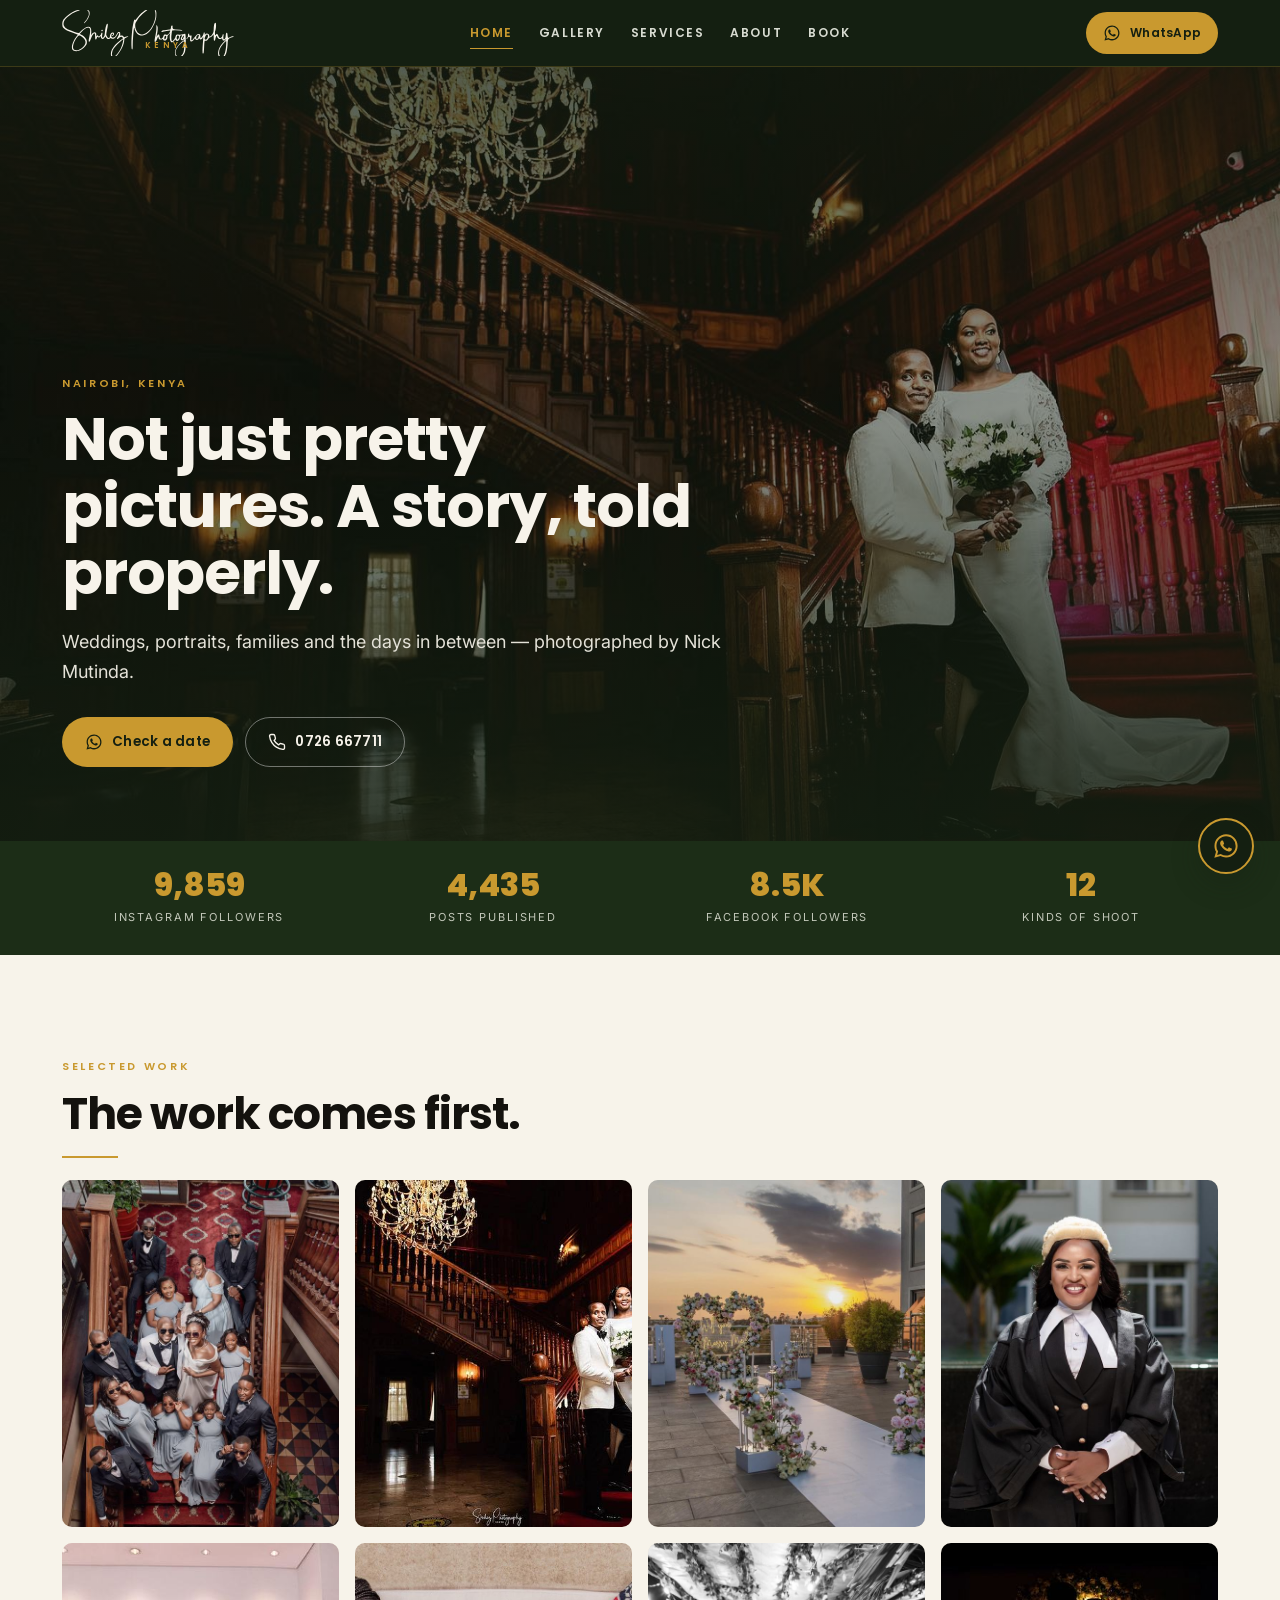
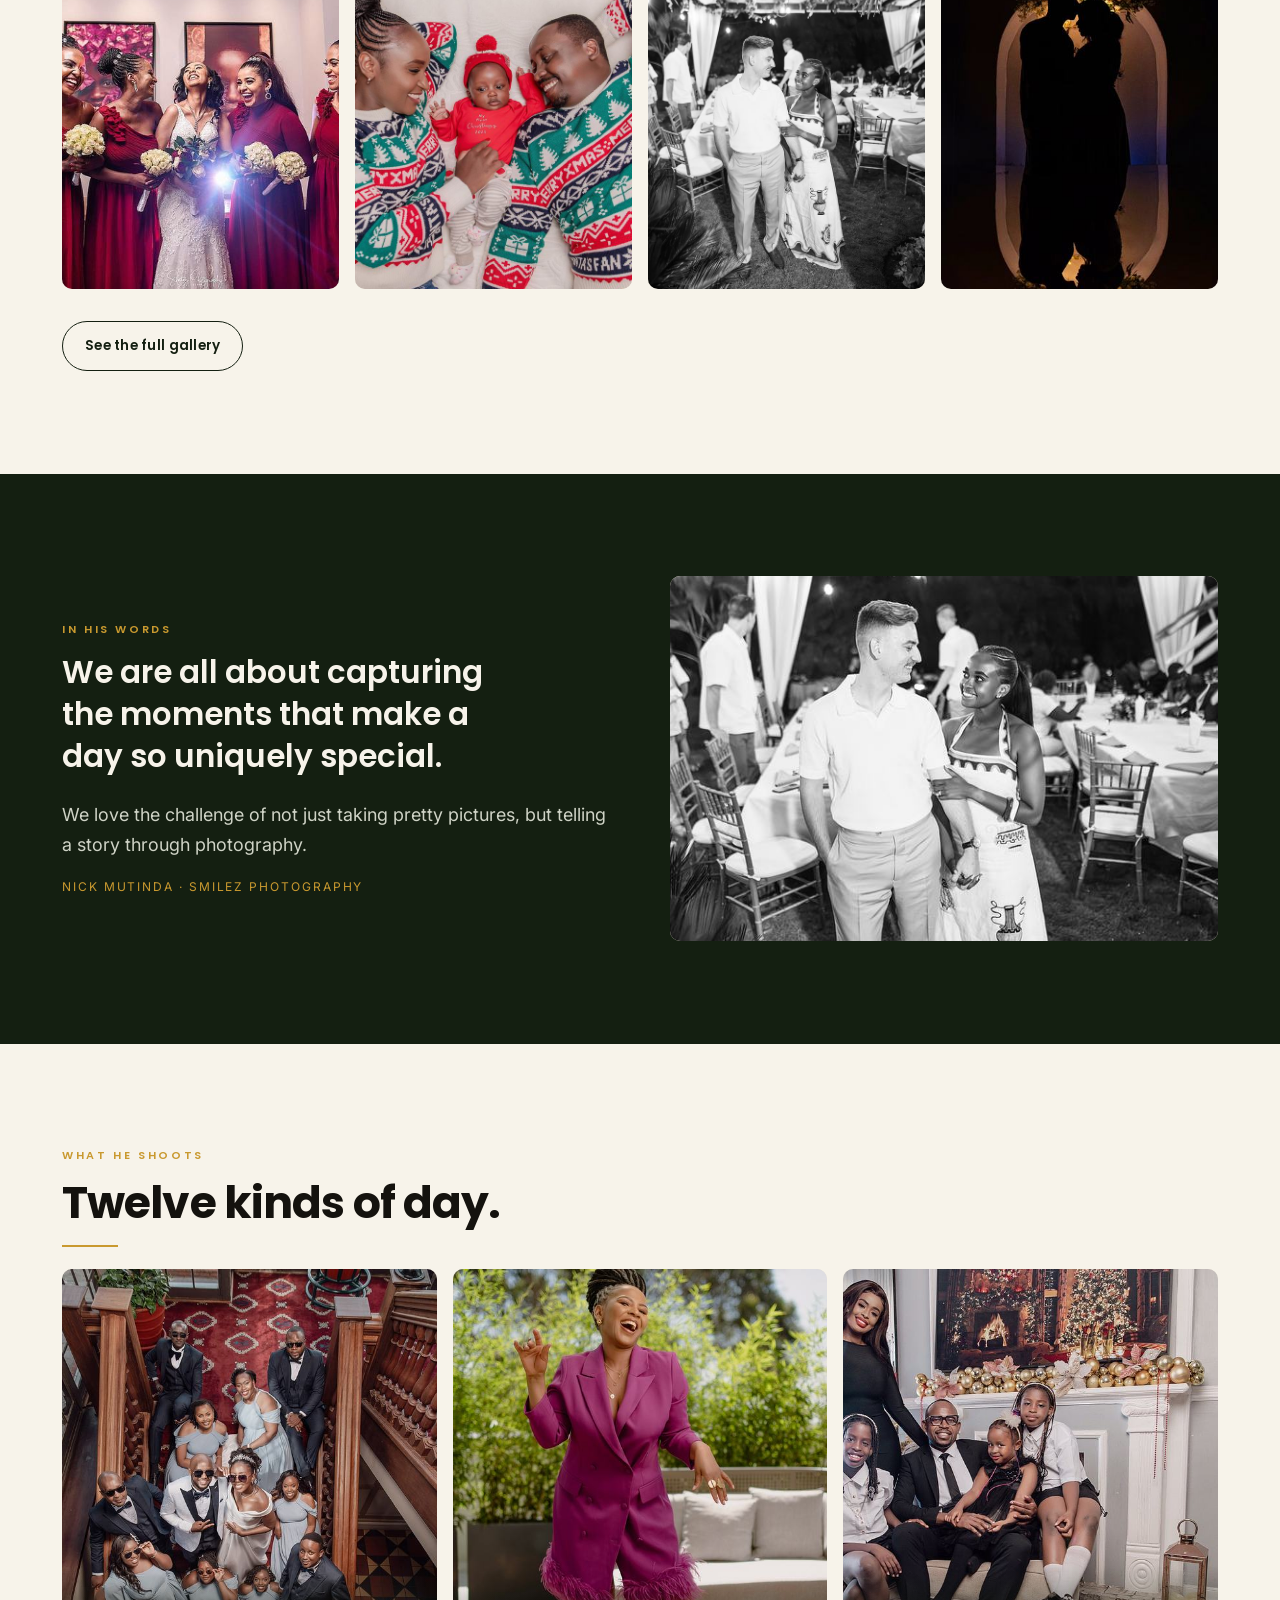
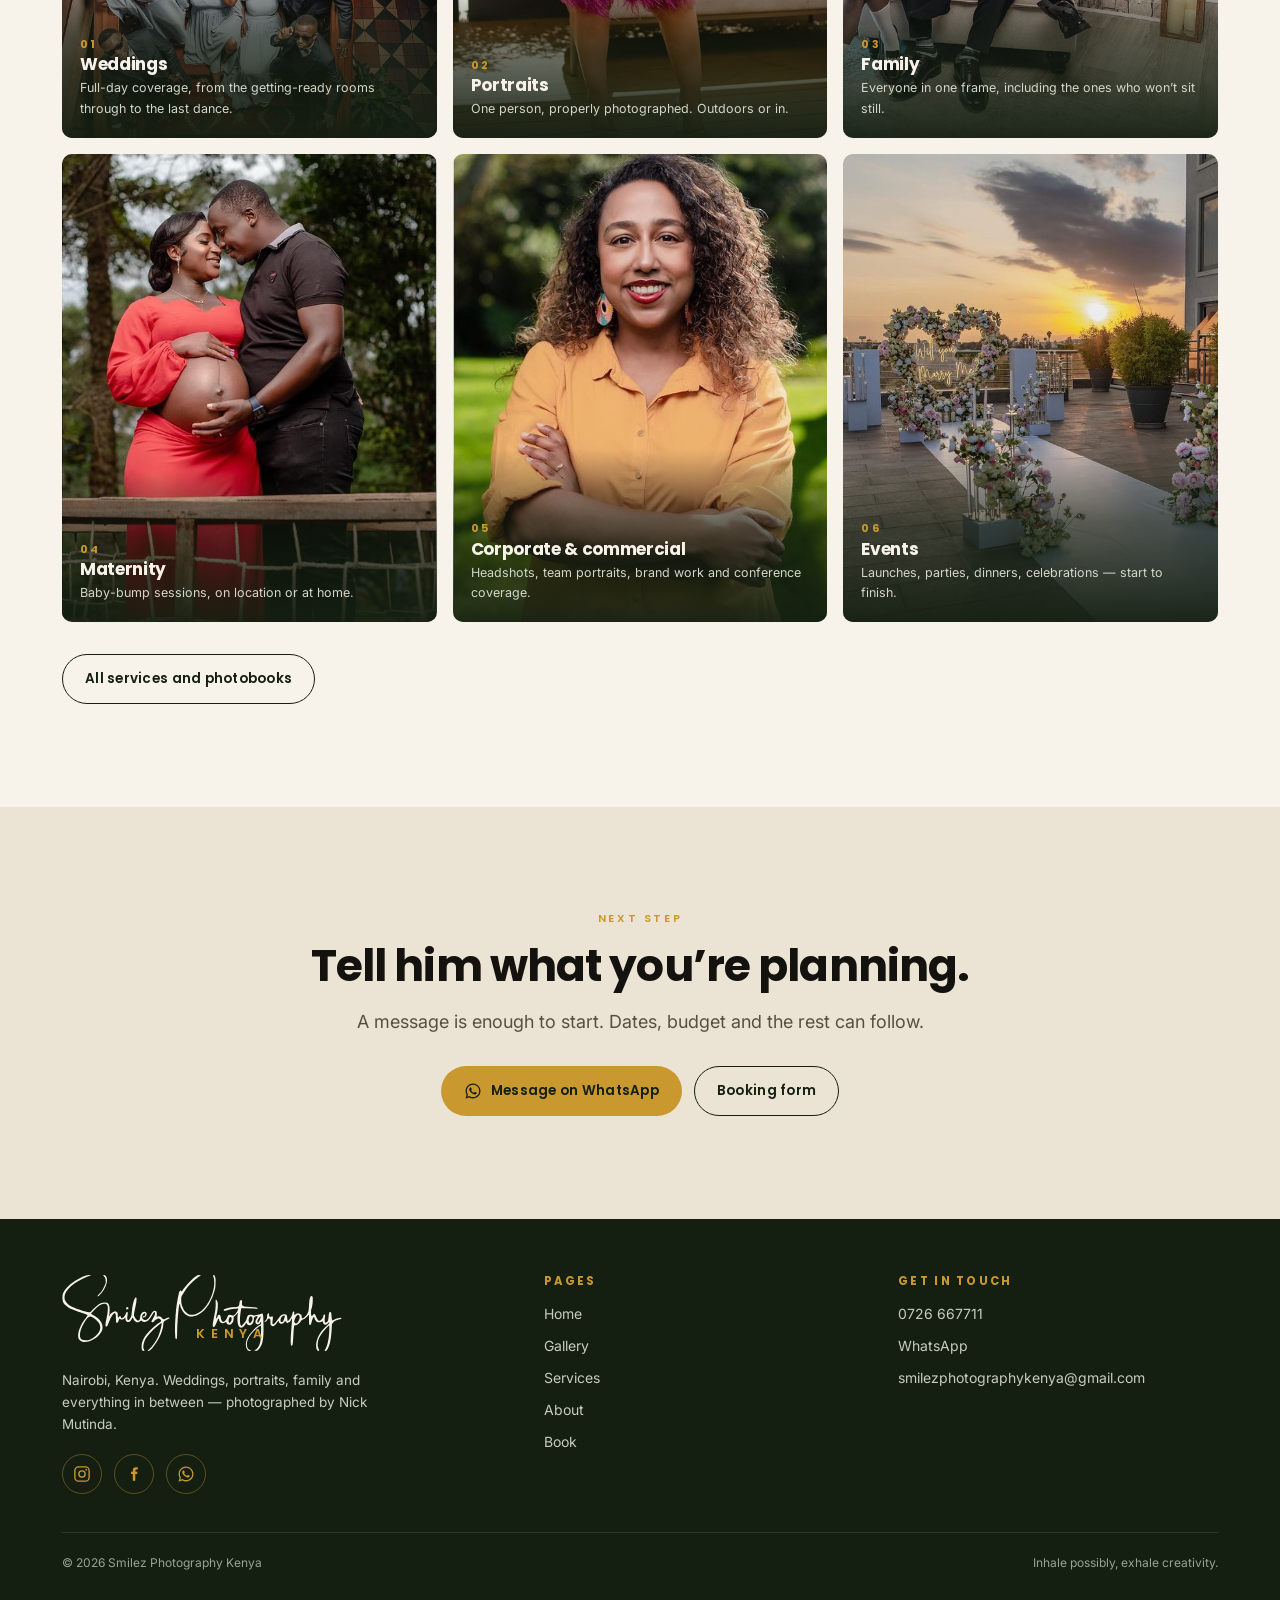
<file: index.html>
<!doctype html>
<html lang="en">
<head>
<meta charset="utf-8">
<meta name="viewport" content="width=device-width, initial-scale=1">
<title>Smilez Photography Kenya — Nairobi wedding &amp; portrait photographer</title>
<meta name="description" content="Nairobi photographer Nick Mutinda. Weddings, portraits, family, maternity, newborn, corporate and events. Telling a story through photography.">
<link rel="canonical" href="https://ignatius-kimeu.github.io/storyfront-smilez-photography/index.html">

<!-- Speculative demo. Nick hasn't signed off on this, and a pitch build must not
     start ranking for his business name or competing with whatever he ends up
     with. Delete this line (and robots.txt) the day it goes live for real. -->
<meta name="robots" content="noindex, nofollow">

<meta property="og:type" content="website">
<meta property="og:site_name" content="Smilez Photography Kenya">
<meta property="og:title" content="Smilez Photography Kenya — Nairobi wedding &amp; portrait photographer">
<meta property="og:description" content="Nairobi photographer Nick Mutinda. Weddings, portraits, family, maternity, newborn, corporate and events. Telling a story through photography.">
<meta property="og:url" content="https://ignatius-kimeu.github.io/storyfront-smilez-photography/index.html">
<meta property="og:image" content="https://ignatius-kimeu.github.io/storyfront-smilez-photography/og-image.jpg">
<meta property="og:image:width" content="1200">
<meta property="og:image:height" content="630">
<meta property="og:locale" content="en_KE">

<meta name="twitter:card" content="summary_large_image">
<meta name="twitter:title" content="Smilez Photography Kenya — Nairobi wedding &amp; portrait photographer">
<meta name="twitter:description" content="Nairobi photographer Nick Mutinda. Weddings, portraits, family, maternity, newborn, corporate and events. Telling a story through photography.">
<meta name="twitter:image" content="https://ignatius-kimeu.github.io/storyfront-smilez-photography/og-image.jpg">

<link rel="icon" href="favicon.ico" sizes="any">
<link rel="icon" href="images/mark.svg" type="image/svg+xml">
<link rel="apple-touch-icon" href="images/apple-touch-icon.png">
<meta name="theme-color" content="#141F11">

<link rel="preconnect" href="https://fonts.googleapis.com">
<link rel="preconnect" href="https://fonts.gstatic.com" crossorigin>
<link href="https://fonts.googleapis.com/css2?family=Inter:wght@400;500;600&family=Poppins:wght@600;700;800&display=swap" rel="stylesheet">
<link rel="stylesheet" href="assets/styles.css">
</head>
<body>
<a class="skip-link" href="#main">Skip to content</a>
<svg xmlns="http://www.w3.org/2000/svg" style="position:absolute;width:0;height:0;overflow:hidden" aria-hidden="true" focusable="false"><symbol id="wm-script" viewBox="0 0 535 145"><path fill="currentColor" fill-rule="evenodd" d="M39.33 3.17 Q46.33 0 51.16 0 Q56 0 55.66 0.5 Q55.33 1 51.66 2 Q48 3 39.5 7 Q31 11 24.16 16 Q17.33 21 12.83 26 Q8.33 31 6.67 34.5 Q5 38 4.83 41.5 Q4.67 45 5.33 47.34 Q6 49.67 8.5 52.67 Q11 55.67 13.84 57.67 Q16.67 59.67 21 61.67 Q25.33 63.67 39 68.34 Q52.67 73 55 70 Q57.33 67 63.5 61.5 Q69.67 56 73.67 54.16 Q77.67 52.33 81.34 52.33 Q85 52.33 86.5 53.16 Q88 54 89.5 56.66 Q91 59.33 91 66.33 Q91 73.33 90.34 76 Q89.67 78.67 90.17 78.67 Q90.67 78.67 91.34 77 Q92 75.33 94 73.16 Q96 71 99 70 Q102 69 103.66 70 Q105.33 71 106 72.16 Q106.67 73.33 106.67 77.5 Q106.67 81.67 107.17 81.84 Q107.67 82 108.5 80.5 Q109.33 79 110.5 78.5 Q111.67 78 112.34 80.16 Q113 82.33 114 82.66 Q115 83 116.5 81.84 Q118 80.67 119.34 78.84 Q120.67 77 121.34 75.66 Q122 74.33 122 73.16 Q122 72 123.34 71.16 Q124.67 70.33 125.34 71 Q126 71.67 125.34 75.34 Q124.67 79 124.67 81.66 Q124.67 84.33 125.34 85.5 Q126 86.67 126.66 86.67 Q127.33 86.67 129 84.67 Q130.67 82.67 131.83 79.84 Q133 77 133.5 69.34 Q134 61.67 135.5 55.34 Q137 49 138.33 46.16 Q139.67 43.33 140.67 43 Q141.67 42.67 142.17 43.34 Q142.67 44 142.33 48.5 Q142 53 139.5 64.34 Q137 75.67 137.67 78 Q138.33 80.33 140.83 83.66 Q143.33 87 144.83 87.16 Q146.33 87.33 147.67 86 Q149 84.67 149.17 81.5 Q149.33 78.33 150.17 76.33 Q151 74.33 152.17 73 Q153.33 71.67 155 70.84 Q156.67 70 158 70 Q159.33 70 160.5 71 Q161.67 72 161.83 74.34 Q162 76.67 160.17 78.84 Q158.33 81 156.83 81.16 Q155.33 81.33 154.83 81 Q154.33 80.67 154.33 80 Q154.33 79.33 154.83 79 Q155.33 78.67 156.17 78.84 Q157 79 157.67 78.34 Q158.33 77.67 158.83 76 Q159.33 74.33 158.83 73.66 Q158.33 73 157.67 73 Q157 73 155.5 74.5 Q154 76 153.5 77 Q153 78 153 80.16 Q153 82.33 154.5 84.16 Q156 86 158.17 86 Q160.33 86 162.33 84.84 Q164.33 83.67 165.67 82.17 Q167 80.67 169.67 76.17 Q172.33 71.67 173.5 70.34 Q174.67 69 175.5 68.66 Q176.33 68.33 177.5 68.33 Q178.67 68.33 179.83 69.33 Q181 70.33 181.17 73.5 Q181.33 76.67 180.83 78 Q180.33 79.33 181 79.66 Q181.67 80 182.33 79.5 Q183 79 184.33 79 Q185.67 79 187.17 79.5 Q188.67 80 190 81 Q191.33 82 192.33 83.84 Q193.33 85.67 197.67 83.5 Q202 81.33 204 81.33 Q206 81.33 205.83 82.16 Q205.67 83 202 84.66 Q198.33 86.33 196 88 Q193.67 89.67 193.67 92.34 Q193.67 95 192.83 99.84 Q192 104.67 189.5 111.34 Q187 118 182 126.33 Q177 134.67 172.33 139.83 Q167.67 145 165.67 145 Q163.67 145 163.67 144.67 Q163.67 144.33 167.17 141.33 Q170.67 138.33 175.67 131.33 Q180.67 124.33 183.83 117.33 Q187 110.33 188.83 102 Q190.67 93.67 190.5 92.84 Q190.33 92 189.5 92.16 Q188.67 92.33 183.67 96.33 Q178.67 100.33 175.83 103.16 Q173 106 168 111.34 Q163 116.67 160 121.5 Q157 126.33 156 132 Q155 137.67 155.5 139.67 Q156 141.67 157.17 143.33 Q158.33 145 156.17 145 Q154 145 153 143.33 Q152 141.67 152 135.83 Q152 130 155 123.84 Q158 117.67 161.5 113.34 Q165 109 169 105 Q173 101 178 96.84 Q183 92.67 186.17 90.67 Q189.33 88.67 189.33 87.67 Q189.33 86.67 188.33 85.5 Q187.33 84.33 186.33 83.83 Q185.33 83.33 184 83.33 Q182.67 83.33 180 84.83 Q177.33 86.33 176 88.16 Q174.67 90 173.33 90.16 Q172 90.33 171.5 90 Q171 89.67 170.83 89 Q170.67 88.33 173.83 83 Q177 77.67 177.5 75.67 Q178 73.67 177.83 72.67 Q177.67 71.67 177.33 71.34 Q177 71 176 71.34 Q175 71.67 171.5 77.84 Q168 84 165.17 86.5 Q162.33 89 159.5 89.5 Q156.67 90 155.17 89.5 Q153.67 89 152.83 88 Q152 87 151.17 87 Q150.33 87 149.17 88.34 Q148 89.67 145.83 90.17 Q143.67 90.67 141.83 89.84 Q140 89 138.5 87.34 Q137 85.67 136.33 83.67 Q135.67 81.67 135 81.67 Q134.33 81.67 133.5 83.67 Q132.67 85.67 131.17 87.34 Q129.67 89 128.67 89.5 Q127.67 90 126.17 90 Q124.67 90 123.34 89 Q122 88 121.5 86.16 Q121 84.33 121.16 82.66 Q121.33 81 121 81 Q120.67 81 119.34 82.5 Q118 84 116.66 84.66 Q115.33 85.33 113.66 85.16 Q112 85 111.34 84 Q110.67 83 110.17 83 Q109.67 83 108.5 86.5 Q107.33 90 106.33 90.84 Q105.33 91.67 104.66 91.5 Q104 91.33 103.5 90.5 Q103 89.67 103 82.5 Q103 75.33 102.16 74 Q101.33 72.67 100.5 72.67 Q99.67 72.67 96.5 76.5 Q93.33 80.33 90.16 88.83 Q87 97.33 85.66 98.16 Q84.33 99 83.66 98.5 Q83 98 83 94.84 Q83 91.67 85 83.34 Q87 75 87.34 68.34 Q87.67 61.67 87.34 60 Q87 58.33 85.66 56.83 Q84.33 55.33 83.16 55 Q82 54.67 80 54.84 Q78 55 76.16 55.66 Q74.33 56.33 70.66 58.83 Q67 61.33 61.16 67.33 Q55.33 73.33 55.33 74 Q55.33 74.67 57.5 75.5 Q59.67 76.33 63.34 78.66 Q67 81 69.16 83 Q71.33 85 73.66 88.34 Q76 91.67 76.84 94.84 Q77.67 98 77.34 101.66 Q77 105.33 76.5 105.83 Q76 106.33 76 107.16 Q76 108 72 113 Q68 118 62.84 121.5 Q57.67 125 52.5 126.5 Q47.33 128 43.83 128 Q40.33 128 37.66 127 Q35 126 33.5 124.34 Q32 122.67 31.5 121.34 Q31 120 30.84 116.5 Q30.67 113 31.34 109.66 Q32 106.33 34.5 100.5 Q37 94.67 39.5 90.5 Q42 86.33 45.5 82 Q49 77.67 49 77 Q49 76.33 36 71.83 Q23 67.33 19.16 65.66 Q15.33 64 11.5 61.5 Q7.67 59 5.67 57 Q3.67 55 2.33 52.66 Q1 50.33 0.83 44.33 Q0.67 38.33 2 35 Q3.33 31.67 5.17 29 Q7 26.33 11.84 21.5 Q16.67 16.67 24.5 11.5 Q32.33 6.33 39.33 3.17 Z M475 41 Q476 40 476.84 40 Q477.67 40 478.17 40.5 Q478.67 41 479 42.66 Q479.33 44.33 479.16 49.66 Q479 55 478 59.5 Q477 64 476.34 65.34 Q475.67 66.67 475.84 73.5 Q476 80.33 478.5 77.16 Q481 74 482.16 74 Q483.33 74 485.66 79.66 Q488 85.33 489.5 86.33 Q491 87.33 492.16 87.33 Q493.33 87.33 495.33 85.66 Q497.33 84 498.16 82.34 Q499 80.67 499.34 78.17 Q499.67 75.67 501 75.34 Q502.33 75 502.66 76.16 Q503 77.33 502.5 79.66 Q502 82 502 85.5 Q502 89 502.16 89.66 Q502.33 90.33 503.33 91 Q504.33 91.67 506.16 89.84 Q508 88 508.5 86.34 Q509 84.67 509.5 78.84 Q510 73 510.5 72 Q511 71 512 70.66 Q513 70.33 513.84 71.33 Q514.67 72.33 515.17 80.33 Q515.67 88.33 518 86.66 Q520.33 85 523.66 83.66 Q527 82.33 530.34 82 Q533.67 81.67 534 82.17 Q534.33 82.67 534 83.34 Q533.67 84 528.84 85.16 Q524 86.33 519.84 89 Q515.67 91.67 515.5 99.34 Q515.33 107 514.16 116.66 Q513 126.33 511.84 130.66 Q510.67 135 508.34 140 Q506 145 503.84 145 Q501.67 145 501.67 144.67 Q501.67 144.33 503.5 141.33 Q505.33 138.33 507.16 131.83 Q509 125.33 509.84 118 Q510.67 110.67 510.84 103.5 Q511 96.33 510.34 96.33 Q509.67 96.33 504.34 102.16 Q499 108 496.16 112.16 Q493.33 116.33 492 119.16 Q490.67 122 490 123.84 Q489.33 125.67 488.83 130 Q488.33 134.33 488.83 136.83 Q489.33 139.33 490.83 142.17 Q492.33 145 490.16 145 Q488 145 486.84 142.17 Q485.67 139.33 485.5 135.33 Q485.33 131.33 486.66 126 Q488 120.67 490.5 116 Q493 111.33 496.66 106.66 Q500.33 102 505.5 97.34 Q510.67 92.67 510.84 91.67 Q511 90.67 510.16 90.84 Q509.33 91 507.33 93 Q505.33 95 503.33 95 Q501.33 95 500.16 93.84 Q499 92.67 498.66 90.17 Q498.33 87.67 496.83 88.84 Q495.33 90 492.33 90.16 Q489.33 90.33 487.83 89.66 Q486.33 89 484.66 86.84 Q483 84.67 482.5 82.5 Q482 80.33 481.34 80.16 Q480.67 80 479.34 82.66 Q478 85.33 477 90 Q476 94.67 475 95.17 Q474 95.67 473 95.34 Q472 95 472 85.66 Q472 76.33 471.34 76.16 Q470.67 76 470 77.34 Q469.33 78.67 467.5 80.5 Q465.67 82.33 463.5 83.66 Q461.33 85 459.5 85.34 Q457.67 85.67 456.5 87.84 Q455.33 90 453.16 92.34 Q451 94.67 448.5 95.5 Q446 96.33 444.5 95.83 Q443 95.33 442.16 114.33 Q441.33 133.33 440.16 134.33 Q439 135.33 438 135 Q437 134.67 437 125.83 Q437 117 438.5 99.66 Q440 82.33 439.16 83 Q438.33 83.67 437.5 86 Q436.67 88.33 434.5 90 Q432.33 91.67 430.66 91.5 Q429 91.33 428.16 89.66 Q427.33 88 426.66 87.84 Q426 87.67 425.84 88.5 Q425.67 89.33 424.17 90.83 Q422.67 92.33 421.5 92.83 Q420.33 93.33 418.83 93.33 Q417.33 93.33 416 92.16 Q414.67 91 414.34 90.5 Q414 90 414.16 89 Q414.33 88 413.83 87.66 Q413.33 87.33 411 91 Q408.67 94.67 406.34 96.34 Q404 98 402.34 97.84 Q400.67 97.67 399.34 96.17 Q398 94.67 398.34 89 Q398.67 83.33 396.17 83.16 Q393.67 83 392.67 85 Q391.67 87 390.17 88.5 Q388.67 90 387.84 90 Q387 90 387 89.16 Q387 88.33 388.16 87.5 Q389.33 86.67 390.66 84.5 Q392 82.33 391.84 79.66 Q391.67 77 392.67 74.84 Q393.67 72.67 394.84 73 Q396 73.33 395.66 75.5 Q395.33 77.67 396 78.67 Q396.67 79.67 397.67 79.84 Q398.67 80 400.5 79.5 Q402.33 79 402.83 79.5 Q403.33 80 402.66 85.66 Q402 91.33 402 92 Q402 92.67 402.66 93.5 Q403.33 94.33 404 94.16 Q404.67 94 406.34 92.34 Q408 90.67 412.5 84.5 Q417 78.33 419.34 76.66 Q421.67 75 424.17 75 Q426.67 75 428.34 75.66 Q430 76.33 430.34 81.33 Q430.67 86.33 430.84 87 Q431 87.67 431.66 87.84 Q432.33 88 435 84.34 Q437.67 80.67 439 77.67 Q440.33 74.67 440.66 72.67 Q441 70.67 441.5 70.17 Q442 69.67 442.5 69.67 Q443 69.67 443.5 70.34 Q444 71 444 74 Q444 77 444.5 77 Q445 77 445.5 76 Q446 75 447.66 74 Q449.33 73 451.16 73 Q453 73 455 74.34 Q457 75.67 457.5 76.67 Q458 77.67 458 80.17 Q458 82.67 458.84 82.84 Q459.67 83 460.67 82.5 Q461.67 82 464.17 79.84 Q466.67 77.67 469.17 73.34 Q471.67 69 471.84 61.84 Q472 54.67 472.5 50.84 Q473 47 473.5 44.5 Q474 42 475 41 Z M293.66 55.34 Q293.33 47 294 47 Q294.67 47 295.84 48.66 Q297 50.33 297.5 53.16 Q298 56 297.5 62.84 Q297 69.67 295.16 77 Q293.33 84.33 294.5 83.33 Q295.67 82.33 296.84 79.66 Q298 77 298.66 76.5 Q299.33 76 300.5 76 Q301.67 76 302.34 77.34 Q303 78.67 303.66 82.84 Q304.33 87 306 88.34 Q307.67 89.67 309.17 89.17 Q310.67 88.67 312.34 87 Q314 85.33 315.34 81.83 Q316.67 78.33 317.67 77 Q318.67 75.67 319.84 76.17 Q321 76.67 322.5 76.5 Q324 76.33 325.16 77.16 Q326.33 78 327.83 77.34 Q329.33 76.67 331 75 Q332.67 73.33 335 69.16 Q337.33 65 337 64.34 Q336.67 63.67 330.67 64.34 Q324.67 65 320.67 65.84 Q316.67 66.67 314.17 67.67 Q311.67 68.67 310.5 68.5 Q309.33 68.33 309 67.16 Q308.67 66 310.5 65 Q312.33 64 315.33 63.34 Q318.33 62.67 324.16 61.84 Q330 61 333.66 61 Q337.33 61 338.16 58.16 Q339 55.33 339.16 52.83 Q339.33 50.33 340.33 49.16 Q341.33 48 342.33 48 Q343.33 48 343.83 48.66 Q344.33 49.33 343.83 55 Q343.33 60.67 352.5 60.84 Q361.67 61 366.84 61.66 Q372 62.33 373.16 63 Q374.33 63.67 374 64.34 Q373.67 65 366.84 64.16 Q360 63.33 351.5 63.33 Q343 63.33 342.66 63.66 Q342.33 64 341.16 72.16 Q340 80.33 340 85 Q340 89.67 340.5 92.67 Q341 95.67 341.66 96.5 Q342.33 97.33 343 97.33 Q343.67 97.33 347 93.33 Q350.33 89.33 351.16 88 Q352 86.67 353 82.84 Q354 79 355 77.66 Q356 76.33 359.66 76.16 Q363.33 76 364.16 76.66 Q365 77.33 365.84 77.33 Q366.67 77.33 372 76.5 Q377.33 75.67 379.5 74.5 Q381.67 73.33 383.17 73.66 Q384.67 74 385 93.66 Q385.33 113.33 384.16 121.16 Q383 129 381.84 132.33 Q380.67 135.67 377.84 139.5 Q375 143.33 374.16 143.67 Q373.33 144 373.16 144.5 Q373 145 369.5 144.83 Q366 144.67 368.84 143.33 Q371.67 142 373.17 140 Q374.67 138 376.17 135.5 Q377.67 133 378.84 127.84 Q380 122.67 380.34 109.84 Q380.67 97 379.84 97 Q379 97 376.66 98.5 Q374.33 100 368.83 105 Q363.33 110 360.83 113.5 Q358.33 117 356.5 120.66 Q354.67 124.33 354 126.83 Q353.33 129.33 353.33 132.33 Q353.33 135.33 353.83 137.17 Q354.33 139 355.66 140.83 Q357 142.67 359 143.5 Q361 144.33 361 144.67 Q361 145 358.5 145 Q356 145 354.84 143.67 Q353.67 142.33 352.84 140.67 Q352 139 351.5 135.17 Q351 131.33 352 126.83 Q353 122.33 356.34 117 Q359.67 111.67 364.67 106.34 Q369.67 101 372.34 99 Q375 97 377.66 95.66 Q380.33 94.33 380.33 92.16 Q380.33 90 379.83 90 Q379.33 90 378.5 91.5 Q377.67 93 376.17 93.84 Q374.67 94.67 373 94.34 Q371.33 94 370.5 92.84 Q369.67 91.67 369.67 89.84 Q369.67 88 370.17 86.5 Q370.67 85 372.84 81.5 Q375 78 370.84 78.66 Q366.67 79.33 366.67 83.5 Q366.67 87.67 365.5 90.17 Q364.33 92.67 363 94 Q361.67 95.33 360.5 95.83 Q359.33 96.33 357.66 96.16 Q356 96 354.5 94.66 Q353 93.33 353 92.5 Q353 91.67 352.16 91.5 Q351.33 91.33 351 92.5 Q350.67 93.67 349.34 95.5 Q348 97.33 346.5 98.66 Q345 100 343.34 100.5 Q341.67 101 339.84 100 Q338 99 336.84 96 Q335.67 93 335.34 88.5 Q335 84 335.34 79.5 Q335.67 75 336.17 74 Q336.67 73 336.34 72.5 Q336 72 333.5 75 Q331 78 329.34 79 Q327.67 80 327.84 82.84 Q328 85.67 327.5 87.5 Q327 89.33 326 91 Q325 92.67 323.66 93.84 Q322.33 95 319.5 95 Q316.67 95 315.34 93.34 Q314 91.67 314 90.5 Q314 89.33 311.5 90.83 Q309 92.33 306.16 92 Q303.33 91.67 302 90 Q300.67 88.33 300.34 86 Q300 83.67 299.34 83.34 Q298.67 83 295.84 89.84 Q293 96.67 292 97.84 Q291 99 290 99.16 Q289 99.33 288.5 99 Q288 98.67 288 95.34 Q288 92 291 77.84 Q294 63.67 293.66 55.34 Z M258.5 0.5 Q258.67 0 262.17 0 Q265.67 0 265.5 0.5 Q265.33 1 260.66 4 Q256 7 250.17 12.5 Q244.33 18 240.83 22.16 Q237.33 26.33 233.5 32.33 Q229.67 38.33 228.83 40.33 Q228 42.33 227.83 44.5 Q227.67 46.67 227.83 50.17 Q228 53.67 228.67 56.17 Q229.33 58.67 230.83 62.17 Q232.33 65.67 233.67 67.67 Q235 69.67 237.33 71.84 Q239.67 74 241.67 75 Q243.67 76 247 76.16 Q250.33 76.33 253.5 75.66 Q256.67 75 261.84 71.84 Q267 68.67 272 63 Q277 57.33 277.5 56 Q278 54.67 279.34 53 Q280.67 51.33 283.84 44.33 Q287 37.33 288.5 31.33 Q290 25.33 290.5 21.5 Q291 17.67 290.84 12.34 Q290.67 7 289.34 3.5 Q288 0 289.66 0 Q291.33 0 292.16 2.33 Q293 4.67 293.34 7.83 Q293.67 11 293.34 17.5 Q293 24 292.5 26.5 Q292 29 289.5 36.5 Q287 44 286.5 44.34 Q286 44.67 284 49.34 Q282 54 280 56.66 Q278 59.33 275.34 63 Q272.67 66.67 268 70.67 Q263.33 74.67 258.16 76.84 Q253 79 249 79.16 Q245 79.33 242.33 78.66 Q239.67 78 236.83 76 Q234 74 231 69.84 Q228 65.67 226.83 62.34 Q225.67 59 225.67 57.34 Q225.67 55.67 225 55.5 Q224.33 55.33 223.67 58.66 Q223 62 221.5 79.5 Q220 97 220 108.66 Q220 120.33 219.33 121.5 Q218.67 122.67 218.17 122.67 Q217.67 122.67 217 121.5 Q216.33 120.33 216 110.16 Q215.67 100 216.33 88 Q217 76 218 65.84 Q219 55.67 221.33 43.84 Q223.67 32 224.67 30.84 Q225.67 29.67 226.67 29.84 Q227.67 30 227.83 30.66 Q228 31.33 228.5 31.5 Q229 31.67 231 28.34 Q233 25 237.5 19.84 Q242 14.67 246.5 10.34 Q251 6 254.66 3.5 Q258.33 1 258.5 0.5 Z M55.84 79.66 Q52 78 48.16 82.84 Q44.33 87.67 41.16 93.34 Q38 99 36.34 103.84 Q34.67 108.67 34.34 113.17 Q34 117.67 35 119.84 Q36 122 37.84 123.34 Q39.67 124.67 44.34 124.84 Q49 125 51.34 124.16 Q53.67 123.33 57.5 121.16 Q61.33 119 64.66 116 Q68 113 70 110 Q72 107 72.66 103.5 Q73.33 100 72.66 96.84 Q72 93.67 69.84 90.67 Q67.67 87.67 63.67 84.5 Q59.67 81.33 55.84 79.66 Z M79.84 2.17 Q77.67 0 79.84 0 Q82 0 83.16 1.5 Q84.33 3 85.16 5 Q86 7 86 11 Q86 15 83.5 20.84 Q81 26.67 78 30.84 Q75 35 72.34 37.84 Q69.67 40.67 68.84 40.84 Q68 41 68 40.16 Q68 39.33 70.5 37 Q73 34.67 75 32 Q77 29.33 80 23.33 Q83 17.33 83.34 15.33 Q83.67 13.33 83.34 10 Q83 6.67 82.5 5.5 Q82 4.33 79.84 2.17 Z M451.33 76.16 Q450.33 76 448.83 77.16 Q447.33 78.33 445.33 83 Q443.33 87.67 443.83 89.5 Q444.33 91.33 445.66 92.16 Q447 93 447.66 92.84 Q448.33 92.67 449.83 91.17 Q451.33 89.67 452.83 86.34 Q454.33 83 454.16 80.66 Q454 78.33 453.16 77.33 Q452.33 76.33 451.33 76.16 Z M424.5 77.33 Q423.67 77.33 422.5 77.66 Q421.33 78 419.66 80.16 Q418 82.33 417.66 85.16 Q417.33 88 418 89 Q418.67 90 419.17 90 Q419.67 90 420.34 90 Q421 90 422 88.84 Q423 87.67 424.16 84.5 Q425.33 81.33 425.66 79.83 Q426 78.33 425.66 77.83 Q425.33 77.33 424.5 77.33 Z M360.67 79 Q359.67 79 359.17 79.16 Q358.67 79.33 357.84 81.16 Q357 83 356.66 85.34 Q356.33 87.67 357.16 89.84 Q358 92 358.84 92.16 Q359.67 92.33 359.84 92 Q360 91.67 361.5 89.84 Q363 88 363.5 86.5 Q364 85 364 83 Q364 81 362.84 80 Q361.67 79 360.67 79 Z M379.5 79.17 Q379 78.67 376.66 81.84 Q374.33 85 373.66 87.16 Q373 89.33 373.5 90.16 Q374 91 374.66 90.84 Q375.33 90.67 376.5 88.67 Q377.67 86.67 378.84 83.17 Q380 79.67 379.5 79.17 Z M321.66 80.16 Q320.33 80 319.33 82.66 Q318.33 85.33 318.33 87.66 Q318.33 90 319 90.84 Q319.67 91.67 320.5 91.17 Q321.33 90.67 322.66 88.67 Q324 86.67 324.16 84.34 Q324.33 82 323.66 81.16 Q323 80.33 321.66 80.16 Z M123.16 62.16 Q124 61 124.84 61.16 Q125.67 61.33 126.34 62.16 Q127 63 126.84 63.84 Q126.67 64.67 125.84 65.17 Q125 65.67 124.34 65.84 Q123.67 66 123 65.34 Q122.33 64.67 122.33 64 Q122.33 63.33 123.16 62.16 Z"/></symbol></svg>
<div id="splash" aria-hidden="true"><div class="wordmark wordmark--md"><svg viewBox="0 0 535 145" role="img" aria-label="Smilez Photography Kenya"><use href="#wm-script"/></svg><span class="kenya" aria-hidden="true">KENYA</span></div></div>
<header class="site-header">
  <div class="container header-inner">
    <a class="brand" href="index.html" aria-label="Smilez Photography Kenya — home"><span class="wordmark wordmark--sm"><svg viewBox="0 0 535 145" role="img" aria-label="Smilez Photography Kenya"><use href="#wm-script"/></svg><span class="kenya" aria-hidden="true">KENYA</span></span></a>
    <nav class="nav" id="nav" aria-label="Main"><a href="index.html" aria-current="page">Home</a><a href="gallery.html">Gallery</a><a href="services.html">Services</a><a href="about.html">About</a><a href="contact.html">Book</a></nav>
    <div class="header-cta">
      <a class="btn btn--wa btn--sm" href="https://wa.me/254726667711?text=Hi%20Smilez%20Photography%2C%20I%20saw%20your%20website%20and%20I%E2%80%99d%20like%20to%20ask%20about%20a%20shoot." target="_blank" rel="noopener"><svg viewBox="0 0 24 24" fill="currentColor" aria-hidden="true"><path d="M12.04 2C6.58 2 2.13 6.45 2.13 11.91c0 1.75.46 3.45 1.32 4.95L2 22l5.25-1.38a9.9 9.9 0 0 0 4.79 1.22h.01c5.46 0 9.91-4.45 9.91-9.91 0-2.65-1.03-5.14-2.9-7.01A9.82 9.82 0 0 0 12.04 2Zm0 18.15h-.01a8.2 8.2 0 0 1-4.19-1.15l-.3-.18-3.12.82.83-3.04-.2-.31a8.19 8.19 0 0 1-1.26-4.38c0-4.54 3.7-8.23 8.25-8.23 2.2 0 4.27.86 5.83 2.42a8.18 8.18 0 0 1 2.41 5.82c0 4.54-3.7 8.23-8.24 8.23Zm4.52-6.16c-.25-.12-1.47-.72-1.69-.81-.23-.08-.39-.12-.56.13-.16.24-.64.8-.79.97-.14.16-.29.18-.54.06-.25-.13-1.05-.39-2-1.23-.74-.66-1.24-1.47-1.38-1.72-.15-.25-.02-.38.11-.5.11-.11.25-.29.37-.44.13-.15.17-.25.25-.41.08-.17.04-.31-.02-.44-.06-.12-.56-1.35-.77-1.85-.2-.48-.4-.42-.56-.43h-.47c-.17 0-.44.06-.67.31-.23.25-.87.85-.87 2.07 0 1.22.89 2.4 1.02 2.56.12.17 1.75 2.67 4.23 3.74.59.26 1.05.41 1.41.52.59.19 1.13.16 1.56.1.47-.07 1.47-.6 1.68-1.18.21-.58.21-1.08.14-1.18-.06-.11-.22-.17-.47-.29Z"/></svg><span>WhatsApp</span></a>
      <button class="nav-toggle" id="nav-toggle" type="button" aria-expanded="false" aria-controls="nav" aria-label="Menu"><span></span></button>
    </div>
  </div>
</header>
<main id="main">
<section class="hero">
  <div class="hero-media">
    <img src="images/full/smilez-17.jpg" alt="Bride and groom on the red-carpeted staircase" width="1440" height="1014" fetchpriority="high">
  </div>
  <div class="container hero-inner">
    <p class="eyebrow">Nairobi, Kenya</p>
    <h1 class="h-xl">Not just pretty pictures. A story, told properly.</h1>
    <p class="lede">Weddings, portraits, families and the days in between — photographed by Nick Mutinda.</p>
    <div class="hero-actions">
      <a class="btn btn--wa" href="https://wa.me/254726667711?text=Hi%20Smilez%20Photography%2C%20I%E2%80%99d%20like%20to%20check%20your%20availability%20for%20a%20shoot." target="_blank" rel="noopener"><svg viewBox="0 0 24 24" fill="currentColor" aria-hidden="true"><path d="M12.04 2C6.58 2 2.13 6.45 2.13 11.91c0 1.75.46 3.45 1.32 4.95L2 22l5.25-1.38a9.9 9.9 0 0 0 4.79 1.22h.01c5.46 0 9.91-4.45 9.91-9.91 0-2.65-1.03-5.14-2.9-7.01A9.82 9.82 0 0 0 12.04 2Zm0 18.15h-.01a8.2 8.2 0 0 1-4.19-1.15l-.3-.18-3.12.82.83-3.04-.2-.31a8.19 8.19 0 0 1-1.26-4.38c0-4.54 3.7-8.23 8.25-8.23 2.2 0 4.27.86 5.83 2.42a8.18 8.18 0 0 1 2.41 5.82c0 4.54-3.7 8.23-8.24 8.23Zm4.52-6.16c-.25-.12-1.47-.72-1.69-.81-.23-.08-.39-.12-.56.13-.16.24-.64.8-.79.97-.14.16-.29.18-.54.06-.25-.13-1.05-.39-2-1.23-.74-.66-1.24-1.47-1.38-1.72-.15-.25-.02-.38.11-.5.11-.11.25-.29.37-.44.13-.15.17-.25.25-.41.08-.17.04-.31-.02-.44-.06-.12-.56-1.35-.77-1.85-.2-.48-.4-.42-.56-.43h-.47c-.17 0-.44.06-.67.31-.23.25-.87.85-.87 2.07 0 1.22.89 2.4 1.02 2.56.12.17 1.75 2.67 4.23 3.74.59.26 1.05.41 1.41.52.59.19 1.13.16 1.56.1.47-.07 1.47-.6 1.68-1.18.21-.58.21-1.08.14-1.18-.06-.11-.22-.17-.47-.29Z"/></svg><span>Check a date</span></a>
      <a class="btn btn--call" href="tel:+254726667711"><svg viewBox="0 0 24 24" fill="none" stroke="currentColor" stroke-width="1.8" stroke-linecap="round" stroke-linejoin="round" aria-hidden="true"><path d="M22 16.9v3a2 2 0 0 1-2.2 2 19.8 19.8 0 0 1-8.6-3.1 19.5 19.5 0 0 1-6-6A19.8 19.8 0 0 1 2.1 4.2 2 2 0 0 1 4.1 2h3a2 2 0 0 1 2 1.7c.1 1 .4 1.9.7 2.8a2 2 0 0 1-.5 2.1L8.1 9.9a16 16 0 0 0 6 6l1.3-1.2a2 2 0 0 1 2.1-.5c.9.3 1.8.6 2.8.7a2 2 0 0 1 1.7 2Z"/></svg><span>0726 667711</span></a>
    </div>
  </div>
</section>

<!-- Social proof is follower counts and the work itself. There is no Google
     Business listing for this business -- verified across several query
     variants -- so there is deliberately no rating, no review count and no
     testimonials block anywhere on this site. Don't add one. -->
<section class="stats">
  <div class="container">
    <div class="stats-grid">
      <div class="stat"><b>9,859</b><span>Instagram followers</span></div>
      <div class="stat"><b>4,435</b><span>Posts published</span></div>
      <div class="stat"><b>8.5K</b><span>Facebook followers</span></div>
      <div class="stat"><b>12</b><span>Kinds of shoot</span></div>
    </div>
  </div>
</section>

<section class="section">
  <div class="container">
    <p class="eyebrow reveal">Selected work</p>
    <h2 class="h-lg reveal">The work comes first.</h2>
    <div class="rule reveal"></div>
    <div class="grid grid--4" style="margin-top:8px"><a class="tile reveal d0" href="gallery.html"><span class="ph ph--45"><img src="images/thumb/smilez-07.jpg" alt="The wedding party gathered on the staircase, shot from above" loading="lazy" width="720" height="900"></span></a><a class="tile reveal d1" href="gallery.html"><span class="ph ph--45"><img src="images/thumb/smilez-17.jpg" alt="Bride and groom on the red-carpeted staircase beneath the chandelier" loading="lazy" width="720" height="900"></span></a><a class="tile reveal d2" href="gallery.html"><span class="ph ph--45"><img src="images/thumb/smilez-25.jpg" alt="A rooftop proposal set up for sunset" loading="lazy" width="720" height="900"></span></a><a class="tile reveal d3" href="gallery.html"><span class="ph ph--45"><img src="images/thumb/smilez-20.jpg" alt="Newly admitted advocate, in wig and gown" loading="lazy" width="720" height="900"></span></a><a class="tile reveal d0" href="gallery.html"><span class="ph ph--45"><img src="images/thumb/smilez-18.jpg" alt="The bride laughing with her bridesmaids in deep red" loading="lazy" width="720" height="900"></span></a><a class="tile reveal d1" href="gallery.html"><span class="ph ph--45"><img src="images/thumb/smilez-36.jpg" alt="A first Christmas, all three of them on the blanket" loading="lazy" width="720" height="900"></span></a><a class="tile reveal d2" href="gallery.html"><span class="ph ph--45"><img src="images/thumb/smilez-08.jpg" alt="Reception, in black and white" loading="lazy" width="720" height="900"></span></a><a class="tile reveal d3" href="gallery.html"><span class="ph ph--45"><img src="images/thumb/smilez-37.jpg" alt="A couple backlit in the archway" loading="lazy" width="720" height="900"></span></a></div>
    <p style="margin-top:32px"><a class="btn btn--ghost reveal" href="gallery.html">See the full gallery</a></p>
  </div>
</section>

<section class="section panel-green">
  <div class="container">
    <div class="split">
      <div>
        <p class="eyebrow reveal">In his words</p>
        <p class="quote reveal">We are all about capturing the moments that make a day so uniquely special.</p>
        <p class="lede reveal d1" style="margin-top:22px">We love the challenge of not just taking pretty pictures, but telling a story through photography.</p>
        <p class="quote-attrib reveal d2">Nick Mutinda · Smilez Photography</p>
      </div>
      <div class="reveal d1">
        <span class="ph ph--32"><img src="images/thumb/smilez-08.jpg" alt="Reception, in black and white" loading="lazy" width="720" height="480"></span>
      </div>
    </div>
  </div>
</section>

<section class="section">
  <div class="container">
    <p class="eyebrow reveal">What he shoots</p>
    <h2 class="h-lg reveal">Twelve kinds of day.</h2>
    <div class="rule reveal"></div>
    <div class="grid grid--3" style="margin-top:8px"><a class="svc reveal" href="gallery.html"><span class="ph ph--45"><img src="images/thumb/smilez-07.jpg" alt="Weddings" loading="lazy" width="720" height="900"></span><span class="svc-body"><span class="svc-num">01</span><h3>Weddings</h3><p>Full-day coverage, from the getting-ready rooms through to the last dance.</p></span></a><a class="svc reveal" href="gallery.html"><span class="ph ph--45"><img src="images/thumb/smilez-03.jpg" alt="Portraits" loading="lazy" width="720" height="900"></span><span class="svc-body"><span class="svc-num">02</span><h3>Portraits</h3><p>One person, properly photographed. Outdoors or in.</p></span></a><a class="svc reveal" href="gallery.html"><span class="ph ph--45"><img src="images/thumb/smilez-33.jpg" alt="Family" loading="lazy" width="720" height="900"></span><span class="svc-body"><span class="svc-num">03</span><h3>Family</h3><p>Everyone in one frame, including the ones who won’t sit still.</p></span></a><a class="svc reveal" href="gallery.html"><span class="ph ph--45"><img src="images/thumb/smilez-24.jpg" alt="Maternity" loading="lazy" width="720" height="900"></span><span class="svc-body"><span class="svc-num">04</span><h3>Maternity</h3><p>Baby-bump sessions, on location or at home.</p></span></a><a class="svc reveal" href="gallery.html"><span class="ph ph--45"><img src="images/thumb/smilez-28.jpg" alt="Corporate and commercial" loading="lazy" width="720" height="900"></span><span class="svc-body"><span class="svc-num">05</span><h3>Corporate &amp; commercial</h3><p>Headshots, team portraits, brand work and conference coverage.</p></span></a><a class="svc reveal" href="gallery.html"><span class="ph ph--45"><img src="images/thumb/smilez-25.jpg" alt="Events" loading="lazy" width="720" height="900"></span><span class="svc-body"><span class="svc-num">06</span><h3>Events</h3><p>Launches, parties, dinners, celebrations — start to finish.</p></span></a></div>
    <p style="margin-top:32px"><a class="btn btn--ghost reveal" href="services.html">All services and photobooks</a></p>
  </div>
</section>

<section class="section panel-warm">
  <div class="container" style="text-align:center">
    <p class="eyebrow reveal">Next step</p>
    <h2 class="h-lg reveal">Tell him what you’re planning.</h2>
    <p class="lede reveal d1" style="margin-left:auto;margin-right:auto;margin-top:16px">A message is enough to start. Dates, budget and the rest can follow.</p>
    <div class="hero-actions reveal d2" style="justify-content:center">
      <a class="btn btn--wa" href="https://wa.me/254726667711?text=Hi%20Smilez%20Photography%2C%20I%E2%80%99d%20like%20to%20book%20a%20shoot.%20Here%E2%80%99s%20what%20I%20have%20in%20mind%3A" target="_blank" rel="noopener"><svg viewBox="0 0 24 24" fill="currentColor" aria-hidden="true"><path d="M12.04 2C6.58 2 2.13 6.45 2.13 11.91c0 1.75.46 3.45 1.32 4.95L2 22l5.25-1.38a9.9 9.9 0 0 0 4.79 1.22h.01c5.46 0 9.91-4.45 9.91-9.91 0-2.65-1.03-5.14-2.9-7.01A9.82 9.82 0 0 0 12.04 2Zm0 18.15h-.01a8.2 8.2 0 0 1-4.19-1.15l-.3-.18-3.12.82.83-3.04-.2-.31a8.19 8.19 0 0 1-1.26-4.38c0-4.54 3.7-8.23 8.25-8.23 2.2 0 4.27.86 5.83 2.42a8.18 8.18 0 0 1 2.41 5.82c0 4.54-3.7 8.23-8.24 8.23Zm4.52-6.16c-.25-.12-1.47-.72-1.69-.81-.23-.08-.39-.12-.56.13-.16.24-.64.8-.79.97-.14.16-.29.18-.54.06-.25-.13-1.05-.39-2-1.23-.74-.66-1.24-1.47-1.38-1.72-.15-.25-.02-.38.11-.5.11-.11.25-.29.37-.44.13-.15.17-.25.25-.41.08-.17.04-.31-.02-.44-.06-.12-.56-1.35-.77-1.85-.2-.48-.4-.42-.56-.43h-.47c-.17 0-.44.06-.67.31-.23.25-.87.85-.87 2.07 0 1.22.89 2.4 1.02 2.56.12.17 1.75 2.67 4.23 3.74.59.26 1.05.41 1.41.52.59.19 1.13.16 1.56.1.47-.07 1.47-.6 1.68-1.18.21-.58.21-1.08.14-1.18-.06-.11-.22-.17-.47-.29Z"/></svg><span>Message on WhatsApp</span></a>
      <a class="btn btn--ghost" href="contact.html">Booking form</a>
    </div>
  </div>
</section>
</main>
<a class="wa-float" href="https://wa.me/254726667711?text=Hi%20Smilez%20Photography%2C%20I%20saw%20your%20website%20and%20I%E2%80%99d%20like%20to%20ask%20about%20a%20shoot." target="_blank" rel="noopener" aria-label="Chat with Smilez Photography on WhatsApp"><svg viewBox="0 0 24 24" fill="currentColor" aria-hidden="true"><path d="M12.04 2C6.58 2 2.13 6.45 2.13 11.91c0 1.75.46 3.45 1.32 4.95L2 22l5.25-1.38a9.9 9.9 0 0 0 4.79 1.22h.01c5.46 0 9.91-4.45 9.91-9.91 0-2.65-1.03-5.14-2.9-7.01A9.82 9.82 0 0 0 12.04 2Zm0 18.15h-.01a8.2 8.2 0 0 1-4.19-1.15l-.3-.18-3.12.82.83-3.04-.2-.31a8.19 8.19 0 0 1-1.26-4.38c0-4.54 3.7-8.23 8.25-8.23 2.2 0 4.27.86 5.83 2.42a8.18 8.18 0 0 1 2.41 5.82c0 4.54-3.7 8.23-8.24 8.23Zm4.52-6.16c-.25-.12-1.47-.72-1.69-.81-.23-.08-.39-.12-.56.13-.16.24-.64.8-.79.97-.14.16-.29.18-.54.06-.25-.13-1.05-.39-2-1.23-.74-.66-1.24-1.47-1.38-1.72-.15-.25-.02-.38.11-.5.11-.11.25-.29.37-.44.13-.15.17-.25.25-.41.08-.17.04-.31-.02-.44-.06-.12-.56-1.35-.77-1.85-.2-.48-.4-.42-.56-.43h-.47c-.17 0-.44.06-.67.31-.23.25-.87.85-.87 2.07 0 1.22.89 2.4 1.02 2.56.12.17 1.75 2.67 4.23 3.74.59.26 1.05.41 1.41.52.59.19 1.13.16 1.56.1.47-.07 1.47-.6 1.68-1.18.21-.58.21-1.08.14-1.18-.06-.11-.22-.17-.47-.29Z"/></svg></a>
<footer class="site-footer">
  <div class="container">
    <div class="footer-grid">
      <div class="footer-brand">
        <div class="wordmark wordmark--md"><svg viewBox="0 0 535 145" role="img" aria-label="Smilez Photography Kenya"><use href="#wm-script"/></svg><span class="kenya" aria-hidden="true">KENYA</span></div>
        <p>Nairobi, Kenya. Weddings, portraits, family and everything in between — photographed by Nick Mutinda.</p>
        <div class="socials">
          <a href="https://instagram.com/smilez_photography_kenya" target="_blank" rel="noopener" aria-label="Instagram"><svg viewBox="0 0 24 24" fill="none" stroke="currentColor" stroke-width="1.8" aria-hidden="true"><rect x="2.5" y="2.5" width="19" height="19" rx="5"/><circle cx="12" cy="12" r="4.2"/><circle cx="17.6" cy="6.4" r="1.2" fill="currentColor" stroke="none"/></svg></a>
          <a href="https://facebook.com/Smilezphotographykenya" target="_blank" rel="noopener" aria-label="Facebook"><svg viewBox="0 0 24 24" fill="currentColor" aria-hidden="true"><path d="M14 9V7.2c0-.8.2-1.2 1.4-1.2H17V3.1C16.6 3 15.6 3 14.5 3 12 3 10.4 4.5 10.4 7v2H8v3h2.4v9h3.3v-9h2.5l.4-3H14Z"/></svg></a>
          <a href="https://wa.me/254726667711?text=Hi%20Smilez%20Photography%2C%20I%20saw%20your%20website%20and%20I%E2%80%99d%20like%20to%20ask%20about%20a%20shoot." target="_blank" rel="noopener" aria-label="WhatsApp"><svg viewBox="0 0 24 24" fill="currentColor" aria-hidden="true"><path d="M12.04 2C6.58 2 2.13 6.45 2.13 11.91c0 1.75.46 3.45 1.32 4.95L2 22l5.25-1.38a9.9 9.9 0 0 0 4.79 1.22h.01c5.46 0 9.91-4.45 9.91-9.91 0-2.65-1.03-5.14-2.9-7.01A9.82 9.82 0 0 0 12.04 2Zm0 18.15h-.01a8.2 8.2 0 0 1-4.19-1.15l-.3-.18-3.12.82.83-3.04-.2-.31a8.19 8.19 0 0 1-1.26-4.38c0-4.54 3.7-8.23 8.25-8.23 2.2 0 4.27.86 5.83 2.42a8.18 8.18 0 0 1 2.41 5.82c0 4.54-3.7 8.23-8.24 8.23Zm4.52-6.16c-.25-.12-1.47-.72-1.69-.81-.23-.08-.39-.12-.56.13-.16.24-.64.8-.79.97-.14.16-.29.18-.54.06-.25-.13-1.05-.39-2-1.23-.74-.66-1.24-1.47-1.38-1.72-.15-.25-.02-.38.11-.5.11-.11.25-.29.37-.44.13-.15.17-.25.25-.41.08-.17.04-.31-.02-.44-.06-.12-.56-1.35-.77-1.85-.2-.48-.4-.42-.56-.43h-.47c-.17 0-.44.06-.67.31-.23.25-.87.85-.87 2.07 0 1.22.89 2.4 1.02 2.56.12.17 1.75 2.67 4.23 3.74.59.26 1.05.41 1.41.52.59.19 1.13.16 1.56.1.47-.07 1.47-.6 1.68-1.18.21-.58.21-1.08.14-1.18-.06-.11-.22-.17-.47-.29Z"/></svg></a>
        </div>
      </div>
      <div>
        <h4>Pages</h4>
        <div class="footer-links"><a href="index.html">Home</a><a href="gallery.html">Gallery</a><a href="services.html">Services</a><a href="about.html">About</a><a href="contact.html">Book</a></div>
      </div>
      <div>
        <h4>Get in touch</h4>
        <div class="footer-links">
          <a href="tel:+254726667711">0726 667711</a>
          <a href="https://wa.me/254726667711?text=Hi%20Smilez%20Photography%2C%20I%20saw%20your%20website%20and%20I%E2%80%99d%20like%20to%20ask%20about%20a%20shoot." target="_blank" rel="noopener">WhatsApp</a>
          <a href="mailto:smilezphotographykenya@gmail.com">smilezphotographykenya@gmail.com</a>
        </div>
      </div>
    </div>
    <div class="colophon">
      <span>&copy; <span data-year>2026</span> Smilez Photography Kenya</span>
      <span>Inhale possibly, exhale creativity.</span>
    </div>
  </div>
</footer>
<script src="assets/site.js" defer></script>
</body>
</html>
</file>
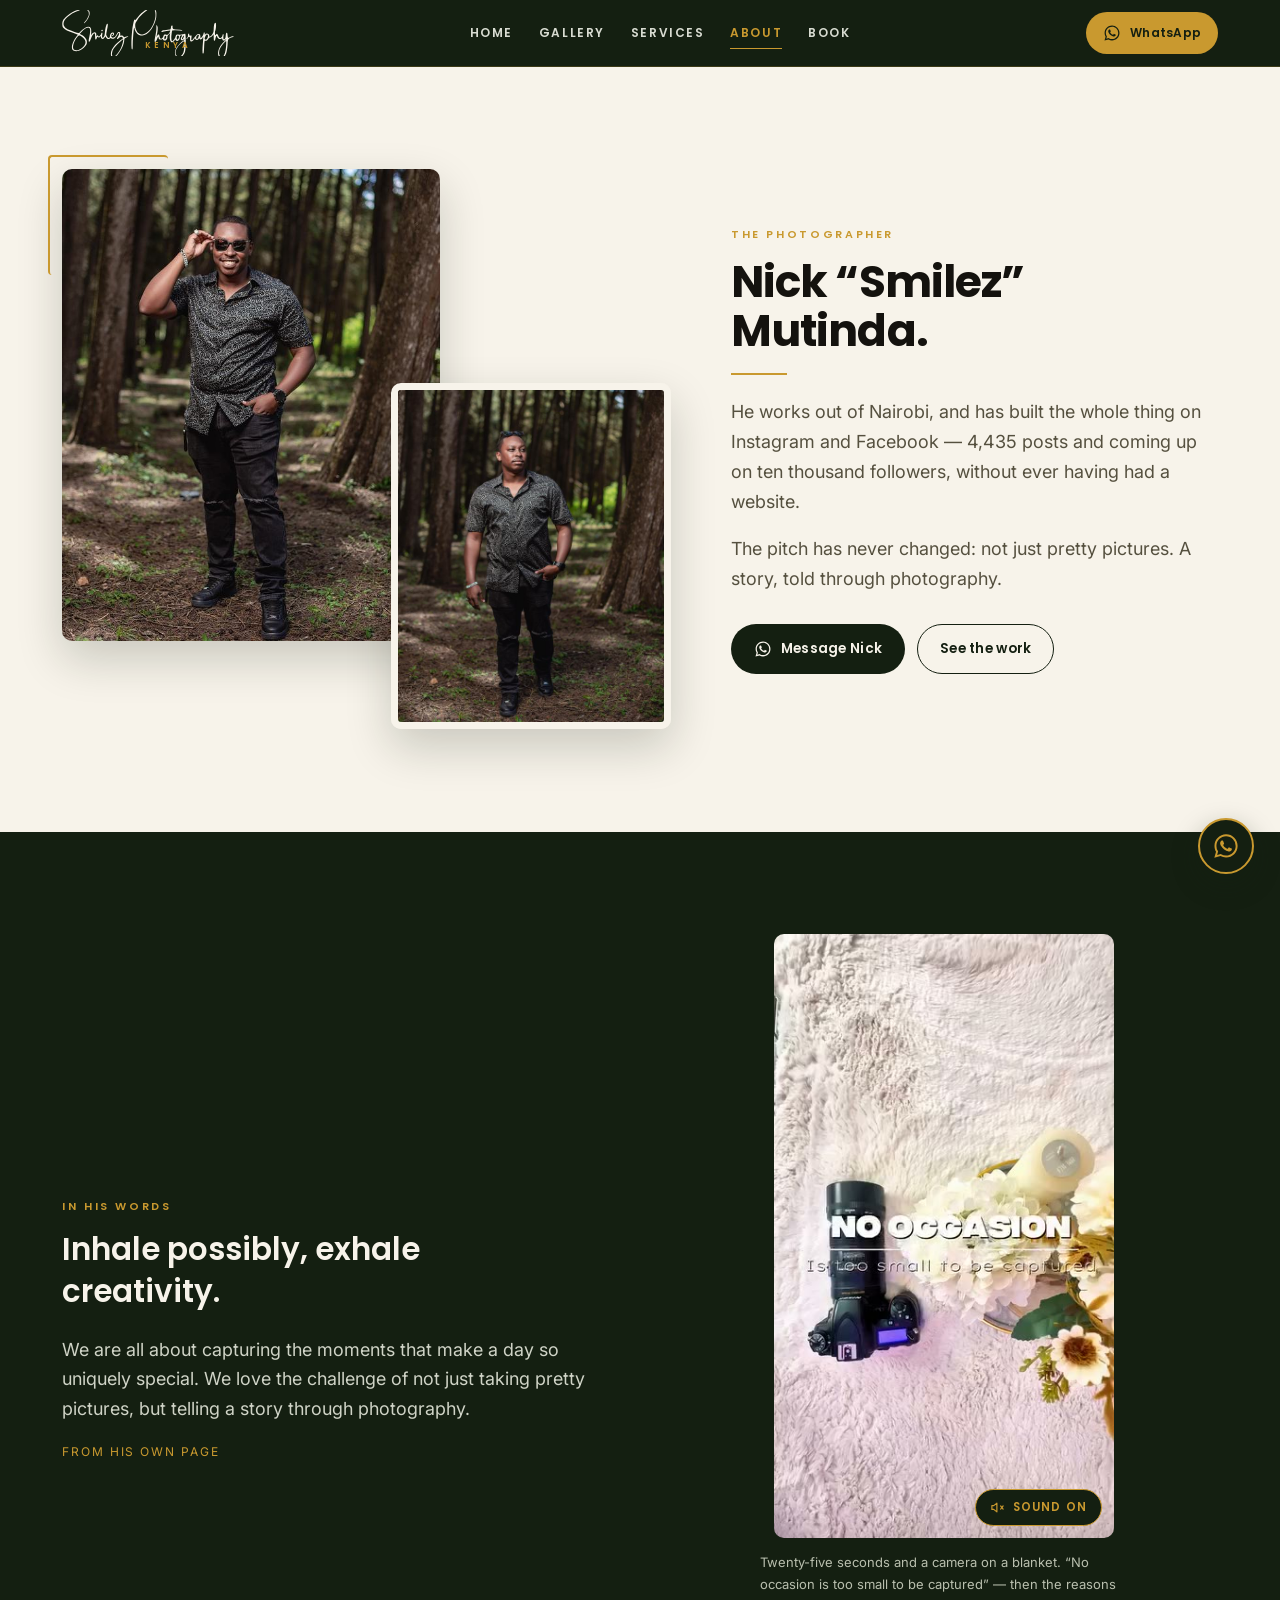
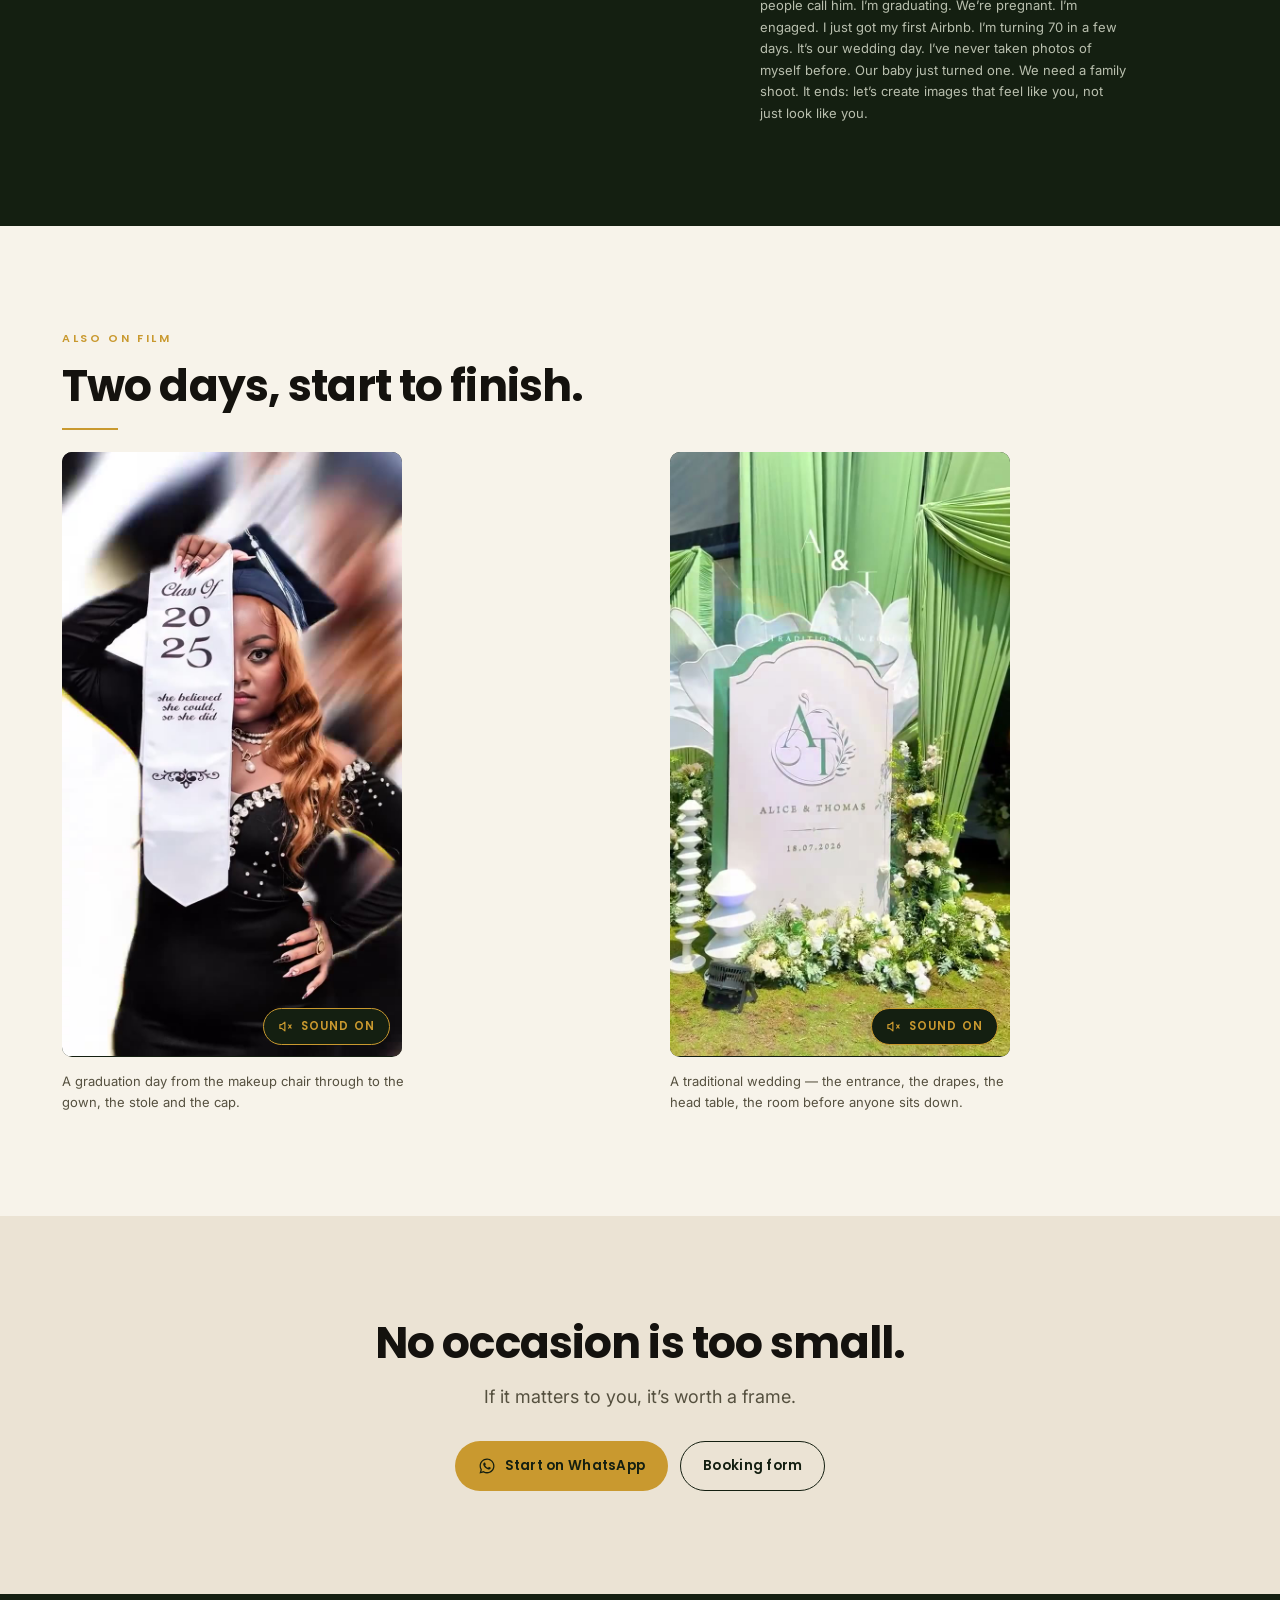
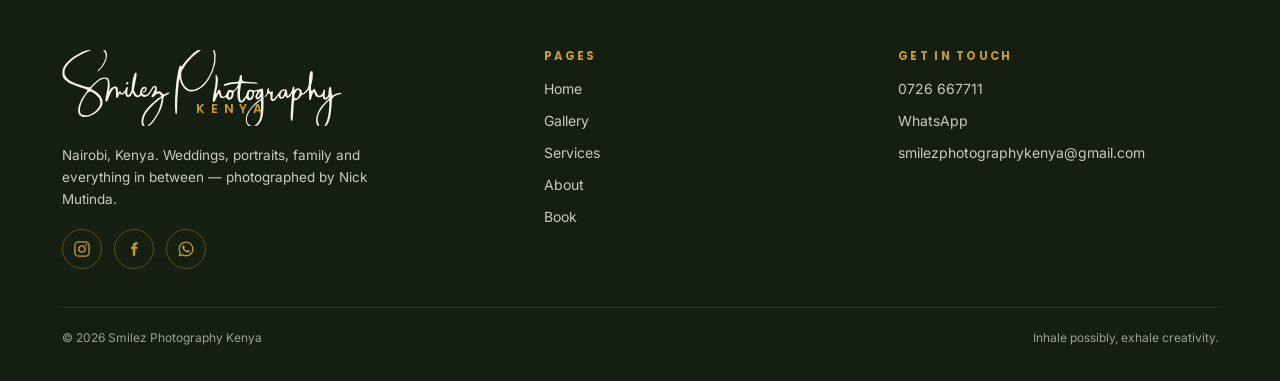
<file: about.html>
<!doctype html>
<html lang="en">
<head>
<meta charset="utf-8">
<meta name="viewport" content="width=device-width, initial-scale=1">
<title>About Nick Mutinda — Smilez Photography Kenya</title>
<meta name="description" content="Nick “Smilez” Mutinda photographs weddings, portraits and family life in Nairobi. No occasion is too small to capture.">
<link rel="canonical" href="https://ignatius-kimeu.github.io/storyfront-smilez-photography/about.html">

<!-- Speculative demo. Nick hasn't signed off on this, and a pitch build must not
     start ranking for his business name or competing with whatever he ends up
     with. Delete this line (and robots.txt) the day it goes live for real. -->
<meta name="robots" content="noindex, nofollow">

<meta property="og:type" content="website">
<meta property="og:site_name" content="Smilez Photography Kenya">
<meta property="og:title" content="About Nick Mutinda — Smilez Photography Kenya">
<meta property="og:description" content="Nick “Smilez” Mutinda photographs weddings, portraits and family life in Nairobi. No occasion is too small to capture.">
<meta property="og:url" content="https://ignatius-kimeu.github.io/storyfront-smilez-photography/about.html">
<meta property="og:image" content="https://ignatius-kimeu.github.io/storyfront-smilez-photography/og-image.jpg">
<meta property="og:image:width" content="1200">
<meta property="og:image:height" content="630">
<meta property="og:locale" content="en_KE">

<meta name="twitter:card" content="summary_large_image">
<meta name="twitter:title" content="About Nick Mutinda — Smilez Photography Kenya">
<meta name="twitter:description" content="Nick “Smilez” Mutinda photographs weddings, portraits and family life in Nairobi. No occasion is too small to capture.">
<meta name="twitter:image" content="https://ignatius-kimeu.github.io/storyfront-smilez-photography/og-image.jpg">

<link rel="icon" href="favicon.ico" sizes="any">
<link rel="icon" href="images/mark.svg" type="image/svg+xml">
<link rel="apple-touch-icon" href="images/apple-touch-icon.png">
<meta name="theme-color" content="#141F11">

<link rel="preconnect" href="https://fonts.googleapis.com">
<link rel="preconnect" href="https://fonts.gstatic.com" crossorigin>
<link href="https://fonts.googleapis.com/css2?family=Inter:wght@400;500;600&family=Poppins:wght@600;700;800&display=swap" rel="stylesheet">
<link rel="stylesheet" href="assets/styles.css">
</head>
<body>
<a class="skip-link" href="#main">Skip to content</a>
<svg xmlns="http://www.w3.org/2000/svg" style="position:absolute;width:0;height:0;overflow:hidden" aria-hidden="true" focusable="false"><symbol id="wm-script" viewBox="0 0 535 145"><path fill="currentColor" fill-rule="evenodd" d="M39.33 3.17 Q46.33 0 51.16 0 Q56 0 55.66 0.5 Q55.33 1 51.66 2 Q48 3 39.5 7 Q31 11 24.16 16 Q17.33 21 12.83 26 Q8.33 31 6.67 34.5 Q5 38 4.83 41.5 Q4.67 45 5.33 47.34 Q6 49.67 8.5 52.67 Q11 55.67 13.84 57.67 Q16.67 59.67 21 61.67 Q25.33 63.67 39 68.34 Q52.67 73 55 70 Q57.33 67 63.5 61.5 Q69.67 56 73.67 54.16 Q77.67 52.33 81.34 52.33 Q85 52.33 86.5 53.16 Q88 54 89.5 56.66 Q91 59.33 91 66.33 Q91 73.33 90.34 76 Q89.67 78.67 90.17 78.67 Q90.67 78.67 91.34 77 Q92 75.33 94 73.16 Q96 71 99 70 Q102 69 103.66 70 Q105.33 71 106 72.16 Q106.67 73.33 106.67 77.5 Q106.67 81.67 107.17 81.84 Q107.67 82 108.5 80.5 Q109.33 79 110.5 78.5 Q111.67 78 112.34 80.16 Q113 82.33 114 82.66 Q115 83 116.5 81.84 Q118 80.67 119.34 78.84 Q120.67 77 121.34 75.66 Q122 74.33 122 73.16 Q122 72 123.34 71.16 Q124.67 70.33 125.34 71 Q126 71.67 125.34 75.34 Q124.67 79 124.67 81.66 Q124.67 84.33 125.34 85.5 Q126 86.67 126.66 86.67 Q127.33 86.67 129 84.67 Q130.67 82.67 131.83 79.84 Q133 77 133.5 69.34 Q134 61.67 135.5 55.34 Q137 49 138.33 46.16 Q139.67 43.33 140.67 43 Q141.67 42.67 142.17 43.34 Q142.67 44 142.33 48.5 Q142 53 139.5 64.34 Q137 75.67 137.67 78 Q138.33 80.33 140.83 83.66 Q143.33 87 144.83 87.16 Q146.33 87.33 147.67 86 Q149 84.67 149.17 81.5 Q149.33 78.33 150.17 76.33 Q151 74.33 152.17 73 Q153.33 71.67 155 70.84 Q156.67 70 158 70 Q159.33 70 160.5 71 Q161.67 72 161.83 74.34 Q162 76.67 160.17 78.84 Q158.33 81 156.83 81.16 Q155.33 81.33 154.83 81 Q154.33 80.67 154.33 80 Q154.33 79.33 154.83 79 Q155.33 78.67 156.17 78.84 Q157 79 157.67 78.34 Q158.33 77.67 158.83 76 Q159.33 74.33 158.83 73.66 Q158.33 73 157.67 73 Q157 73 155.5 74.5 Q154 76 153.5 77 Q153 78 153 80.16 Q153 82.33 154.5 84.16 Q156 86 158.17 86 Q160.33 86 162.33 84.84 Q164.33 83.67 165.67 82.17 Q167 80.67 169.67 76.17 Q172.33 71.67 173.5 70.34 Q174.67 69 175.5 68.66 Q176.33 68.33 177.5 68.33 Q178.67 68.33 179.83 69.33 Q181 70.33 181.17 73.5 Q181.33 76.67 180.83 78 Q180.33 79.33 181 79.66 Q181.67 80 182.33 79.5 Q183 79 184.33 79 Q185.67 79 187.17 79.5 Q188.67 80 190 81 Q191.33 82 192.33 83.84 Q193.33 85.67 197.67 83.5 Q202 81.33 204 81.33 Q206 81.33 205.83 82.16 Q205.67 83 202 84.66 Q198.33 86.33 196 88 Q193.67 89.67 193.67 92.34 Q193.67 95 192.83 99.84 Q192 104.67 189.5 111.34 Q187 118 182 126.33 Q177 134.67 172.33 139.83 Q167.67 145 165.67 145 Q163.67 145 163.67 144.67 Q163.67 144.33 167.17 141.33 Q170.67 138.33 175.67 131.33 Q180.67 124.33 183.83 117.33 Q187 110.33 188.83 102 Q190.67 93.67 190.5 92.84 Q190.33 92 189.5 92.16 Q188.67 92.33 183.67 96.33 Q178.67 100.33 175.83 103.16 Q173 106 168 111.34 Q163 116.67 160 121.5 Q157 126.33 156 132 Q155 137.67 155.5 139.67 Q156 141.67 157.17 143.33 Q158.33 145 156.17 145 Q154 145 153 143.33 Q152 141.67 152 135.83 Q152 130 155 123.84 Q158 117.67 161.5 113.34 Q165 109 169 105 Q173 101 178 96.84 Q183 92.67 186.17 90.67 Q189.33 88.67 189.33 87.67 Q189.33 86.67 188.33 85.5 Q187.33 84.33 186.33 83.83 Q185.33 83.33 184 83.33 Q182.67 83.33 180 84.83 Q177.33 86.33 176 88.16 Q174.67 90 173.33 90.16 Q172 90.33 171.5 90 Q171 89.67 170.83 89 Q170.67 88.33 173.83 83 Q177 77.67 177.5 75.67 Q178 73.67 177.83 72.67 Q177.67 71.67 177.33 71.34 Q177 71 176 71.34 Q175 71.67 171.5 77.84 Q168 84 165.17 86.5 Q162.33 89 159.5 89.5 Q156.67 90 155.17 89.5 Q153.67 89 152.83 88 Q152 87 151.17 87 Q150.33 87 149.17 88.34 Q148 89.67 145.83 90.17 Q143.67 90.67 141.83 89.84 Q140 89 138.5 87.34 Q137 85.67 136.33 83.67 Q135.67 81.67 135 81.67 Q134.33 81.67 133.5 83.67 Q132.67 85.67 131.17 87.34 Q129.67 89 128.67 89.5 Q127.67 90 126.17 90 Q124.67 90 123.34 89 Q122 88 121.5 86.16 Q121 84.33 121.16 82.66 Q121.33 81 121 81 Q120.67 81 119.34 82.5 Q118 84 116.66 84.66 Q115.33 85.33 113.66 85.16 Q112 85 111.34 84 Q110.67 83 110.17 83 Q109.67 83 108.5 86.5 Q107.33 90 106.33 90.84 Q105.33 91.67 104.66 91.5 Q104 91.33 103.5 90.5 Q103 89.67 103 82.5 Q103 75.33 102.16 74 Q101.33 72.67 100.5 72.67 Q99.67 72.67 96.5 76.5 Q93.33 80.33 90.16 88.83 Q87 97.33 85.66 98.16 Q84.33 99 83.66 98.5 Q83 98 83 94.84 Q83 91.67 85 83.34 Q87 75 87.34 68.34 Q87.67 61.67 87.34 60 Q87 58.33 85.66 56.83 Q84.33 55.33 83.16 55 Q82 54.67 80 54.84 Q78 55 76.16 55.66 Q74.33 56.33 70.66 58.83 Q67 61.33 61.16 67.33 Q55.33 73.33 55.33 74 Q55.33 74.67 57.5 75.5 Q59.67 76.33 63.34 78.66 Q67 81 69.16 83 Q71.33 85 73.66 88.34 Q76 91.67 76.84 94.84 Q77.67 98 77.34 101.66 Q77 105.33 76.5 105.83 Q76 106.33 76 107.16 Q76 108 72 113 Q68 118 62.84 121.5 Q57.67 125 52.5 126.5 Q47.33 128 43.83 128 Q40.33 128 37.66 127 Q35 126 33.5 124.34 Q32 122.67 31.5 121.34 Q31 120 30.84 116.5 Q30.67 113 31.34 109.66 Q32 106.33 34.5 100.5 Q37 94.67 39.5 90.5 Q42 86.33 45.5 82 Q49 77.67 49 77 Q49 76.33 36 71.83 Q23 67.33 19.16 65.66 Q15.33 64 11.5 61.5 Q7.67 59 5.67 57 Q3.67 55 2.33 52.66 Q1 50.33 0.83 44.33 Q0.67 38.33 2 35 Q3.33 31.67 5.17 29 Q7 26.33 11.84 21.5 Q16.67 16.67 24.5 11.5 Q32.33 6.33 39.33 3.17 Z M475 41 Q476 40 476.84 40 Q477.67 40 478.17 40.5 Q478.67 41 479 42.66 Q479.33 44.33 479.16 49.66 Q479 55 478 59.5 Q477 64 476.34 65.34 Q475.67 66.67 475.84 73.5 Q476 80.33 478.5 77.16 Q481 74 482.16 74 Q483.33 74 485.66 79.66 Q488 85.33 489.5 86.33 Q491 87.33 492.16 87.33 Q493.33 87.33 495.33 85.66 Q497.33 84 498.16 82.34 Q499 80.67 499.34 78.17 Q499.67 75.67 501 75.34 Q502.33 75 502.66 76.16 Q503 77.33 502.5 79.66 Q502 82 502 85.5 Q502 89 502.16 89.66 Q502.33 90.33 503.33 91 Q504.33 91.67 506.16 89.84 Q508 88 508.5 86.34 Q509 84.67 509.5 78.84 Q510 73 510.5 72 Q511 71 512 70.66 Q513 70.33 513.84 71.33 Q514.67 72.33 515.17 80.33 Q515.67 88.33 518 86.66 Q520.33 85 523.66 83.66 Q527 82.33 530.34 82 Q533.67 81.67 534 82.17 Q534.33 82.67 534 83.34 Q533.67 84 528.84 85.16 Q524 86.33 519.84 89 Q515.67 91.67 515.5 99.34 Q515.33 107 514.16 116.66 Q513 126.33 511.84 130.66 Q510.67 135 508.34 140 Q506 145 503.84 145 Q501.67 145 501.67 144.67 Q501.67 144.33 503.5 141.33 Q505.33 138.33 507.16 131.83 Q509 125.33 509.84 118 Q510.67 110.67 510.84 103.5 Q511 96.33 510.34 96.33 Q509.67 96.33 504.34 102.16 Q499 108 496.16 112.16 Q493.33 116.33 492 119.16 Q490.67 122 490 123.84 Q489.33 125.67 488.83 130 Q488.33 134.33 488.83 136.83 Q489.33 139.33 490.83 142.17 Q492.33 145 490.16 145 Q488 145 486.84 142.17 Q485.67 139.33 485.5 135.33 Q485.33 131.33 486.66 126 Q488 120.67 490.5 116 Q493 111.33 496.66 106.66 Q500.33 102 505.5 97.34 Q510.67 92.67 510.84 91.67 Q511 90.67 510.16 90.84 Q509.33 91 507.33 93 Q505.33 95 503.33 95 Q501.33 95 500.16 93.84 Q499 92.67 498.66 90.17 Q498.33 87.67 496.83 88.84 Q495.33 90 492.33 90.16 Q489.33 90.33 487.83 89.66 Q486.33 89 484.66 86.84 Q483 84.67 482.5 82.5 Q482 80.33 481.34 80.16 Q480.67 80 479.34 82.66 Q478 85.33 477 90 Q476 94.67 475 95.17 Q474 95.67 473 95.34 Q472 95 472 85.66 Q472 76.33 471.34 76.16 Q470.67 76 470 77.34 Q469.33 78.67 467.5 80.5 Q465.67 82.33 463.5 83.66 Q461.33 85 459.5 85.34 Q457.67 85.67 456.5 87.84 Q455.33 90 453.16 92.34 Q451 94.67 448.5 95.5 Q446 96.33 444.5 95.83 Q443 95.33 442.16 114.33 Q441.33 133.33 440.16 134.33 Q439 135.33 438 135 Q437 134.67 437 125.83 Q437 117 438.5 99.66 Q440 82.33 439.16 83 Q438.33 83.67 437.5 86 Q436.67 88.33 434.5 90 Q432.33 91.67 430.66 91.5 Q429 91.33 428.16 89.66 Q427.33 88 426.66 87.84 Q426 87.67 425.84 88.5 Q425.67 89.33 424.17 90.83 Q422.67 92.33 421.5 92.83 Q420.33 93.33 418.83 93.33 Q417.33 93.33 416 92.16 Q414.67 91 414.34 90.5 Q414 90 414.16 89 Q414.33 88 413.83 87.66 Q413.33 87.33 411 91 Q408.67 94.67 406.34 96.34 Q404 98 402.34 97.84 Q400.67 97.67 399.34 96.17 Q398 94.67 398.34 89 Q398.67 83.33 396.17 83.16 Q393.67 83 392.67 85 Q391.67 87 390.17 88.5 Q388.67 90 387.84 90 Q387 90 387 89.16 Q387 88.33 388.16 87.5 Q389.33 86.67 390.66 84.5 Q392 82.33 391.84 79.66 Q391.67 77 392.67 74.84 Q393.67 72.67 394.84 73 Q396 73.33 395.66 75.5 Q395.33 77.67 396 78.67 Q396.67 79.67 397.67 79.84 Q398.67 80 400.5 79.5 Q402.33 79 402.83 79.5 Q403.33 80 402.66 85.66 Q402 91.33 402 92 Q402 92.67 402.66 93.5 Q403.33 94.33 404 94.16 Q404.67 94 406.34 92.34 Q408 90.67 412.5 84.5 Q417 78.33 419.34 76.66 Q421.67 75 424.17 75 Q426.67 75 428.34 75.66 Q430 76.33 430.34 81.33 Q430.67 86.33 430.84 87 Q431 87.67 431.66 87.84 Q432.33 88 435 84.34 Q437.67 80.67 439 77.67 Q440.33 74.67 440.66 72.67 Q441 70.67 441.5 70.17 Q442 69.67 442.5 69.67 Q443 69.67 443.5 70.34 Q444 71 444 74 Q444 77 444.5 77 Q445 77 445.5 76 Q446 75 447.66 74 Q449.33 73 451.16 73 Q453 73 455 74.34 Q457 75.67 457.5 76.67 Q458 77.67 458 80.17 Q458 82.67 458.84 82.84 Q459.67 83 460.67 82.5 Q461.67 82 464.17 79.84 Q466.67 77.67 469.17 73.34 Q471.67 69 471.84 61.84 Q472 54.67 472.5 50.84 Q473 47 473.5 44.5 Q474 42 475 41 Z M293.66 55.34 Q293.33 47 294 47 Q294.67 47 295.84 48.66 Q297 50.33 297.5 53.16 Q298 56 297.5 62.84 Q297 69.67 295.16 77 Q293.33 84.33 294.5 83.33 Q295.67 82.33 296.84 79.66 Q298 77 298.66 76.5 Q299.33 76 300.5 76 Q301.67 76 302.34 77.34 Q303 78.67 303.66 82.84 Q304.33 87 306 88.34 Q307.67 89.67 309.17 89.17 Q310.67 88.67 312.34 87 Q314 85.33 315.34 81.83 Q316.67 78.33 317.67 77 Q318.67 75.67 319.84 76.17 Q321 76.67 322.5 76.5 Q324 76.33 325.16 77.16 Q326.33 78 327.83 77.34 Q329.33 76.67 331 75 Q332.67 73.33 335 69.16 Q337.33 65 337 64.34 Q336.67 63.67 330.67 64.34 Q324.67 65 320.67 65.84 Q316.67 66.67 314.17 67.67 Q311.67 68.67 310.5 68.5 Q309.33 68.33 309 67.16 Q308.67 66 310.5 65 Q312.33 64 315.33 63.34 Q318.33 62.67 324.16 61.84 Q330 61 333.66 61 Q337.33 61 338.16 58.16 Q339 55.33 339.16 52.83 Q339.33 50.33 340.33 49.16 Q341.33 48 342.33 48 Q343.33 48 343.83 48.66 Q344.33 49.33 343.83 55 Q343.33 60.67 352.5 60.84 Q361.67 61 366.84 61.66 Q372 62.33 373.16 63 Q374.33 63.67 374 64.34 Q373.67 65 366.84 64.16 Q360 63.33 351.5 63.33 Q343 63.33 342.66 63.66 Q342.33 64 341.16 72.16 Q340 80.33 340 85 Q340 89.67 340.5 92.67 Q341 95.67 341.66 96.5 Q342.33 97.33 343 97.33 Q343.67 97.33 347 93.33 Q350.33 89.33 351.16 88 Q352 86.67 353 82.84 Q354 79 355 77.66 Q356 76.33 359.66 76.16 Q363.33 76 364.16 76.66 Q365 77.33 365.84 77.33 Q366.67 77.33 372 76.5 Q377.33 75.67 379.5 74.5 Q381.67 73.33 383.17 73.66 Q384.67 74 385 93.66 Q385.33 113.33 384.16 121.16 Q383 129 381.84 132.33 Q380.67 135.67 377.84 139.5 Q375 143.33 374.16 143.67 Q373.33 144 373.16 144.5 Q373 145 369.5 144.83 Q366 144.67 368.84 143.33 Q371.67 142 373.17 140 Q374.67 138 376.17 135.5 Q377.67 133 378.84 127.84 Q380 122.67 380.34 109.84 Q380.67 97 379.84 97 Q379 97 376.66 98.5 Q374.33 100 368.83 105 Q363.33 110 360.83 113.5 Q358.33 117 356.5 120.66 Q354.67 124.33 354 126.83 Q353.33 129.33 353.33 132.33 Q353.33 135.33 353.83 137.17 Q354.33 139 355.66 140.83 Q357 142.67 359 143.5 Q361 144.33 361 144.67 Q361 145 358.5 145 Q356 145 354.84 143.67 Q353.67 142.33 352.84 140.67 Q352 139 351.5 135.17 Q351 131.33 352 126.83 Q353 122.33 356.34 117 Q359.67 111.67 364.67 106.34 Q369.67 101 372.34 99 Q375 97 377.66 95.66 Q380.33 94.33 380.33 92.16 Q380.33 90 379.83 90 Q379.33 90 378.5 91.5 Q377.67 93 376.17 93.84 Q374.67 94.67 373 94.34 Q371.33 94 370.5 92.84 Q369.67 91.67 369.67 89.84 Q369.67 88 370.17 86.5 Q370.67 85 372.84 81.5 Q375 78 370.84 78.66 Q366.67 79.33 366.67 83.5 Q366.67 87.67 365.5 90.17 Q364.33 92.67 363 94 Q361.67 95.33 360.5 95.83 Q359.33 96.33 357.66 96.16 Q356 96 354.5 94.66 Q353 93.33 353 92.5 Q353 91.67 352.16 91.5 Q351.33 91.33 351 92.5 Q350.67 93.67 349.34 95.5 Q348 97.33 346.5 98.66 Q345 100 343.34 100.5 Q341.67 101 339.84 100 Q338 99 336.84 96 Q335.67 93 335.34 88.5 Q335 84 335.34 79.5 Q335.67 75 336.17 74 Q336.67 73 336.34 72.5 Q336 72 333.5 75 Q331 78 329.34 79 Q327.67 80 327.84 82.84 Q328 85.67 327.5 87.5 Q327 89.33 326 91 Q325 92.67 323.66 93.84 Q322.33 95 319.5 95 Q316.67 95 315.34 93.34 Q314 91.67 314 90.5 Q314 89.33 311.5 90.83 Q309 92.33 306.16 92 Q303.33 91.67 302 90 Q300.67 88.33 300.34 86 Q300 83.67 299.34 83.34 Q298.67 83 295.84 89.84 Q293 96.67 292 97.84 Q291 99 290 99.16 Q289 99.33 288.5 99 Q288 98.67 288 95.34 Q288 92 291 77.84 Q294 63.67 293.66 55.34 Z M258.5 0.5 Q258.67 0 262.17 0 Q265.67 0 265.5 0.5 Q265.33 1 260.66 4 Q256 7 250.17 12.5 Q244.33 18 240.83 22.16 Q237.33 26.33 233.5 32.33 Q229.67 38.33 228.83 40.33 Q228 42.33 227.83 44.5 Q227.67 46.67 227.83 50.17 Q228 53.67 228.67 56.17 Q229.33 58.67 230.83 62.17 Q232.33 65.67 233.67 67.67 Q235 69.67 237.33 71.84 Q239.67 74 241.67 75 Q243.67 76 247 76.16 Q250.33 76.33 253.5 75.66 Q256.67 75 261.84 71.84 Q267 68.67 272 63 Q277 57.33 277.5 56 Q278 54.67 279.34 53 Q280.67 51.33 283.84 44.33 Q287 37.33 288.5 31.33 Q290 25.33 290.5 21.5 Q291 17.67 290.84 12.34 Q290.67 7 289.34 3.5 Q288 0 289.66 0 Q291.33 0 292.16 2.33 Q293 4.67 293.34 7.83 Q293.67 11 293.34 17.5 Q293 24 292.5 26.5 Q292 29 289.5 36.5 Q287 44 286.5 44.34 Q286 44.67 284 49.34 Q282 54 280 56.66 Q278 59.33 275.34 63 Q272.67 66.67 268 70.67 Q263.33 74.67 258.16 76.84 Q253 79 249 79.16 Q245 79.33 242.33 78.66 Q239.67 78 236.83 76 Q234 74 231 69.84 Q228 65.67 226.83 62.34 Q225.67 59 225.67 57.34 Q225.67 55.67 225 55.5 Q224.33 55.33 223.67 58.66 Q223 62 221.5 79.5 Q220 97 220 108.66 Q220 120.33 219.33 121.5 Q218.67 122.67 218.17 122.67 Q217.67 122.67 217 121.5 Q216.33 120.33 216 110.16 Q215.67 100 216.33 88 Q217 76 218 65.84 Q219 55.67 221.33 43.84 Q223.67 32 224.67 30.84 Q225.67 29.67 226.67 29.84 Q227.67 30 227.83 30.66 Q228 31.33 228.5 31.5 Q229 31.67 231 28.34 Q233 25 237.5 19.84 Q242 14.67 246.5 10.34 Q251 6 254.66 3.5 Q258.33 1 258.5 0.5 Z M55.84 79.66 Q52 78 48.16 82.84 Q44.33 87.67 41.16 93.34 Q38 99 36.34 103.84 Q34.67 108.67 34.34 113.17 Q34 117.67 35 119.84 Q36 122 37.84 123.34 Q39.67 124.67 44.34 124.84 Q49 125 51.34 124.16 Q53.67 123.33 57.5 121.16 Q61.33 119 64.66 116 Q68 113 70 110 Q72 107 72.66 103.5 Q73.33 100 72.66 96.84 Q72 93.67 69.84 90.67 Q67.67 87.67 63.67 84.5 Q59.67 81.33 55.84 79.66 Z M79.84 2.17 Q77.67 0 79.84 0 Q82 0 83.16 1.5 Q84.33 3 85.16 5 Q86 7 86 11 Q86 15 83.5 20.84 Q81 26.67 78 30.84 Q75 35 72.34 37.84 Q69.67 40.67 68.84 40.84 Q68 41 68 40.16 Q68 39.33 70.5 37 Q73 34.67 75 32 Q77 29.33 80 23.33 Q83 17.33 83.34 15.33 Q83.67 13.33 83.34 10 Q83 6.67 82.5 5.5 Q82 4.33 79.84 2.17 Z M451.33 76.16 Q450.33 76 448.83 77.16 Q447.33 78.33 445.33 83 Q443.33 87.67 443.83 89.5 Q444.33 91.33 445.66 92.16 Q447 93 447.66 92.84 Q448.33 92.67 449.83 91.17 Q451.33 89.67 452.83 86.34 Q454.33 83 454.16 80.66 Q454 78.33 453.16 77.33 Q452.33 76.33 451.33 76.16 Z M424.5 77.33 Q423.67 77.33 422.5 77.66 Q421.33 78 419.66 80.16 Q418 82.33 417.66 85.16 Q417.33 88 418 89 Q418.67 90 419.17 90 Q419.67 90 420.34 90 Q421 90 422 88.84 Q423 87.67 424.16 84.5 Q425.33 81.33 425.66 79.83 Q426 78.33 425.66 77.83 Q425.33 77.33 424.5 77.33 Z M360.67 79 Q359.67 79 359.17 79.16 Q358.67 79.33 357.84 81.16 Q357 83 356.66 85.34 Q356.33 87.67 357.16 89.84 Q358 92 358.84 92.16 Q359.67 92.33 359.84 92 Q360 91.67 361.5 89.84 Q363 88 363.5 86.5 Q364 85 364 83 Q364 81 362.84 80 Q361.67 79 360.67 79 Z M379.5 79.17 Q379 78.67 376.66 81.84 Q374.33 85 373.66 87.16 Q373 89.33 373.5 90.16 Q374 91 374.66 90.84 Q375.33 90.67 376.5 88.67 Q377.67 86.67 378.84 83.17 Q380 79.67 379.5 79.17 Z M321.66 80.16 Q320.33 80 319.33 82.66 Q318.33 85.33 318.33 87.66 Q318.33 90 319 90.84 Q319.67 91.67 320.5 91.17 Q321.33 90.67 322.66 88.67 Q324 86.67 324.16 84.34 Q324.33 82 323.66 81.16 Q323 80.33 321.66 80.16 Z M123.16 62.16 Q124 61 124.84 61.16 Q125.67 61.33 126.34 62.16 Q127 63 126.84 63.84 Q126.67 64.67 125.84 65.17 Q125 65.67 124.34 65.84 Q123.67 66 123 65.34 Q122.33 64.67 122.33 64 Q122.33 63.33 123.16 62.16 Z"/></symbol></svg>
<div id="splash" aria-hidden="true"><div class="wordmark wordmark--md"><svg viewBox="0 0 535 145" role="img" aria-label="Smilez Photography Kenya"><use href="#wm-script"/></svg><span class="kenya" aria-hidden="true">KENYA</span></div></div>
<header class="site-header">
  <div class="container header-inner">
    <a class="brand" href="index.html" aria-label="Smilez Photography Kenya — home"><span class="wordmark wordmark--sm"><svg viewBox="0 0 535 145" role="img" aria-label="Smilez Photography Kenya"><use href="#wm-script"/></svg><span class="kenya" aria-hidden="true">KENYA</span></span></a>
    <nav class="nav" id="nav" aria-label="Main"><a href="index.html">Home</a><a href="gallery.html">Gallery</a><a href="services.html">Services</a><a href="about.html" aria-current="page">About</a><a href="contact.html">Book</a></nav>
    <div class="header-cta">
      <a class="btn btn--wa btn--sm" href="https://wa.me/254726667711?text=Hi%20Smilez%20Photography%2C%20I%20saw%20your%20website%20and%20I%E2%80%99d%20like%20to%20ask%20about%20a%20shoot." target="_blank" rel="noopener"><svg viewBox="0 0 24 24" fill="currentColor" aria-hidden="true"><path d="M12.04 2C6.58 2 2.13 6.45 2.13 11.91c0 1.75.46 3.45 1.32 4.95L2 22l5.25-1.38a9.9 9.9 0 0 0 4.79 1.22h.01c5.46 0 9.91-4.45 9.91-9.91 0-2.65-1.03-5.14-2.9-7.01A9.82 9.82 0 0 0 12.04 2Zm0 18.15h-.01a8.2 8.2 0 0 1-4.19-1.15l-.3-.18-3.12.82.83-3.04-.2-.31a8.19 8.19 0 0 1-1.26-4.38c0-4.54 3.7-8.23 8.25-8.23 2.2 0 4.27.86 5.83 2.42a8.18 8.18 0 0 1 2.41 5.82c0 4.54-3.7 8.23-8.24 8.23Zm4.52-6.16c-.25-.12-1.47-.72-1.69-.81-.23-.08-.39-.12-.56.13-.16.24-.64.8-.79.97-.14.16-.29.18-.54.06-.25-.13-1.05-.39-2-1.23-.74-.66-1.24-1.47-1.38-1.72-.15-.25-.02-.38.11-.5.11-.11.25-.29.37-.44.13-.15.17-.25.25-.41.08-.17.04-.31-.02-.44-.06-.12-.56-1.35-.77-1.85-.2-.48-.4-.42-.56-.43h-.47c-.17 0-.44.06-.67.31-.23.25-.87.85-.87 2.07 0 1.22.89 2.4 1.02 2.56.12.17 1.75 2.67 4.23 3.74.59.26 1.05.41 1.41.52.59.19 1.13.16 1.56.1.47-.07 1.47-.6 1.68-1.18.21-.58.21-1.08.14-1.18-.06-.11-.22-.17-.47-.29Z"/></svg><span>WhatsApp</span></a>
      <button class="nav-toggle" id="nav-toggle" type="button" aria-expanded="false" aria-controls="nav" aria-label="Menu"><span></span></button>
    </div>
  </div>
</header>
<main id="main">
<section class="section">
  <div class="container">
    <div class="split split--wide-left">
      <div class="owner-pair reveal">
        <div class="op op-1"><img src="images/full/owner-1.jpg"
             srcset="images/thumb/owner-1.jpg 720w, images/full/owner-1.jpg 1600w"
             sizes="(max-width:760px) 70vw, 38vw"
             alt="Nick Mutinda in the forest, adjusting his sunglasses" width="1440" height="1799" loading="eager"></div>
        <div class="op op-2 reveal d2"><img src="images/full/owner-2.jpg"
             srcset="images/thumb/owner-2.jpg 720w, images/full/owner-2.jpg 1600w"
             sizes="(max-width:760px) 52vw, 28vw"
             alt="Nick Mutinda standing among the pines" width="1440" height="1799" loading="lazy"></div>
      </div>
      <div>
        <p class="eyebrow reveal">The photographer</p>
        <h1 class="h-lg reveal">Nick “Smilez” Mutinda.</h1>
        <div class="rule reveal"></div>
        <p class="lede reveal d1">He works out of Nairobi, and has built the whole thing on Instagram and Facebook — 4,435 posts and coming up on ten thousand followers, without ever having had a website.</p>
        <p class="lede reveal d2" style="margin-top:18px">The pitch has never changed: not just pretty pictures. A story, told through photography.</p>
        <div class="hero-actions reveal d3">
          <a class="btn btn--solid" href="https://wa.me/254726667711?text=Hi%20Nick%2C%20I%20found%20your%20site%20and%20I%E2%80%99d%20like%20to%20talk%20about%20a%20shoot." target="_blank" rel="noopener"><svg viewBox="0 0 24 24" fill="currentColor" aria-hidden="true"><path d="M12.04 2C6.58 2 2.13 6.45 2.13 11.91c0 1.75.46 3.45 1.32 4.95L2 22l5.25-1.38a9.9 9.9 0 0 0 4.79 1.22h.01c5.46 0 9.91-4.45 9.91-9.91 0-2.65-1.03-5.14-2.9-7.01A9.82 9.82 0 0 0 12.04 2Zm0 18.15h-.01a8.2 8.2 0 0 1-4.19-1.15l-.3-.18-3.12.82.83-3.04-.2-.31a8.19 8.19 0 0 1-1.26-4.38c0-4.54 3.7-8.23 8.25-8.23 2.2 0 4.27.86 5.83 2.42a8.18 8.18 0 0 1 2.41 5.82c0 4.54-3.7 8.23-8.24 8.23Zm4.52-6.16c-.25-.12-1.47-.72-1.69-.81-.23-.08-.39-.12-.56.13-.16.24-.64.8-.79.97-.14.16-.29.18-.54.06-.25-.13-1.05-.39-2-1.23-.74-.66-1.24-1.47-1.38-1.72-.15-.25-.02-.38.11-.5.11-.11.25-.29.37-.44.13-.15.17-.25.25-.41.08-.17.04-.31-.02-.44-.06-.12-.56-1.35-.77-1.85-.2-.48-.4-.42-.56-.43h-.47c-.17 0-.44.06-.67.31-.23.25-.87.85-.87 2.07 0 1.22.89 2.4 1.02 2.56.12.17 1.75 2.67 4.23 3.74.59.26 1.05.41 1.41.52.59.19 1.13.16 1.56.1.47-.07 1.47-.6 1.68-1.18.21-.58.21-1.08.14-1.18-.06-.11-.22-.17-.47-.29Z"/></svg><span>Message Nick</span></a>
          <a class="btn btn--ghost" href="gallery.html">See the work</a>
        </div>
      </div>
    </div>
  </div>
</section>

<section class="section panel-green">
  <div class="container">
    <div class="split">
      <div>
        <p class="eyebrow reveal">In his words</p>
        <p class="quote reveal">Inhale possibly, exhale creativity.</p>
        <p class="lede reveal d1" style="margin-top:22px">We are all about capturing the moments that make a day so uniquely special. We love the challenge of not just taking pretty pictures, but telling a story through photography.</p>
        <p class="quote-attrib reveal d2">From his own page</p>
      </div>
      <div class="reveal d1">
        <div class="vid vid--portrait" style="margin-left:auto;margin-right:auto">
          <video src="videos/about.mp4" poster="images/poster-about.jpg" muted playsinline loop preload="metadata" width="360" height="640" aria-label="No occasion is too small to be captured"></video>
          <button class="sound-toggle" type="button" aria-pressed="false"><svg data-on viewBox="0 0 24 24" fill="none" stroke="currentColor" stroke-width="1.9" stroke-linecap="round" stroke-linejoin="round" aria-hidden="true"><path d="M11 5 6 9H3v6h3l5 4V5Z"/><path d="M16 9.5a3.5 3.5 0 0 1 0 5"/><path d="M18.5 7a7 7 0 0 1 0 10"/></svg><svg data-off viewBox="0 0 24 24" fill="none" stroke="currentColor" stroke-width="1.9" stroke-linecap="round" stroke-linejoin="round" aria-hidden="true"><path d="M11 5 6 9H3v6h3l5 4V5Z"/><path d="m17 9.5 4 5"/><path d="m21 9.5-4 5"/></svg><span data-label>Sound on</span></button>
        </div>
        <p class="vid-cap" style="color:#b9bfae;margin-left:auto;margin-right:auto">Twenty-five seconds and a camera on a blanket. “No occasion is too small to be captured” — then the reasons people call him. I’m graduating. We’re pregnant. I’m engaged. I just got my first Airbnb. I’m turning 70 in a few days. It’s our wedding day. I’ve never taken photos of myself before. Our baby just turned one. We need a family shoot. It ends: let’s create images that feel like you, not just look like you.</p>
      </div>
    </div>
  </div>
</section>

<section class="section">
  <div class="container">
    <p class="eyebrow reveal">Also on film</p>
    <h2 class="h-lg reveal">Two days, start to finish.</h2>
    <div class="rule reveal"></div>
    <div class="split" style="margin-top:10px">
      <div class="reveal">
        <div class="vid vid--portrait">
          <video src="videos/graduation.mp4" poster="images/poster-graduation.jpg" muted playsinline loop preload="none" width="720" height="1280" aria-label="A graduation day, from the makeup chair to the cap and gown"></video>
          <button class="sound-toggle" type="button" aria-pressed="false"><svg data-on viewBox="0 0 24 24" fill="none" stroke="currentColor" stroke-width="1.9" stroke-linecap="round" stroke-linejoin="round" aria-hidden="true"><path d="M11 5 6 9H3v6h3l5 4V5Z"/><path d="M16 9.5a3.5 3.5 0 0 1 0 5"/><path d="M18.5 7a7 7 0 0 1 0 10"/></svg><svg data-off viewBox="0 0 24 24" fill="none" stroke="currentColor" stroke-width="1.9" stroke-linecap="round" stroke-linejoin="round" aria-hidden="true"><path d="M11 5 6 9H3v6h3l5 4V5Z"/><path d="m17 9.5 4 5"/><path d="m21 9.5-4 5"/></svg><span data-label>Sound on</span></button>
        </div>
        <p class="vid-cap">A graduation day from the makeup chair through to the gown, the stole and the cap.</p>
      </div>
      <div class="reveal d1">
        <div class="vid vid--portrait">
          <video src="videos/wedding-setup.mp4" poster="images/poster-wedding-setup.jpg" muted playsinline loop preload="none" width="720" height="1280" aria-label="A traditional wedding, from the entrance signage to the set tables"></video>
          <button class="sound-toggle" type="button" aria-pressed="false"><svg data-on viewBox="0 0 24 24" fill="none" stroke="currentColor" stroke-width="1.9" stroke-linecap="round" stroke-linejoin="round" aria-hidden="true"><path d="M11 5 6 9H3v6h3l5 4V5Z"/><path d="M16 9.5a3.5 3.5 0 0 1 0 5"/><path d="M18.5 7a7 7 0 0 1 0 10"/></svg><svg data-off viewBox="0 0 24 24" fill="none" stroke="currentColor" stroke-width="1.9" stroke-linecap="round" stroke-linejoin="round" aria-hidden="true"><path d="M11 5 6 9H3v6h3l5 4V5Z"/><path d="m17 9.5 4 5"/><path d="m21 9.5-4 5"/></svg><span data-label>Sound on</span></button>
        </div>
        <p class="vid-cap">A traditional wedding — the entrance, the drapes, the head table, the room before anyone sits down.</p>
      </div>
    </div>
  </div>
</section>

<section class="section panel-warm">
  <div class="container" style="text-align:center">
    <h2 class="h-lg reveal">No occasion is too small.</h2>
    <p class="lede reveal d1" style="margin-left:auto;margin-right:auto;margin-top:14px">If it matters to you, it’s worth a frame.</p>
    <div class="hero-actions reveal d2" style="justify-content:center">
      <a class="btn btn--wa" href="https://wa.me/254726667711?text=Hi%20Smilez%20Photography%2C%20I%E2%80%99d%20like%20to%20book%20a%20shoot." target="_blank" rel="noopener"><svg viewBox="0 0 24 24" fill="currentColor" aria-hidden="true"><path d="M12.04 2C6.58 2 2.13 6.45 2.13 11.91c0 1.75.46 3.45 1.32 4.95L2 22l5.25-1.38a9.9 9.9 0 0 0 4.79 1.22h.01c5.46 0 9.91-4.45 9.91-9.91 0-2.65-1.03-5.14-2.9-7.01A9.82 9.82 0 0 0 12.04 2Zm0 18.15h-.01a8.2 8.2 0 0 1-4.19-1.15l-.3-.18-3.12.82.83-3.04-.2-.31a8.19 8.19 0 0 1-1.26-4.38c0-4.54 3.7-8.23 8.25-8.23 2.2 0 4.27.86 5.83 2.42a8.18 8.18 0 0 1 2.41 5.82c0 4.54-3.7 8.23-8.24 8.23Zm4.52-6.16c-.25-.12-1.47-.72-1.69-.81-.23-.08-.39-.12-.56.13-.16.24-.64.8-.79.97-.14.16-.29.18-.54.06-.25-.13-1.05-.39-2-1.23-.74-.66-1.24-1.47-1.38-1.72-.15-.25-.02-.38.11-.5.11-.11.25-.29.37-.44.13-.15.17-.25.25-.41.08-.17.04-.31-.02-.44-.06-.12-.56-1.35-.77-1.85-.2-.48-.4-.42-.56-.43h-.47c-.17 0-.44.06-.67.31-.23.25-.87.85-.87 2.07 0 1.22.89 2.4 1.02 2.56.12.17 1.75 2.67 4.23 3.74.59.26 1.05.41 1.41.52.59.19 1.13.16 1.56.1.47-.07 1.47-.6 1.68-1.18.21-.58.21-1.08.14-1.18-.06-.11-.22-.17-.47-.29Z"/></svg><span>Start on WhatsApp</span></a>
      <a class="btn btn--ghost" href="contact.html">Booking form</a>
    </div>
  </div>
</section>
</main>
<a class="wa-float" href="https://wa.me/254726667711?text=Hi%20Smilez%20Photography%2C%20I%20saw%20your%20website%20and%20I%E2%80%99d%20like%20to%20ask%20about%20a%20shoot." target="_blank" rel="noopener" aria-label="Chat with Smilez Photography on WhatsApp"><svg viewBox="0 0 24 24" fill="currentColor" aria-hidden="true"><path d="M12.04 2C6.58 2 2.13 6.45 2.13 11.91c0 1.75.46 3.45 1.32 4.95L2 22l5.25-1.38a9.9 9.9 0 0 0 4.79 1.22h.01c5.46 0 9.91-4.45 9.91-9.91 0-2.65-1.03-5.14-2.9-7.01A9.82 9.82 0 0 0 12.04 2Zm0 18.15h-.01a8.2 8.2 0 0 1-4.19-1.15l-.3-.18-3.12.82.83-3.04-.2-.31a8.19 8.19 0 0 1-1.26-4.38c0-4.54 3.7-8.23 8.25-8.23 2.2 0 4.27.86 5.83 2.42a8.18 8.18 0 0 1 2.41 5.82c0 4.54-3.7 8.23-8.24 8.23Zm4.52-6.16c-.25-.12-1.47-.72-1.69-.81-.23-.08-.39-.12-.56.13-.16.24-.64.8-.79.97-.14.16-.29.18-.54.06-.25-.13-1.05-.39-2-1.23-.74-.66-1.24-1.47-1.38-1.72-.15-.25-.02-.38.11-.5.11-.11.25-.29.37-.44.13-.15.17-.25.25-.41.08-.17.04-.31-.02-.44-.06-.12-.56-1.35-.77-1.85-.2-.48-.4-.42-.56-.43h-.47c-.17 0-.44.06-.67.31-.23.25-.87.85-.87 2.07 0 1.22.89 2.4 1.02 2.56.12.17 1.75 2.67 4.23 3.74.59.26 1.05.41 1.41.52.59.19 1.13.16 1.56.1.47-.07 1.47-.6 1.68-1.18.21-.58.21-1.08.14-1.18-.06-.11-.22-.17-.47-.29Z"/></svg></a>
<footer class="site-footer">
  <div class="container">
    <div class="footer-grid">
      <div class="footer-brand">
        <div class="wordmark wordmark--md"><svg viewBox="0 0 535 145" role="img" aria-label="Smilez Photography Kenya"><use href="#wm-script"/></svg><span class="kenya" aria-hidden="true">KENYA</span></div>
        <p>Nairobi, Kenya. Weddings, portraits, family and everything in between — photographed by Nick Mutinda.</p>
        <div class="socials">
          <a href="https://instagram.com/smilez_photography_kenya" target="_blank" rel="noopener" aria-label="Instagram"><svg viewBox="0 0 24 24" fill="none" stroke="currentColor" stroke-width="1.8" aria-hidden="true"><rect x="2.5" y="2.5" width="19" height="19" rx="5"/><circle cx="12" cy="12" r="4.2"/><circle cx="17.6" cy="6.4" r="1.2" fill="currentColor" stroke="none"/></svg></a>
          <a href="https://facebook.com/Smilezphotographykenya" target="_blank" rel="noopener" aria-label="Facebook"><svg viewBox="0 0 24 24" fill="currentColor" aria-hidden="true"><path d="M14 9V7.2c0-.8.2-1.2 1.4-1.2H17V3.1C16.6 3 15.6 3 14.5 3 12 3 10.4 4.5 10.4 7v2H8v3h2.4v9h3.3v-9h2.5l.4-3H14Z"/></svg></a>
          <a href="https://wa.me/254726667711?text=Hi%20Smilez%20Photography%2C%20I%20saw%20your%20website%20and%20I%E2%80%99d%20like%20to%20ask%20about%20a%20shoot." target="_blank" rel="noopener" aria-label="WhatsApp"><svg viewBox="0 0 24 24" fill="currentColor" aria-hidden="true"><path d="M12.04 2C6.58 2 2.13 6.45 2.13 11.91c0 1.75.46 3.45 1.32 4.95L2 22l5.25-1.38a9.9 9.9 0 0 0 4.79 1.22h.01c5.46 0 9.91-4.45 9.91-9.91 0-2.65-1.03-5.14-2.9-7.01A9.82 9.82 0 0 0 12.04 2Zm0 18.15h-.01a8.2 8.2 0 0 1-4.19-1.15l-.3-.18-3.12.82.83-3.04-.2-.31a8.19 8.19 0 0 1-1.26-4.38c0-4.54 3.7-8.23 8.25-8.23 2.2 0 4.27.86 5.83 2.42a8.18 8.18 0 0 1 2.41 5.82c0 4.54-3.7 8.23-8.24 8.23Zm4.52-6.16c-.25-.12-1.47-.72-1.69-.81-.23-.08-.39-.12-.56.13-.16.24-.64.8-.79.97-.14.16-.29.18-.54.06-.25-.13-1.05-.39-2-1.23-.74-.66-1.24-1.47-1.38-1.72-.15-.25-.02-.38.11-.5.11-.11.25-.29.37-.44.13-.15.17-.25.25-.41.08-.17.04-.31-.02-.44-.06-.12-.56-1.35-.77-1.85-.2-.48-.4-.42-.56-.43h-.47c-.17 0-.44.06-.67.31-.23.25-.87.85-.87 2.07 0 1.22.89 2.4 1.02 2.56.12.17 1.75 2.67 4.23 3.74.59.26 1.05.41 1.41.52.59.19 1.13.16 1.56.1.47-.07 1.47-.6 1.68-1.18.21-.58.21-1.08.14-1.18-.06-.11-.22-.17-.47-.29Z"/></svg></a>
        </div>
      </div>
      <div>
        <h4>Pages</h4>
        <div class="footer-links"><a href="index.html">Home</a><a href="gallery.html">Gallery</a><a href="services.html">Services</a><a href="about.html">About</a><a href="contact.html">Book</a></div>
      </div>
      <div>
        <h4>Get in touch</h4>
        <div class="footer-links">
          <a href="tel:+254726667711">0726 667711</a>
          <a href="https://wa.me/254726667711?text=Hi%20Smilez%20Photography%2C%20I%20saw%20your%20website%20and%20I%E2%80%99d%20like%20to%20ask%20about%20a%20shoot." target="_blank" rel="noopener">WhatsApp</a>
          <a href="mailto:smilezphotographykenya@gmail.com">smilezphotographykenya@gmail.com</a>
        </div>
      </div>
    </div>
    <div class="colophon">
      <span>&copy; <span data-year>2026</span> Smilez Photography Kenya</span>
      <span>Inhale possibly, exhale creativity.</span>
    </div>
  </div>
</footer>
<script src="assets/site.js" defer></script>
</body>
</html>
</file>
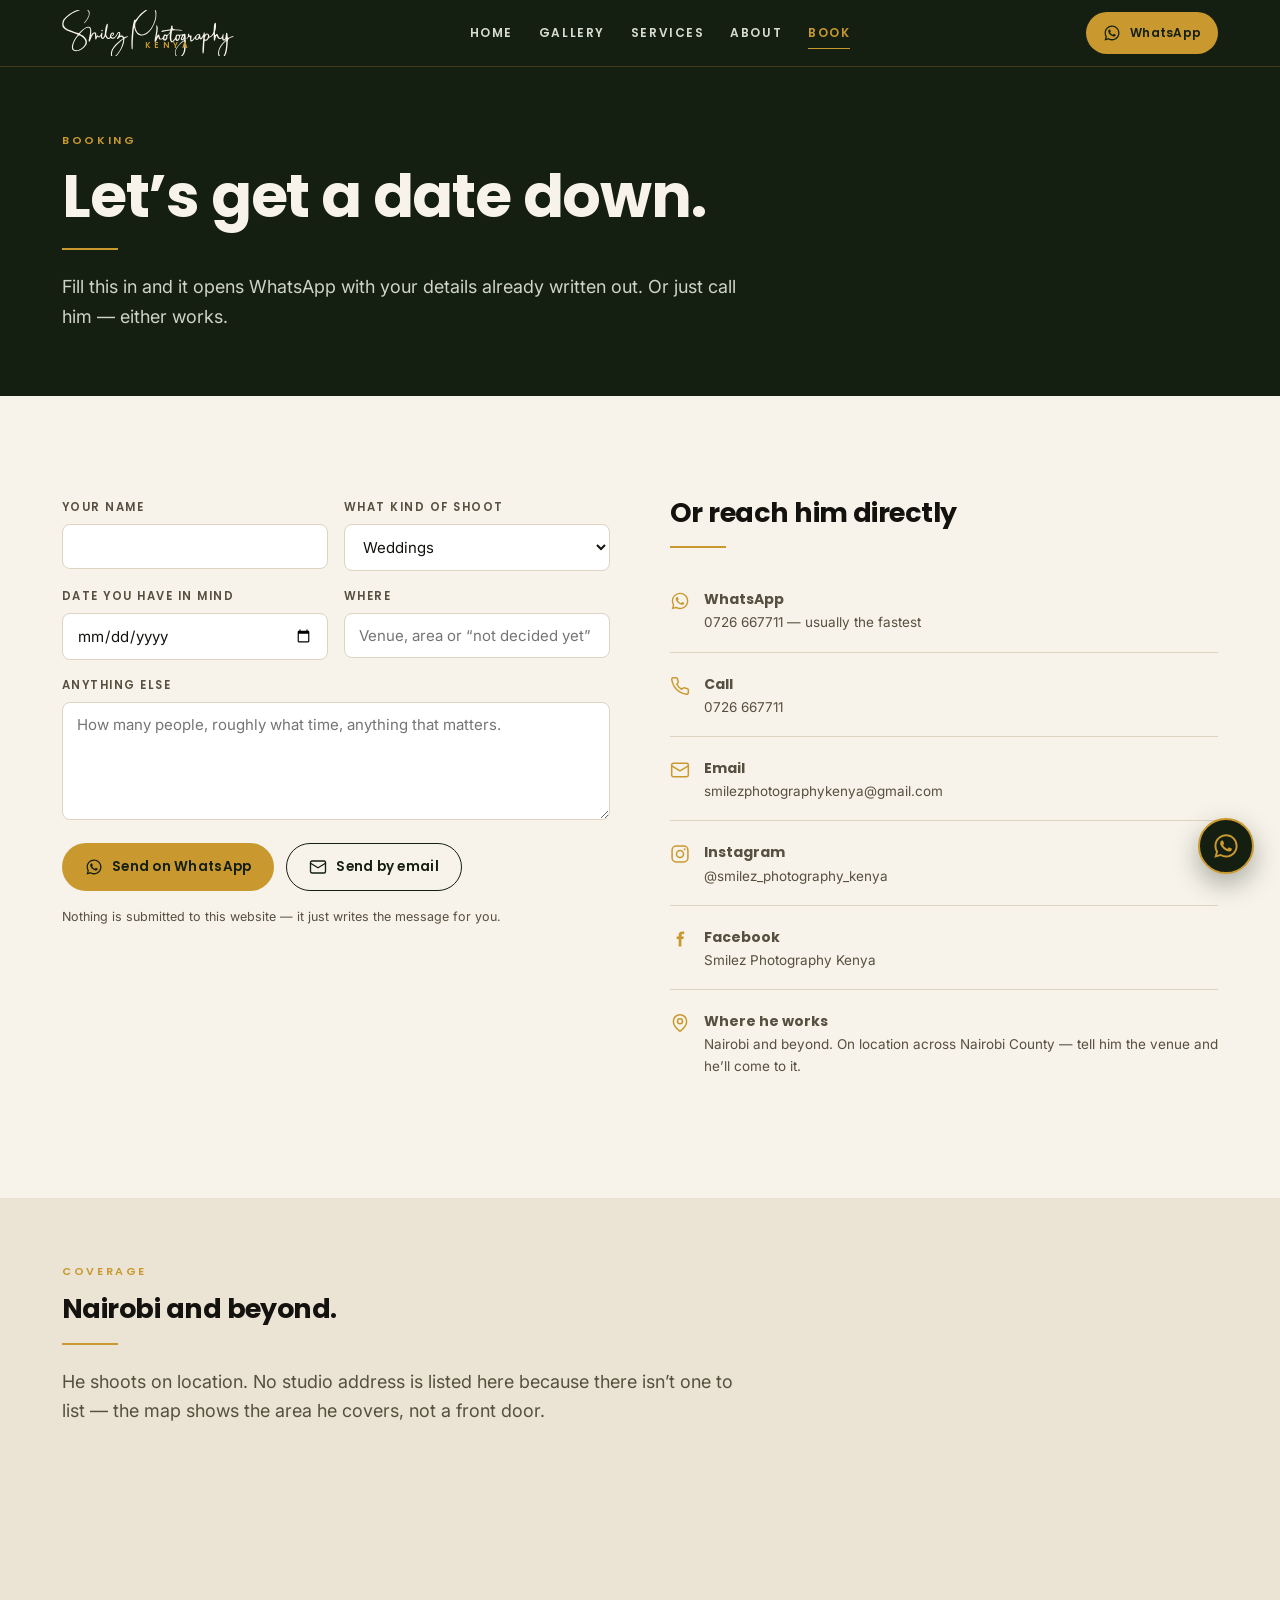
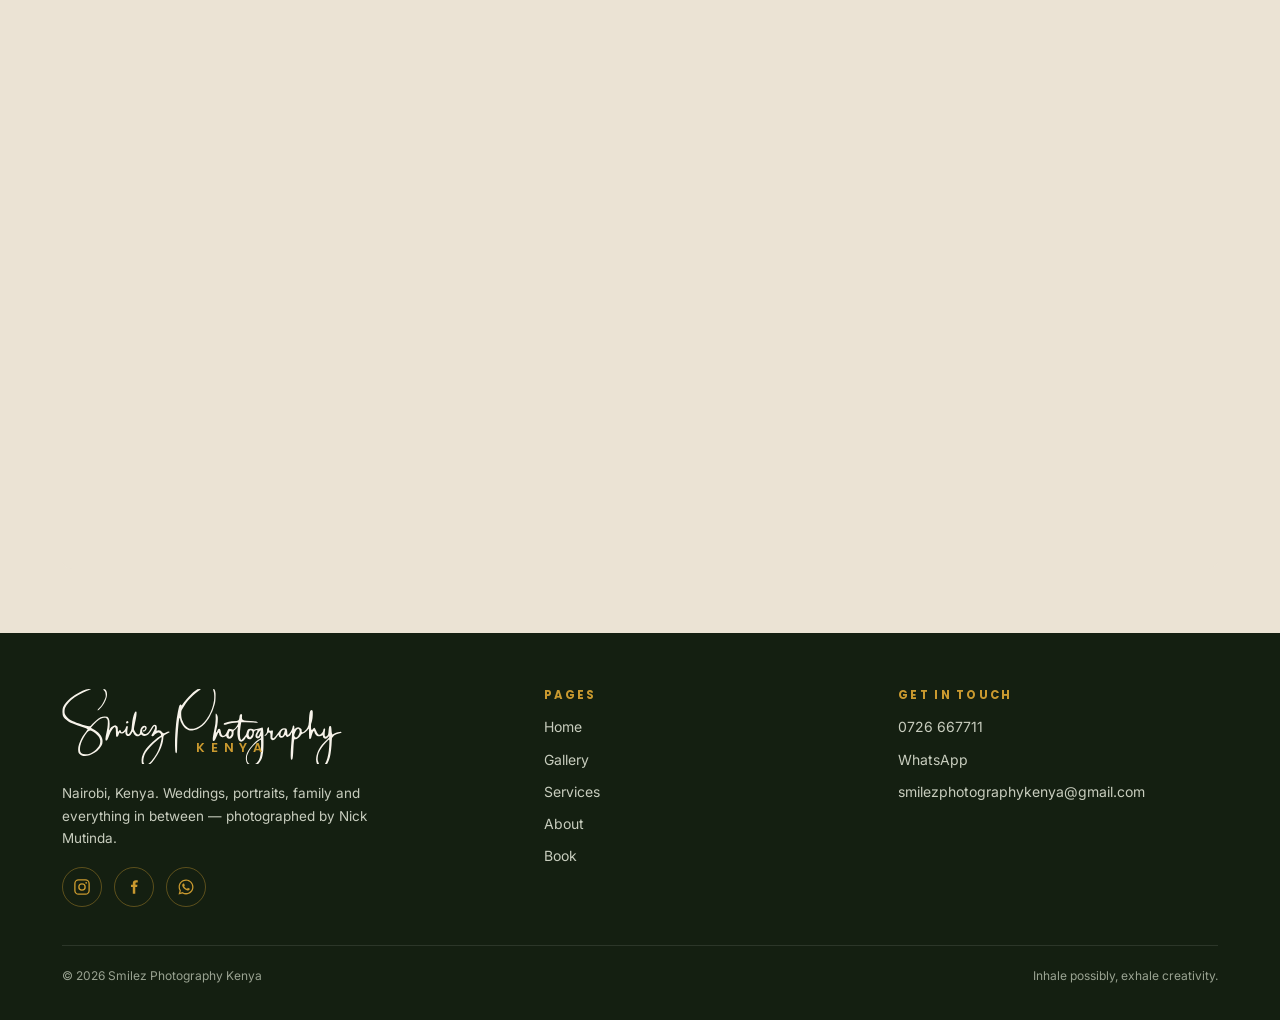
<file: contact.html>
<!doctype html>
<html lang="en">
<head>
<meta charset="utf-8">
<meta name="viewport" content="width=device-width, initial-scale=1">
<title>Book a shoot — Smilez Photography Kenya</title>
<meta name="description" content="Book Nick Mutinda for a wedding, portrait, family, maternity, corporate or event shoot in Nairobi. WhatsApp 0726 667711.">
<link rel="canonical" href="https://ignatius-kimeu.github.io/storyfront-smilez-photography/contact.html">

<!-- Speculative demo. Nick hasn't signed off on this, and a pitch build must not
     start ranking for his business name or competing with whatever he ends up
     with. Delete this line (and robots.txt) the day it goes live for real. -->
<meta name="robots" content="noindex, nofollow">

<meta property="og:type" content="website">
<meta property="og:site_name" content="Smilez Photography Kenya">
<meta property="og:title" content="Book a shoot — Smilez Photography Kenya">
<meta property="og:description" content="Book Nick Mutinda for a wedding, portrait, family, maternity, corporate or event shoot in Nairobi. WhatsApp 0726 667711.">
<meta property="og:url" content="https://ignatius-kimeu.github.io/storyfront-smilez-photography/contact.html">
<meta property="og:image" content="https://ignatius-kimeu.github.io/storyfront-smilez-photography/og-image.jpg">
<meta property="og:image:width" content="1200">
<meta property="og:image:height" content="630">
<meta property="og:locale" content="en_KE">

<meta name="twitter:card" content="summary_large_image">
<meta name="twitter:title" content="Book a shoot — Smilez Photography Kenya">
<meta name="twitter:description" content="Book Nick Mutinda for a wedding, portrait, family, maternity, corporate or event shoot in Nairobi. WhatsApp 0726 667711.">
<meta name="twitter:image" content="https://ignatius-kimeu.github.io/storyfront-smilez-photography/og-image.jpg">

<link rel="icon" href="favicon.ico" sizes="any">
<link rel="icon" href="images/mark.svg" type="image/svg+xml">
<link rel="apple-touch-icon" href="images/apple-touch-icon.png">
<meta name="theme-color" content="#141F11">

<link rel="preconnect" href="https://fonts.googleapis.com">
<link rel="preconnect" href="https://fonts.gstatic.com" crossorigin>
<link href="https://fonts.googleapis.com/css2?family=Inter:wght@400;500;600&family=Poppins:wght@600;700;800&display=swap" rel="stylesheet">
<link rel="stylesheet" href="assets/styles.css">
</head>
<body>
<a class="skip-link" href="#main">Skip to content</a>
<svg xmlns="http://www.w3.org/2000/svg" style="position:absolute;width:0;height:0;overflow:hidden" aria-hidden="true" focusable="false"><symbol id="wm-script" viewBox="0 0 535 145"><path fill="currentColor" fill-rule="evenodd" d="M39.33 3.17 Q46.33 0 51.16 0 Q56 0 55.66 0.5 Q55.33 1 51.66 2 Q48 3 39.5 7 Q31 11 24.16 16 Q17.33 21 12.83 26 Q8.33 31 6.67 34.5 Q5 38 4.83 41.5 Q4.67 45 5.33 47.34 Q6 49.67 8.5 52.67 Q11 55.67 13.84 57.67 Q16.67 59.67 21 61.67 Q25.33 63.67 39 68.34 Q52.67 73 55 70 Q57.33 67 63.5 61.5 Q69.67 56 73.67 54.16 Q77.67 52.33 81.34 52.33 Q85 52.33 86.5 53.16 Q88 54 89.5 56.66 Q91 59.33 91 66.33 Q91 73.33 90.34 76 Q89.67 78.67 90.17 78.67 Q90.67 78.67 91.34 77 Q92 75.33 94 73.16 Q96 71 99 70 Q102 69 103.66 70 Q105.33 71 106 72.16 Q106.67 73.33 106.67 77.5 Q106.67 81.67 107.17 81.84 Q107.67 82 108.5 80.5 Q109.33 79 110.5 78.5 Q111.67 78 112.34 80.16 Q113 82.33 114 82.66 Q115 83 116.5 81.84 Q118 80.67 119.34 78.84 Q120.67 77 121.34 75.66 Q122 74.33 122 73.16 Q122 72 123.34 71.16 Q124.67 70.33 125.34 71 Q126 71.67 125.34 75.34 Q124.67 79 124.67 81.66 Q124.67 84.33 125.34 85.5 Q126 86.67 126.66 86.67 Q127.33 86.67 129 84.67 Q130.67 82.67 131.83 79.84 Q133 77 133.5 69.34 Q134 61.67 135.5 55.34 Q137 49 138.33 46.16 Q139.67 43.33 140.67 43 Q141.67 42.67 142.17 43.34 Q142.67 44 142.33 48.5 Q142 53 139.5 64.34 Q137 75.67 137.67 78 Q138.33 80.33 140.83 83.66 Q143.33 87 144.83 87.16 Q146.33 87.33 147.67 86 Q149 84.67 149.17 81.5 Q149.33 78.33 150.17 76.33 Q151 74.33 152.17 73 Q153.33 71.67 155 70.84 Q156.67 70 158 70 Q159.33 70 160.5 71 Q161.67 72 161.83 74.34 Q162 76.67 160.17 78.84 Q158.33 81 156.83 81.16 Q155.33 81.33 154.83 81 Q154.33 80.67 154.33 80 Q154.33 79.33 154.83 79 Q155.33 78.67 156.17 78.84 Q157 79 157.67 78.34 Q158.33 77.67 158.83 76 Q159.33 74.33 158.83 73.66 Q158.33 73 157.67 73 Q157 73 155.5 74.5 Q154 76 153.5 77 Q153 78 153 80.16 Q153 82.33 154.5 84.16 Q156 86 158.17 86 Q160.33 86 162.33 84.84 Q164.33 83.67 165.67 82.17 Q167 80.67 169.67 76.17 Q172.33 71.67 173.5 70.34 Q174.67 69 175.5 68.66 Q176.33 68.33 177.5 68.33 Q178.67 68.33 179.83 69.33 Q181 70.33 181.17 73.5 Q181.33 76.67 180.83 78 Q180.33 79.33 181 79.66 Q181.67 80 182.33 79.5 Q183 79 184.33 79 Q185.67 79 187.17 79.5 Q188.67 80 190 81 Q191.33 82 192.33 83.84 Q193.33 85.67 197.67 83.5 Q202 81.33 204 81.33 Q206 81.33 205.83 82.16 Q205.67 83 202 84.66 Q198.33 86.33 196 88 Q193.67 89.67 193.67 92.34 Q193.67 95 192.83 99.84 Q192 104.67 189.5 111.34 Q187 118 182 126.33 Q177 134.67 172.33 139.83 Q167.67 145 165.67 145 Q163.67 145 163.67 144.67 Q163.67 144.33 167.17 141.33 Q170.67 138.33 175.67 131.33 Q180.67 124.33 183.83 117.33 Q187 110.33 188.83 102 Q190.67 93.67 190.5 92.84 Q190.33 92 189.5 92.16 Q188.67 92.33 183.67 96.33 Q178.67 100.33 175.83 103.16 Q173 106 168 111.34 Q163 116.67 160 121.5 Q157 126.33 156 132 Q155 137.67 155.5 139.67 Q156 141.67 157.17 143.33 Q158.33 145 156.17 145 Q154 145 153 143.33 Q152 141.67 152 135.83 Q152 130 155 123.84 Q158 117.67 161.5 113.34 Q165 109 169 105 Q173 101 178 96.84 Q183 92.67 186.17 90.67 Q189.33 88.67 189.33 87.67 Q189.33 86.67 188.33 85.5 Q187.33 84.33 186.33 83.83 Q185.33 83.33 184 83.33 Q182.67 83.33 180 84.83 Q177.33 86.33 176 88.16 Q174.67 90 173.33 90.16 Q172 90.33 171.5 90 Q171 89.67 170.83 89 Q170.67 88.33 173.83 83 Q177 77.67 177.5 75.67 Q178 73.67 177.83 72.67 Q177.67 71.67 177.33 71.34 Q177 71 176 71.34 Q175 71.67 171.5 77.84 Q168 84 165.17 86.5 Q162.33 89 159.5 89.5 Q156.67 90 155.17 89.5 Q153.67 89 152.83 88 Q152 87 151.17 87 Q150.33 87 149.17 88.34 Q148 89.67 145.83 90.17 Q143.67 90.67 141.83 89.84 Q140 89 138.5 87.34 Q137 85.67 136.33 83.67 Q135.67 81.67 135 81.67 Q134.33 81.67 133.5 83.67 Q132.67 85.67 131.17 87.34 Q129.67 89 128.67 89.5 Q127.67 90 126.17 90 Q124.67 90 123.34 89 Q122 88 121.5 86.16 Q121 84.33 121.16 82.66 Q121.33 81 121 81 Q120.67 81 119.34 82.5 Q118 84 116.66 84.66 Q115.33 85.33 113.66 85.16 Q112 85 111.34 84 Q110.67 83 110.17 83 Q109.67 83 108.5 86.5 Q107.33 90 106.33 90.84 Q105.33 91.67 104.66 91.5 Q104 91.33 103.5 90.5 Q103 89.67 103 82.5 Q103 75.33 102.16 74 Q101.33 72.67 100.5 72.67 Q99.67 72.67 96.5 76.5 Q93.33 80.33 90.16 88.83 Q87 97.33 85.66 98.16 Q84.33 99 83.66 98.5 Q83 98 83 94.84 Q83 91.67 85 83.34 Q87 75 87.34 68.34 Q87.67 61.67 87.34 60 Q87 58.33 85.66 56.83 Q84.33 55.33 83.16 55 Q82 54.67 80 54.84 Q78 55 76.16 55.66 Q74.33 56.33 70.66 58.83 Q67 61.33 61.16 67.33 Q55.33 73.33 55.33 74 Q55.33 74.67 57.5 75.5 Q59.67 76.33 63.34 78.66 Q67 81 69.16 83 Q71.33 85 73.66 88.34 Q76 91.67 76.84 94.84 Q77.67 98 77.34 101.66 Q77 105.33 76.5 105.83 Q76 106.33 76 107.16 Q76 108 72 113 Q68 118 62.84 121.5 Q57.67 125 52.5 126.5 Q47.33 128 43.83 128 Q40.33 128 37.66 127 Q35 126 33.5 124.34 Q32 122.67 31.5 121.34 Q31 120 30.84 116.5 Q30.67 113 31.34 109.66 Q32 106.33 34.5 100.5 Q37 94.67 39.5 90.5 Q42 86.33 45.5 82 Q49 77.67 49 77 Q49 76.33 36 71.83 Q23 67.33 19.16 65.66 Q15.33 64 11.5 61.5 Q7.67 59 5.67 57 Q3.67 55 2.33 52.66 Q1 50.33 0.83 44.33 Q0.67 38.33 2 35 Q3.33 31.67 5.17 29 Q7 26.33 11.84 21.5 Q16.67 16.67 24.5 11.5 Q32.33 6.33 39.33 3.17 Z M475 41 Q476 40 476.84 40 Q477.67 40 478.17 40.5 Q478.67 41 479 42.66 Q479.33 44.33 479.16 49.66 Q479 55 478 59.5 Q477 64 476.34 65.34 Q475.67 66.67 475.84 73.5 Q476 80.33 478.5 77.16 Q481 74 482.16 74 Q483.33 74 485.66 79.66 Q488 85.33 489.5 86.33 Q491 87.33 492.16 87.33 Q493.33 87.33 495.33 85.66 Q497.33 84 498.16 82.34 Q499 80.67 499.34 78.17 Q499.67 75.67 501 75.34 Q502.33 75 502.66 76.16 Q503 77.33 502.5 79.66 Q502 82 502 85.5 Q502 89 502.16 89.66 Q502.33 90.33 503.33 91 Q504.33 91.67 506.16 89.84 Q508 88 508.5 86.34 Q509 84.67 509.5 78.84 Q510 73 510.5 72 Q511 71 512 70.66 Q513 70.33 513.84 71.33 Q514.67 72.33 515.17 80.33 Q515.67 88.33 518 86.66 Q520.33 85 523.66 83.66 Q527 82.33 530.34 82 Q533.67 81.67 534 82.17 Q534.33 82.67 534 83.34 Q533.67 84 528.84 85.16 Q524 86.33 519.84 89 Q515.67 91.67 515.5 99.34 Q515.33 107 514.16 116.66 Q513 126.33 511.84 130.66 Q510.67 135 508.34 140 Q506 145 503.84 145 Q501.67 145 501.67 144.67 Q501.67 144.33 503.5 141.33 Q505.33 138.33 507.16 131.83 Q509 125.33 509.84 118 Q510.67 110.67 510.84 103.5 Q511 96.33 510.34 96.33 Q509.67 96.33 504.34 102.16 Q499 108 496.16 112.16 Q493.33 116.33 492 119.16 Q490.67 122 490 123.84 Q489.33 125.67 488.83 130 Q488.33 134.33 488.83 136.83 Q489.33 139.33 490.83 142.17 Q492.33 145 490.16 145 Q488 145 486.84 142.17 Q485.67 139.33 485.5 135.33 Q485.33 131.33 486.66 126 Q488 120.67 490.5 116 Q493 111.33 496.66 106.66 Q500.33 102 505.5 97.34 Q510.67 92.67 510.84 91.67 Q511 90.67 510.16 90.84 Q509.33 91 507.33 93 Q505.33 95 503.33 95 Q501.33 95 500.16 93.84 Q499 92.67 498.66 90.17 Q498.33 87.67 496.83 88.84 Q495.33 90 492.33 90.16 Q489.33 90.33 487.83 89.66 Q486.33 89 484.66 86.84 Q483 84.67 482.5 82.5 Q482 80.33 481.34 80.16 Q480.67 80 479.34 82.66 Q478 85.33 477 90 Q476 94.67 475 95.17 Q474 95.67 473 95.34 Q472 95 472 85.66 Q472 76.33 471.34 76.16 Q470.67 76 470 77.34 Q469.33 78.67 467.5 80.5 Q465.67 82.33 463.5 83.66 Q461.33 85 459.5 85.34 Q457.67 85.67 456.5 87.84 Q455.33 90 453.16 92.34 Q451 94.67 448.5 95.5 Q446 96.33 444.5 95.83 Q443 95.33 442.16 114.33 Q441.33 133.33 440.16 134.33 Q439 135.33 438 135 Q437 134.67 437 125.83 Q437 117 438.5 99.66 Q440 82.33 439.16 83 Q438.33 83.67 437.5 86 Q436.67 88.33 434.5 90 Q432.33 91.67 430.66 91.5 Q429 91.33 428.16 89.66 Q427.33 88 426.66 87.84 Q426 87.67 425.84 88.5 Q425.67 89.33 424.17 90.83 Q422.67 92.33 421.5 92.83 Q420.33 93.33 418.83 93.33 Q417.33 93.33 416 92.16 Q414.67 91 414.34 90.5 Q414 90 414.16 89 Q414.33 88 413.83 87.66 Q413.33 87.33 411 91 Q408.67 94.67 406.34 96.34 Q404 98 402.34 97.84 Q400.67 97.67 399.34 96.17 Q398 94.67 398.34 89 Q398.67 83.33 396.17 83.16 Q393.67 83 392.67 85 Q391.67 87 390.17 88.5 Q388.67 90 387.84 90 Q387 90 387 89.16 Q387 88.33 388.16 87.5 Q389.33 86.67 390.66 84.5 Q392 82.33 391.84 79.66 Q391.67 77 392.67 74.84 Q393.67 72.67 394.84 73 Q396 73.33 395.66 75.5 Q395.33 77.67 396 78.67 Q396.67 79.67 397.67 79.84 Q398.67 80 400.5 79.5 Q402.33 79 402.83 79.5 Q403.33 80 402.66 85.66 Q402 91.33 402 92 Q402 92.67 402.66 93.5 Q403.33 94.33 404 94.16 Q404.67 94 406.34 92.34 Q408 90.67 412.5 84.5 Q417 78.33 419.34 76.66 Q421.67 75 424.17 75 Q426.67 75 428.34 75.66 Q430 76.33 430.34 81.33 Q430.67 86.33 430.84 87 Q431 87.67 431.66 87.84 Q432.33 88 435 84.34 Q437.67 80.67 439 77.67 Q440.33 74.67 440.66 72.67 Q441 70.67 441.5 70.17 Q442 69.67 442.5 69.67 Q443 69.67 443.5 70.34 Q444 71 444 74 Q444 77 444.5 77 Q445 77 445.5 76 Q446 75 447.66 74 Q449.33 73 451.16 73 Q453 73 455 74.34 Q457 75.67 457.5 76.67 Q458 77.67 458 80.17 Q458 82.67 458.84 82.84 Q459.67 83 460.67 82.5 Q461.67 82 464.17 79.84 Q466.67 77.67 469.17 73.34 Q471.67 69 471.84 61.84 Q472 54.67 472.5 50.84 Q473 47 473.5 44.5 Q474 42 475 41 Z M293.66 55.34 Q293.33 47 294 47 Q294.67 47 295.84 48.66 Q297 50.33 297.5 53.16 Q298 56 297.5 62.84 Q297 69.67 295.16 77 Q293.33 84.33 294.5 83.33 Q295.67 82.33 296.84 79.66 Q298 77 298.66 76.5 Q299.33 76 300.5 76 Q301.67 76 302.34 77.34 Q303 78.67 303.66 82.84 Q304.33 87 306 88.34 Q307.67 89.67 309.17 89.17 Q310.67 88.67 312.34 87 Q314 85.33 315.34 81.83 Q316.67 78.33 317.67 77 Q318.67 75.67 319.84 76.17 Q321 76.67 322.5 76.5 Q324 76.33 325.16 77.16 Q326.33 78 327.83 77.34 Q329.33 76.67 331 75 Q332.67 73.33 335 69.16 Q337.33 65 337 64.34 Q336.67 63.67 330.67 64.34 Q324.67 65 320.67 65.84 Q316.67 66.67 314.17 67.67 Q311.67 68.67 310.5 68.5 Q309.33 68.33 309 67.16 Q308.67 66 310.5 65 Q312.33 64 315.33 63.34 Q318.33 62.67 324.16 61.84 Q330 61 333.66 61 Q337.33 61 338.16 58.16 Q339 55.33 339.16 52.83 Q339.33 50.33 340.33 49.16 Q341.33 48 342.33 48 Q343.33 48 343.83 48.66 Q344.33 49.33 343.83 55 Q343.33 60.67 352.5 60.84 Q361.67 61 366.84 61.66 Q372 62.33 373.16 63 Q374.33 63.67 374 64.34 Q373.67 65 366.84 64.16 Q360 63.33 351.5 63.33 Q343 63.33 342.66 63.66 Q342.33 64 341.16 72.16 Q340 80.33 340 85 Q340 89.67 340.5 92.67 Q341 95.67 341.66 96.5 Q342.33 97.33 343 97.33 Q343.67 97.33 347 93.33 Q350.33 89.33 351.16 88 Q352 86.67 353 82.84 Q354 79 355 77.66 Q356 76.33 359.66 76.16 Q363.33 76 364.16 76.66 Q365 77.33 365.84 77.33 Q366.67 77.33 372 76.5 Q377.33 75.67 379.5 74.5 Q381.67 73.33 383.17 73.66 Q384.67 74 385 93.66 Q385.33 113.33 384.16 121.16 Q383 129 381.84 132.33 Q380.67 135.67 377.84 139.5 Q375 143.33 374.16 143.67 Q373.33 144 373.16 144.5 Q373 145 369.5 144.83 Q366 144.67 368.84 143.33 Q371.67 142 373.17 140 Q374.67 138 376.17 135.5 Q377.67 133 378.84 127.84 Q380 122.67 380.34 109.84 Q380.67 97 379.84 97 Q379 97 376.66 98.5 Q374.33 100 368.83 105 Q363.33 110 360.83 113.5 Q358.33 117 356.5 120.66 Q354.67 124.33 354 126.83 Q353.33 129.33 353.33 132.33 Q353.33 135.33 353.83 137.17 Q354.33 139 355.66 140.83 Q357 142.67 359 143.5 Q361 144.33 361 144.67 Q361 145 358.5 145 Q356 145 354.84 143.67 Q353.67 142.33 352.84 140.67 Q352 139 351.5 135.17 Q351 131.33 352 126.83 Q353 122.33 356.34 117 Q359.67 111.67 364.67 106.34 Q369.67 101 372.34 99 Q375 97 377.66 95.66 Q380.33 94.33 380.33 92.16 Q380.33 90 379.83 90 Q379.33 90 378.5 91.5 Q377.67 93 376.17 93.84 Q374.67 94.67 373 94.34 Q371.33 94 370.5 92.84 Q369.67 91.67 369.67 89.84 Q369.67 88 370.17 86.5 Q370.67 85 372.84 81.5 Q375 78 370.84 78.66 Q366.67 79.33 366.67 83.5 Q366.67 87.67 365.5 90.17 Q364.33 92.67 363 94 Q361.67 95.33 360.5 95.83 Q359.33 96.33 357.66 96.16 Q356 96 354.5 94.66 Q353 93.33 353 92.5 Q353 91.67 352.16 91.5 Q351.33 91.33 351 92.5 Q350.67 93.67 349.34 95.5 Q348 97.33 346.5 98.66 Q345 100 343.34 100.5 Q341.67 101 339.84 100 Q338 99 336.84 96 Q335.67 93 335.34 88.5 Q335 84 335.34 79.5 Q335.67 75 336.17 74 Q336.67 73 336.34 72.5 Q336 72 333.5 75 Q331 78 329.34 79 Q327.67 80 327.84 82.84 Q328 85.67 327.5 87.5 Q327 89.33 326 91 Q325 92.67 323.66 93.84 Q322.33 95 319.5 95 Q316.67 95 315.34 93.34 Q314 91.67 314 90.5 Q314 89.33 311.5 90.83 Q309 92.33 306.16 92 Q303.33 91.67 302 90 Q300.67 88.33 300.34 86 Q300 83.67 299.34 83.34 Q298.67 83 295.84 89.84 Q293 96.67 292 97.84 Q291 99 290 99.16 Q289 99.33 288.5 99 Q288 98.67 288 95.34 Q288 92 291 77.84 Q294 63.67 293.66 55.34 Z M258.5 0.5 Q258.67 0 262.17 0 Q265.67 0 265.5 0.5 Q265.33 1 260.66 4 Q256 7 250.17 12.5 Q244.33 18 240.83 22.16 Q237.33 26.33 233.5 32.33 Q229.67 38.33 228.83 40.33 Q228 42.33 227.83 44.5 Q227.67 46.67 227.83 50.17 Q228 53.67 228.67 56.17 Q229.33 58.67 230.83 62.17 Q232.33 65.67 233.67 67.67 Q235 69.67 237.33 71.84 Q239.67 74 241.67 75 Q243.67 76 247 76.16 Q250.33 76.33 253.5 75.66 Q256.67 75 261.84 71.84 Q267 68.67 272 63 Q277 57.33 277.5 56 Q278 54.67 279.34 53 Q280.67 51.33 283.84 44.33 Q287 37.33 288.5 31.33 Q290 25.33 290.5 21.5 Q291 17.67 290.84 12.34 Q290.67 7 289.34 3.5 Q288 0 289.66 0 Q291.33 0 292.16 2.33 Q293 4.67 293.34 7.83 Q293.67 11 293.34 17.5 Q293 24 292.5 26.5 Q292 29 289.5 36.5 Q287 44 286.5 44.34 Q286 44.67 284 49.34 Q282 54 280 56.66 Q278 59.33 275.34 63 Q272.67 66.67 268 70.67 Q263.33 74.67 258.16 76.84 Q253 79 249 79.16 Q245 79.33 242.33 78.66 Q239.67 78 236.83 76 Q234 74 231 69.84 Q228 65.67 226.83 62.34 Q225.67 59 225.67 57.34 Q225.67 55.67 225 55.5 Q224.33 55.33 223.67 58.66 Q223 62 221.5 79.5 Q220 97 220 108.66 Q220 120.33 219.33 121.5 Q218.67 122.67 218.17 122.67 Q217.67 122.67 217 121.5 Q216.33 120.33 216 110.16 Q215.67 100 216.33 88 Q217 76 218 65.84 Q219 55.67 221.33 43.84 Q223.67 32 224.67 30.84 Q225.67 29.67 226.67 29.84 Q227.67 30 227.83 30.66 Q228 31.33 228.5 31.5 Q229 31.67 231 28.34 Q233 25 237.5 19.84 Q242 14.67 246.5 10.34 Q251 6 254.66 3.5 Q258.33 1 258.5 0.5 Z M55.84 79.66 Q52 78 48.16 82.84 Q44.33 87.67 41.16 93.34 Q38 99 36.34 103.84 Q34.67 108.67 34.34 113.17 Q34 117.67 35 119.84 Q36 122 37.84 123.34 Q39.67 124.67 44.34 124.84 Q49 125 51.34 124.16 Q53.67 123.33 57.5 121.16 Q61.33 119 64.66 116 Q68 113 70 110 Q72 107 72.66 103.5 Q73.33 100 72.66 96.84 Q72 93.67 69.84 90.67 Q67.67 87.67 63.67 84.5 Q59.67 81.33 55.84 79.66 Z M79.84 2.17 Q77.67 0 79.84 0 Q82 0 83.16 1.5 Q84.33 3 85.16 5 Q86 7 86 11 Q86 15 83.5 20.84 Q81 26.67 78 30.84 Q75 35 72.34 37.84 Q69.67 40.67 68.84 40.84 Q68 41 68 40.16 Q68 39.33 70.5 37 Q73 34.67 75 32 Q77 29.33 80 23.33 Q83 17.33 83.34 15.33 Q83.67 13.33 83.34 10 Q83 6.67 82.5 5.5 Q82 4.33 79.84 2.17 Z M451.33 76.16 Q450.33 76 448.83 77.16 Q447.33 78.33 445.33 83 Q443.33 87.67 443.83 89.5 Q444.33 91.33 445.66 92.16 Q447 93 447.66 92.84 Q448.33 92.67 449.83 91.17 Q451.33 89.67 452.83 86.34 Q454.33 83 454.16 80.66 Q454 78.33 453.16 77.33 Q452.33 76.33 451.33 76.16 Z M424.5 77.33 Q423.67 77.33 422.5 77.66 Q421.33 78 419.66 80.16 Q418 82.33 417.66 85.16 Q417.33 88 418 89 Q418.67 90 419.17 90 Q419.67 90 420.34 90 Q421 90 422 88.84 Q423 87.67 424.16 84.5 Q425.33 81.33 425.66 79.83 Q426 78.33 425.66 77.83 Q425.33 77.33 424.5 77.33 Z M360.67 79 Q359.67 79 359.17 79.16 Q358.67 79.33 357.84 81.16 Q357 83 356.66 85.34 Q356.33 87.67 357.16 89.84 Q358 92 358.84 92.16 Q359.67 92.33 359.84 92 Q360 91.67 361.5 89.84 Q363 88 363.5 86.5 Q364 85 364 83 Q364 81 362.84 80 Q361.67 79 360.67 79 Z M379.5 79.17 Q379 78.67 376.66 81.84 Q374.33 85 373.66 87.16 Q373 89.33 373.5 90.16 Q374 91 374.66 90.84 Q375.33 90.67 376.5 88.67 Q377.67 86.67 378.84 83.17 Q380 79.67 379.5 79.17 Z M321.66 80.16 Q320.33 80 319.33 82.66 Q318.33 85.33 318.33 87.66 Q318.33 90 319 90.84 Q319.67 91.67 320.5 91.17 Q321.33 90.67 322.66 88.67 Q324 86.67 324.16 84.34 Q324.33 82 323.66 81.16 Q323 80.33 321.66 80.16 Z M123.16 62.16 Q124 61 124.84 61.16 Q125.67 61.33 126.34 62.16 Q127 63 126.84 63.84 Q126.67 64.67 125.84 65.17 Q125 65.67 124.34 65.84 Q123.67 66 123 65.34 Q122.33 64.67 122.33 64 Q122.33 63.33 123.16 62.16 Z"/></symbol></svg>
<div id="splash" aria-hidden="true"><div class="wordmark wordmark--md"><svg viewBox="0 0 535 145" role="img" aria-label="Smilez Photography Kenya"><use href="#wm-script"/></svg><span class="kenya" aria-hidden="true">KENYA</span></div></div>
<header class="site-header">
  <div class="container header-inner">
    <a class="brand" href="index.html" aria-label="Smilez Photography Kenya — home"><span class="wordmark wordmark--sm"><svg viewBox="0 0 535 145" role="img" aria-label="Smilez Photography Kenya"><use href="#wm-script"/></svg><span class="kenya" aria-hidden="true">KENYA</span></span></a>
    <nav class="nav" id="nav" aria-label="Main"><a href="index.html">Home</a><a href="gallery.html">Gallery</a><a href="services.html">Services</a><a href="about.html">About</a><a href="contact.html" aria-current="page">Book</a></nav>
    <div class="header-cta">
      <a class="btn btn--wa btn--sm" href="https://wa.me/254726667711?text=Hi%20Smilez%20Photography%2C%20I%20saw%20your%20website%20and%20I%E2%80%99d%20like%20to%20ask%20about%20a%20shoot." target="_blank" rel="noopener"><svg viewBox="0 0 24 24" fill="currentColor" aria-hidden="true"><path d="M12.04 2C6.58 2 2.13 6.45 2.13 11.91c0 1.75.46 3.45 1.32 4.95L2 22l5.25-1.38a9.9 9.9 0 0 0 4.79 1.22h.01c5.46 0 9.91-4.45 9.91-9.91 0-2.65-1.03-5.14-2.9-7.01A9.82 9.82 0 0 0 12.04 2Zm0 18.15h-.01a8.2 8.2 0 0 1-4.19-1.15l-.3-.18-3.12.82.83-3.04-.2-.31a8.19 8.19 0 0 1-1.26-4.38c0-4.54 3.7-8.23 8.25-8.23 2.2 0 4.27.86 5.83 2.42a8.18 8.18 0 0 1 2.41 5.82c0 4.54-3.7 8.23-8.24 8.23Zm4.52-6.16c-.25-.12-1.47-.72-1.69-.81-.23-.08-.39-.12-.56.13-.16.24-.64.8-.79.97-.14.16-.29.18-.54.06-.25-.13-1.05-.39-2-1.23-.74-.66-1.24-1.47-1.38-1.72-.15-.25-.02-.38.11-.5.11-.11.25-.29.37-.44.13-.15.17-.25.25-.41.08-.17.04-.31-.02-.44-.06-.12-.56-1.35-.77-1.85-.2-.48-.4-.42-.56-.43h-.47c-.17 0-.44.06-.67.31-.23.25-.87.85-.87 2.07 0 1.22.89 2.4 1.02 2.56.12.17 1.75 2.67 4.23 3.74.59.26 1.05.41 1.41.52.59.19 1.13.16 1.56.1.47-.07 1.47-.6 1.68-1.18.21-.58.21-1.08.14-1.18-.06-.11-.22-.17-.47-.29Z"/></svg><span>WhatsApp</span></a>
      <button class="nav-toggle" id="nav-toggle" type="button" aria-expanded="false" aria-controls="nav" aria-label="Menu"><span></span></button>
    </div>
  </div>
</header>
<main id="main">
<section class="section section--tight panel-green">
  <div class="container">
    <p class="eyebrow">Booking</p>
    <h1 class="h-xl">Let’s get a date down.</h1>
    <div class="rule"></div>
    <p class="lede">Fill this in and it opens WhatsApp with your details already written out. Or just call him — either works.</p>
  </div>
</section>

<section class="section">
  <div class="container">
    <div class="split split--top">
      <div class="reveal">
        <!-- Static hosting, no backend, no third-party form service. This composes
             a structured message and hands it to WhatsApp, which is the channel he
             actually answers. Email button does the same thing via mailto. -->
        <form class="form" id="booking-form" novalidate>
          <div class="two">
            <div class="field">
              <label for="f-name">Your name</label>
              <input id="f-name" name="name" type="text" autocomplete="name" required>
            </div>
            <div class="field">
              <label for="f-service">What kind of shoot</label>
              <select id="f-service" name="service"><option>Weddings</option><option>Couples & engagements</option><option>Portraits</option><option>Studio shoots</option><option>Maternity</option><option>Newborn</option><option>Family</option><option>Corporate & commercial</option><option>Events</option><option>Graduations</option><option>Birthdays</option><option>Airbnb & spaces</option><option>Photobook / album</option><option>Something else</option></select>
            </div>
          </div>
          <div class="two">
            <div class="field">
              <label for="f-date">Date you have in mind</label>
              <input id="f-date" name="date" type="date">
            </div>
            <div class="field">
              <label for="f-where">Where</label>
              <input id="f-where" name="where" type="text" placeholder="Venue, area or “not decided yet”">
            </div>
          </div>
          <div class="field">
            <label for="f-details">Anything else</label>
            <textarea id="f-details" name="details" placeholder="How many people, roughly what time, anything that matters."></textarea>
          </div>
          <div class="form-actions">
            <button class="btn btn--wa" type="submit"><svg viewBox="0 0 24 24" fill="currentColor" aria-hidden="true"><path d="M12.04 2C6.58 2 2.13 6.45 2.13 11.91c0 1.75.46 3.45 1.32 4.95L2 22l5.25-1.38a9.9 9.9 0 0 0 4.79 1.22h.01c5.46 0 9.91-4.45 9.91-9.91 0-2.65-1.03-5.14-2.9-7.01A9.82 9.82 0 0 0 12.04 2Zm0 18.15h-.01a8.2 8.2 0 0 1-4.19-1.15l-.3-.18-3.12.82.83-3.04-.2-.31a8.19 8.19 0 0 1-1.26-4.38c0-4.54 3.7-8.23 8.25-8.23 2.2 0 4.27.86 5.83 2.42a8.18 8.18 0 0 1 2.41 5.82c0 4.54-3.7 8.23-8.24 8.23Zm4.52-6.16c-.25-.12-1.47-.72-1.69-.81-.23-.08-.39-.12-.56.13-.16.24-.64.8-.79.97-.14.16-.29.18-.54.06-.25-.13-1.05-.39-2-1.23-.74-.66-1.24-1.47-1.38-1.72-.15-.25-.02-.38.11-.5.11-.11.25-.29.37-.44.13-.15.17-.25.25-.41.08-.17.04-.31-.02-.44-.06-.12-.56-1.35-.77-1.85-.2-.48-.4-.42-.56-.43h-.47c-.17 0-.44.06-.67.31-.23.25-.87.85-.87 2.07 0 1.22.89 2.4 1.02 2.56.12.17 1.75 2.67 4.23 3.74.59.26 1.05.41 1.41.52.59.19 1.13.16 1.56.1.47-.07 1.47-.6 1.68-1.18.21-.58.21-1.08.14-1.18-.06-.11-.22-.17-.47-.29Z"/></svg><span>Send on WhatsApp</span></button>
            <button class="btn btn--ghost" type="button" id="send-email"><svg viewBox="0 0 24 24" fill="none" stroke="currentColor" stroke-width="1.8" stroke-linecap="round" stroke-linejoin="round" aria-hidden="true"><rect x="2" y="4" width="20" height="16" rx="2"/><path d="m2 7 10 6 10-6"/></svg><span>Send by email</span></button>
          </div>
          <p class="form-note">Nothing is submitted to this website — it just writes the message for you.</p>
        </form>
      </div>

      <div class="reveal d1">
        <h2 class="h-md">Or reach him directly</h2>
        <div class="rule"></div>
        <div class="contact-list">
          <a class="contact-row" href="https://wa.me/254726667711?text=Hi%20Smilez%20Photography%2C%20I%E2%80%99d%20like%20to%20book%20a%20shoot." target="_blank" rel="noopener"><svg viewBox="0 0 24 24" fill="currentColor" aria-hidden="true"><path d="M12.04 2C6.58 2 2.13 6.45 2.13 11.91c0 1.75.46 3.45 1.32 4.95L2 22l5.25-1.38a9.9 9.9 0 0 0 4.79 1.22h.01c5.46 0 9.91-4.45 9.91-9.91 0-2.65-1.03-5.14-2.9-7.01A9.82 9.82 0 0 0 12.04 2Zm0 18.15h-.01a8.2 8.2 0 0 1-4.19-1.15l-.3-.18-3.12.82.83-3.04-.2-.31a8.19 8.19 0 0 1-1.26-4.38c0-4.54 3.7-8.23 8.25-8.23 2.2 0 4.27.86 5.83 2.42a8.18 8.18 0 0 1 2.41 5.82c0 4.54-3.7 8.23-8.24 8.23Zm4.52-6.16c-.25-.12-1.47-.72-1.69-.81-.23-.08-.39-.12-.56.13-.16.24-.64.8-.79.97-.14.16-.29.18-.54.06-.25-.13-1.05-.39-2-1.23-.74-.66-1.24-1.47-1.38-1.72-.15-.25-.02-.38.11-.5.11-.11.25-.29.37-.44.13-.15.17-.25.25-.41.08-.17.04-.31-.02-.44-.06-.12-.56-1.35-.77-1.85-.2-.48-.4-.42-.56-.43h-.47c-.17 0-.44.06-.67.31-.23.25-.87.85-.87 2.07 0 1.22.89 2.4 1.02 2.56.12.17 1.75 2.67 4.23 3.74.59.26 1.05.41 1.41.52.59.19 1.13.16 1.56.1.47-.07 1.47-.6 1.68-1.18.21-.58.21-1.08.14-1.18-.06-.11-.22-.17-.47-.29Z"/></svg><span><b>WhatsApp</b><span>0726 667711 — usually the fastest</span></span></a>
          <a class="contact-row" href="tel:+254726667711"><svg viewBox="0 0 24 24" fill="none" stroke="currentColor" stroke-width="1.8" stroke-linecap="round" stroke-linejoin="round" aria-hidden="true"><path d="M22 16.9v3a2 2 0 0 1-2.2 2 19.8 19.8 0 0 1-8.6-3.1 19.5 19.5 0 0 1-6-6A19.8 19.8 0 0 1 2.1 4.2 2 2 0 0 1 4.1 2h3a2 2 0 0 1 2 1.7c.1 1 .4 1.9.7 2.8a2 2 0 0 1-.5 2.1L8.1 9.9a16 16 0 0 0 6 6l1.3-1.2a2 2 0 0 1 2.1-.5c.9.3 1.8.6 2.8.7a2 2 0 0 1 1.7 2Z"/></svg><span><b>Call</b><span>0726 667711</span></span></a>
          <a class="contact-row" href="mailto:smilezphotographykenya@gmail.com"><svg viewBox="0 0 24 24" fill="none" stroke="currentColor" stroke-width="1.8" stroke-linecap="round" stroke-linejoin="round" aria-hidden="true"><rect x="2" y="4" width="20" height="16" rx="2"/><path d="m2 7 10 6 10-6"/></svg><span><b>Email</b><span>smilezphotographykenya@gmail.com</span></span></a>
          <a class="contact-row" href="https://instagram.com/smilez_photography_kenya" target="_blank" rel="noopener"><svg viewBox="0 0 24 24" fill="none" stroke="currentColor" stroke-width="1.8" aria-hidden="true"><rect x="2.5" y="2.5" width="19" height="19" rx="5"/><circle cx="12" cy="12" r="4.2"/><circle cx="17.6" cy="6.4" r="1.2" fill="currentColor" stroke="none"/></svg><span><b>Instagram</b><span>@smilez_photography_kenya</span></span></a>
          <a class="contact-row" href="https://facebook.com/Smilezphotographykenya" target="_blank" rel="noopener"><svg viewBox="0 0 24 24" fill="currentColor" aria-hidden="true"><path d="M14 9V7.2c0-.8.2-1.2 1.4-1.2H17V3.1C16.6 3 15.6 3 14.5 3 12 3 10.4 4.5 10.4 7v2H8v3h2.4v9h3.3v-9h2.5l.4-3H14Z"/></svg><span><b>Facebook</b><span>Smilez Photography Kenya</span></span></a>
          <div class="contact-row"><svg viewBox="0 0 24 24" fill="none" stroke="currentColor" stroke-width="1.8" stroke-linecap="round" stroke-linejoin="round" aria-hidden="true"><path d="M20 10c0 6-8 12-8 12s-8-6-8-12a8 8 0 0 1 16 0Z"/><circle cx="12" cy="10" r="3"/></svg><span><b>Where he works</b><span>Nairobi and beyond. On location across Nairobi County — tell him the venue and he’ll come to it.</span></span></div>
        </div>
        <!-- No opening hours anywhere: they are not confirmed and inventing them
             is exactly the sort of thing a client spots. No review button either
             -- there is no Google Business listing to review against. -->
      </div>
    </div>
  </div>
</section>

<section class="section section--tight panel-warm">
  <div class="container">
    <p class="eyebrow reveal">Coverage</p>
    <h2 class="h-md reveal">Nairobi and beyond.</h2>
    <div class="rule reveal"></div>
    <p class="lede reveal" style="margin-bottom:26px">He shoots on location. No studio address is listed here because there isn’t one to list — the map shows the area he covers, not a front door.</p>
    <div class="map reveal d1">
      <iframe src="https://www.google.com/maps?q=Nairobi+County,+Kenya&amp;z=10&amp;output=embed"
              title="Map of Nairobi County, the area Smilez Photography covers"
              loading="lazy" referrerpolicy="no-referrer-when-downgrade" allowfullscreen></iframe>
    </div>
  </div>
</section>
</main>
<a class="wa-float" href="https://wa.me/254726667711?text=Hi%20Smilez%20Photography%2C%20I%20saw%20your%20website%20and%20I%E2%80%99d%20like%20to%20ask%20about%20a%20shoot." target="_blank" rel="noopener" aria-label="Chat with Smilez Photography on WhatsApp"><svg viewBox="0 0 24 24" fill="currentColor" aria-hidden="true"><path d="M12.04 2C6.58 2 2.13 6.45 2.13 11.91c0 1.75.46 3.45 1.32 4.95L2 22l5.25-1.38a9.9 9.9 0 0 0 4.79 1.22h.01c5.46 0 9.91-4.45 9.91-9.91 0-2.65-1.03-5.14-2.9-7.01A9.82 9.82 0 0 0 12.04 2Zm0 18.15h-.01a8.2 8.2 0 0 1-4.19-1.15l-.3-.18-3.12.82.83-3.04-.2-.31a8.19 8.19 0 0 1-1.26-4.38c0-4.54 3.7-8.23 8.25-8.23 2.2 0 4.27.86 5.83 2.42a8.18 8.18 0 0 1 2.41 5.82c0 4.54-3.7 8.23-8.24 8.23Zm4.52-6.16c-.25-.12-1.47-.72-1.69-.81-.23-.08-.39-.12-.56.13-.16.24-.64.8-.79.97-.14.16-.29.18-.54.06-.25-.13-1.05-.39-2-1.23-.74-.66-1.24-1.47-1.38-1.72-.15-.25-.02-.38.11-.5.11-.11.25-.29.37-.44.13-.15.17-.25.25-.41.08-.17.04-.31-.02-.44-.06-.12-.56-1.35-.77-1.85-.2-.48-.4-.42-.56-.43h-.47c-.17 0-.44.06-.67.31-.23.25-.87.85-.87 2.07 0 1.22.89 2.4 1.02 2.56.12.17 1.75 2.67 4.23 3.74.59.26 1.05.41 1.41.52.59.19 1.13.16 1.56.1.47-.07 1.47-.6 1.68-1.18.21-.58.21-1.08.14-1.18-.06-.11-.22-.17-.47-.29Z"/></svg></a>
<footer class="site-footer">
  <div class="container">
    <div class="footer-grid">
      <div class="footer-brand">
        <div class="wordmark wordmark--md"><svg viewBox="0 0 535 145" role="img" aria-label="Smilez Photography Kenya"><use href="#wm-script"/></svg><span class="kenya" aria-hidden="true">KENYA</span></div>
        <p>Nairobi, Kenya. Weddings, portraits, family and everything in between — photographed by Nick Mutinda.</p>
        <div class="socials">
          <a href="https://instagram.com/smilez_photography_kenya" target="_blank" rel="noopener" aria-label="Instagram"><svg viewBox="0 0 24 24" fill="none" stroke="currentColor" stroke-width="1.8" aria-hidden="true"><rect x="2.5" y="2.5" width="19" height="19" rx="5"/><circle cx="12" cy="12" r="4.2"/><circle cx="17.6" cy="6.4" r="1.2" fill="currentColor" stroke="none"/></svg></a>
          <a href="https://facebook.com/Smilezphotographykenya" target="_blank" rel="noopener" aria-label="Facebook"><svg viewBox="0 0 24 24" fill="currentColor" aria-hidden="true"><path d="M14 9V7.2c0-.8.2-1.2 1.4-1.2H17V3.1C16.6 3 15.6 3 14.5 3 12 3 10.4 4.5 10.4 7v2H8v3h2.4v9h3.3v-9h2.5l.4-3H14Z"/></svg></a>
          <a href="https://wa.me/254726667711?text=Hi%20Smilez%20Photography%2C%20I%20saw%20your%20website%20and%20I%E2%80%99d%20like%20to%20ask%20about%20a%20shoot." target="_blank" rel="noopener" aria-label="WhatsApp"><svg viewBox="0 0 24 24" fill="currentColor" aria-hidden="true"><path d="M12.04 2C6.58 2 2.13 6.45 2.13 11.91c0 1.75.46 3.45 1.32 4.95L2 22l5.25-1.38a9.9 9.9 0 0 0 4.79 1.22h.01c5.46 0 9.91-4.45 9.91-9.91 0-2.65-1.03-5.14-2.9-7.01A9.82 9.82 0 0 0 12.04 2Zm0 18.15h-.01a8.2 8.2 0 0 1-4.19-1.15l-.3-.18-3.12.82.83-3.04-.2-.31a8.19 8.19 0 0 1-1.26-4.38c0-4.54 3.7-8.23 8.25-8.23 2.2 0 4.27.86 5.83 2.42a8.18 8.18 0 0 1 2.41 5.82c0 4.54-3.7 8.23-8.24 8.23Zm4.52-6.16c-.25-.12-1.47-.72-1.69-.81-.23-.08-.39-.12-.56.13-.16.24-.64.8-.79.97-.14.16-.29.18-.54.06-.25-.13-1.05-.39-2-1.23-.74-.66-1.24-1.47-1.38-1.72-.15-.25-.02-.38.11-.5.11-.11.25-.29.37-.44.13-.15.17-.25.25-.41.08-.17.04-.31-.02-.44-.06-.12-.56-1.35-.77-1.85-.2-.48-.4-.42-.56-.43h-.47c-.17 0-.44.06-.67.31-.23.25-.87.85-.87 2.07 0 1.22.89 2.4 1.02 2.56.12.17 1.75 2.67 4.23 3.74.59.26 1.05.41 1.41.52.59.19 1.13.16 1.56.1.47-.07 1.47-.6 1.68-1.18.21-.58.21-1.08.14-1.18-.06-.11-.22-.17-.47-.29Z"/></svg></a>
        </div>
      </div>
      <div>
        <h4>Pages</h4>
        <div class="footer-links"><a href="index.html">Home</a><a href="gallery.html">Gallery</a><a href="services.html">Services</a><a href="about.html">About</a><a href="contact.html">Book</a></div>
      </div>
      <div>
        <h4>Get in touch</h4>
        <div class="footer-links">
          <a href="tel:+254726667711">0726 667711</a>
          <a href="https://wa.me/254726667711?text=Hi%20Smilez%20Photography%2C%20I%20saw%20your%20website%20and%20I%E2%80%99d%20like%20to%20ask%20about%20a%20shoot." target="_blank" rel="noopener">WhatsApp</a>
          <a href="mailto:smilezphotographykenya@gmail.com">smilezphotographykenya@gmail.com</a>
        </div>
      </div>
    </div>
    <div class="colophon">
      <span>&copy; <span data-year>2026</span> Smilez Photography Kenya</span>
      <span>Inhale possibly, exhale creativity.</span>
    </div>
  </div>
</footer>
<script src="assets/site.js" defer></script>
</body>
</html>
</file>
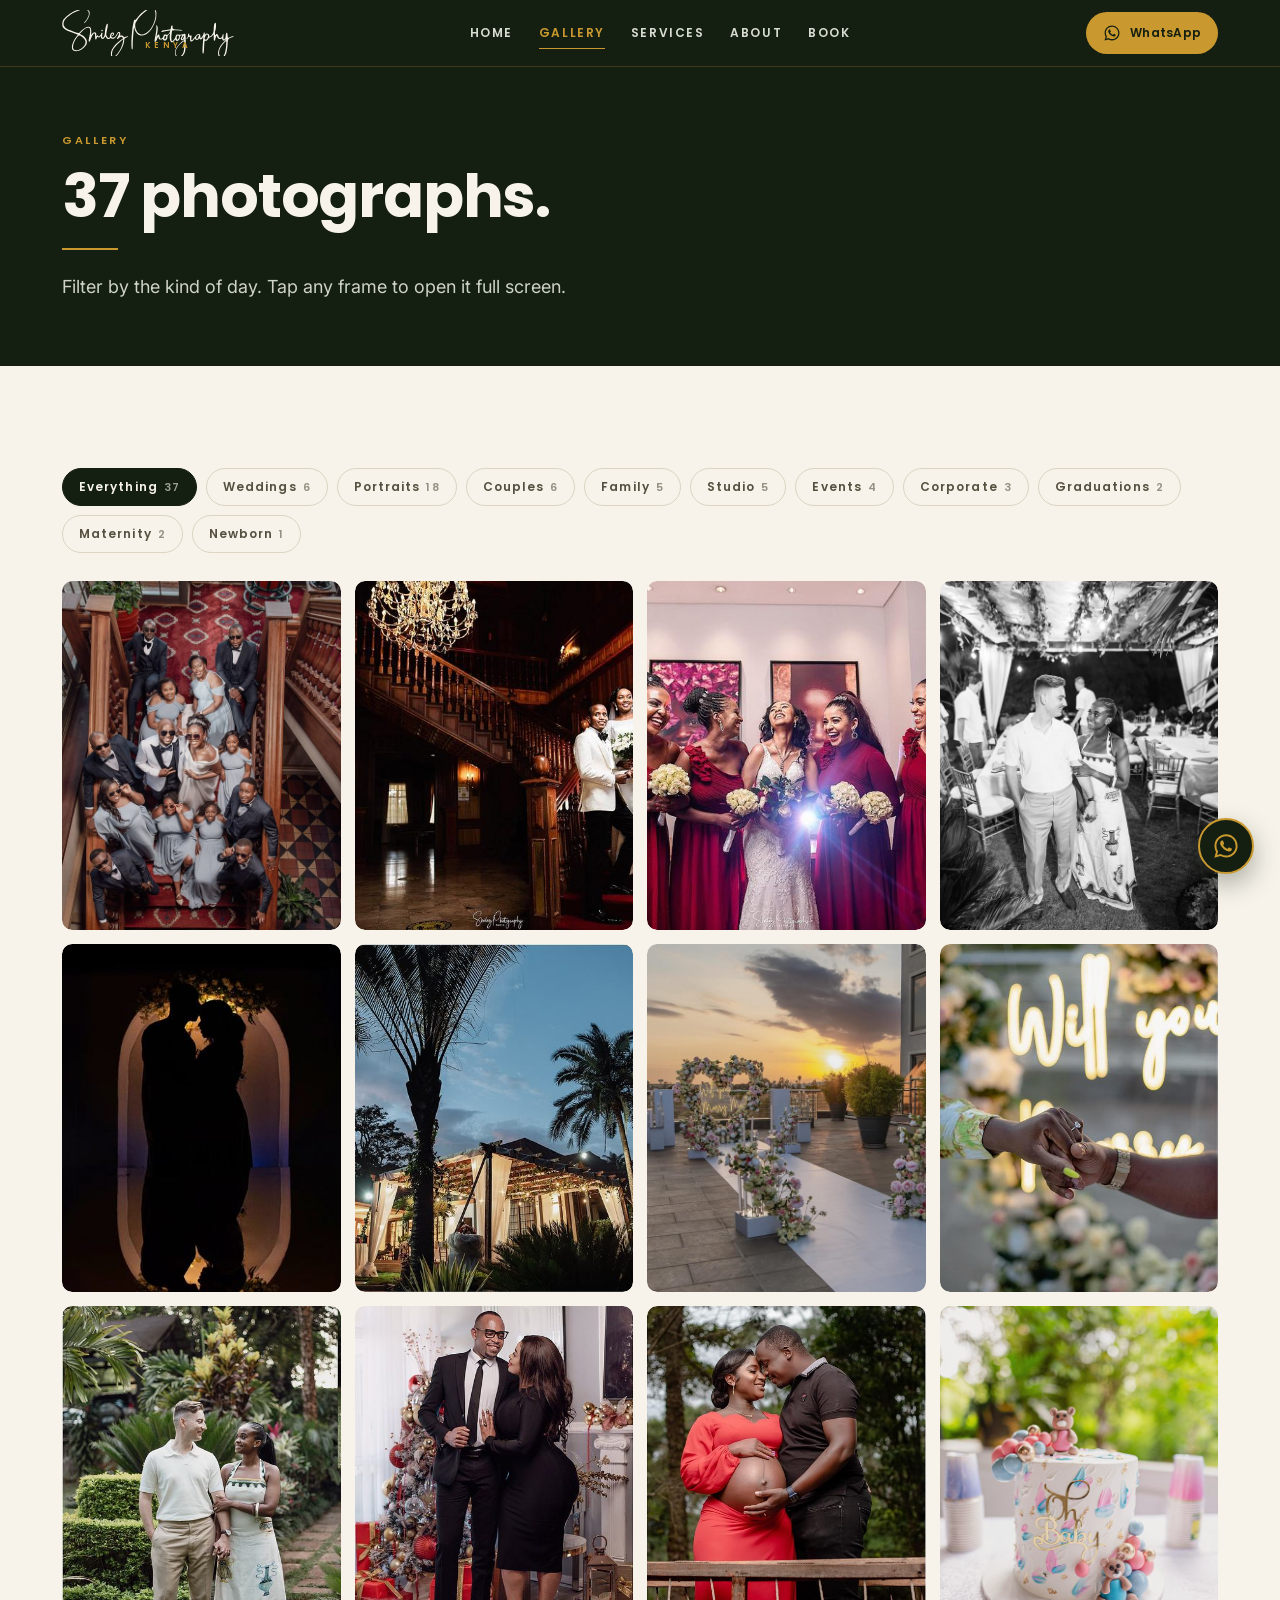
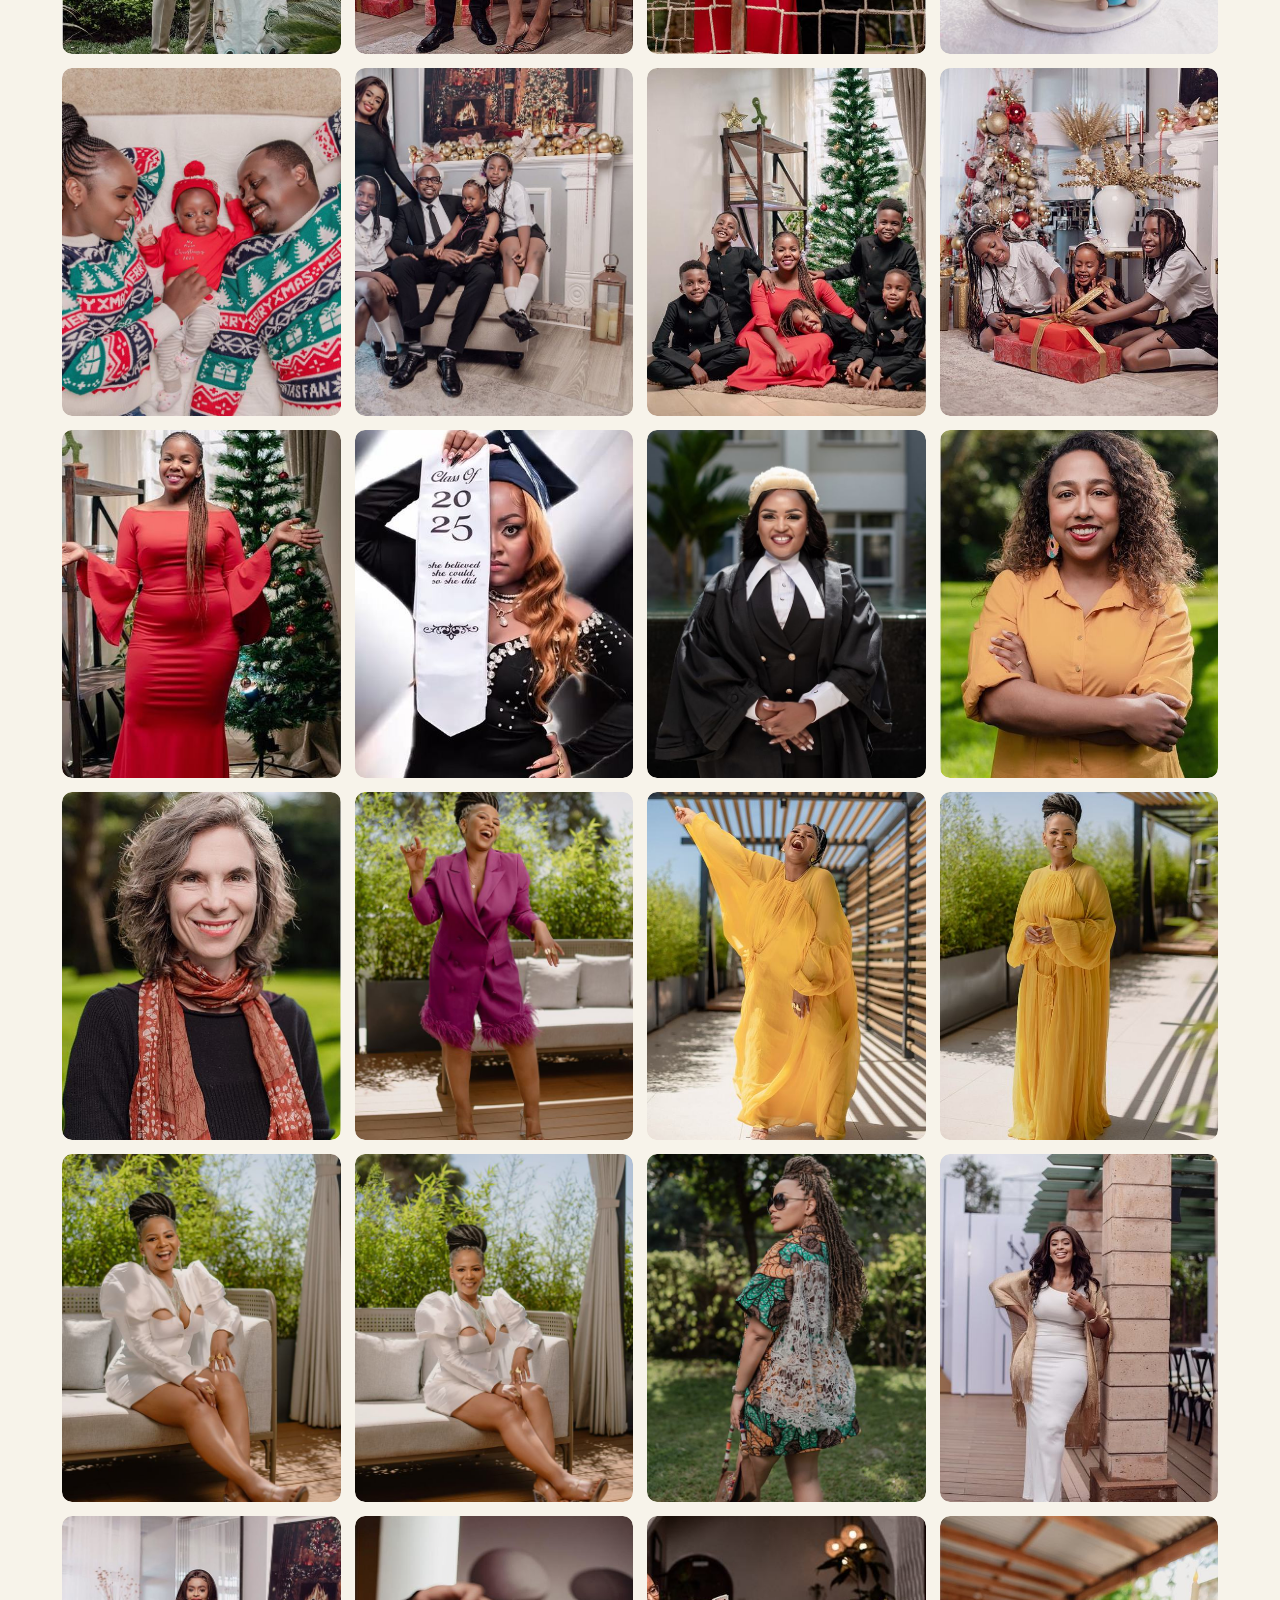
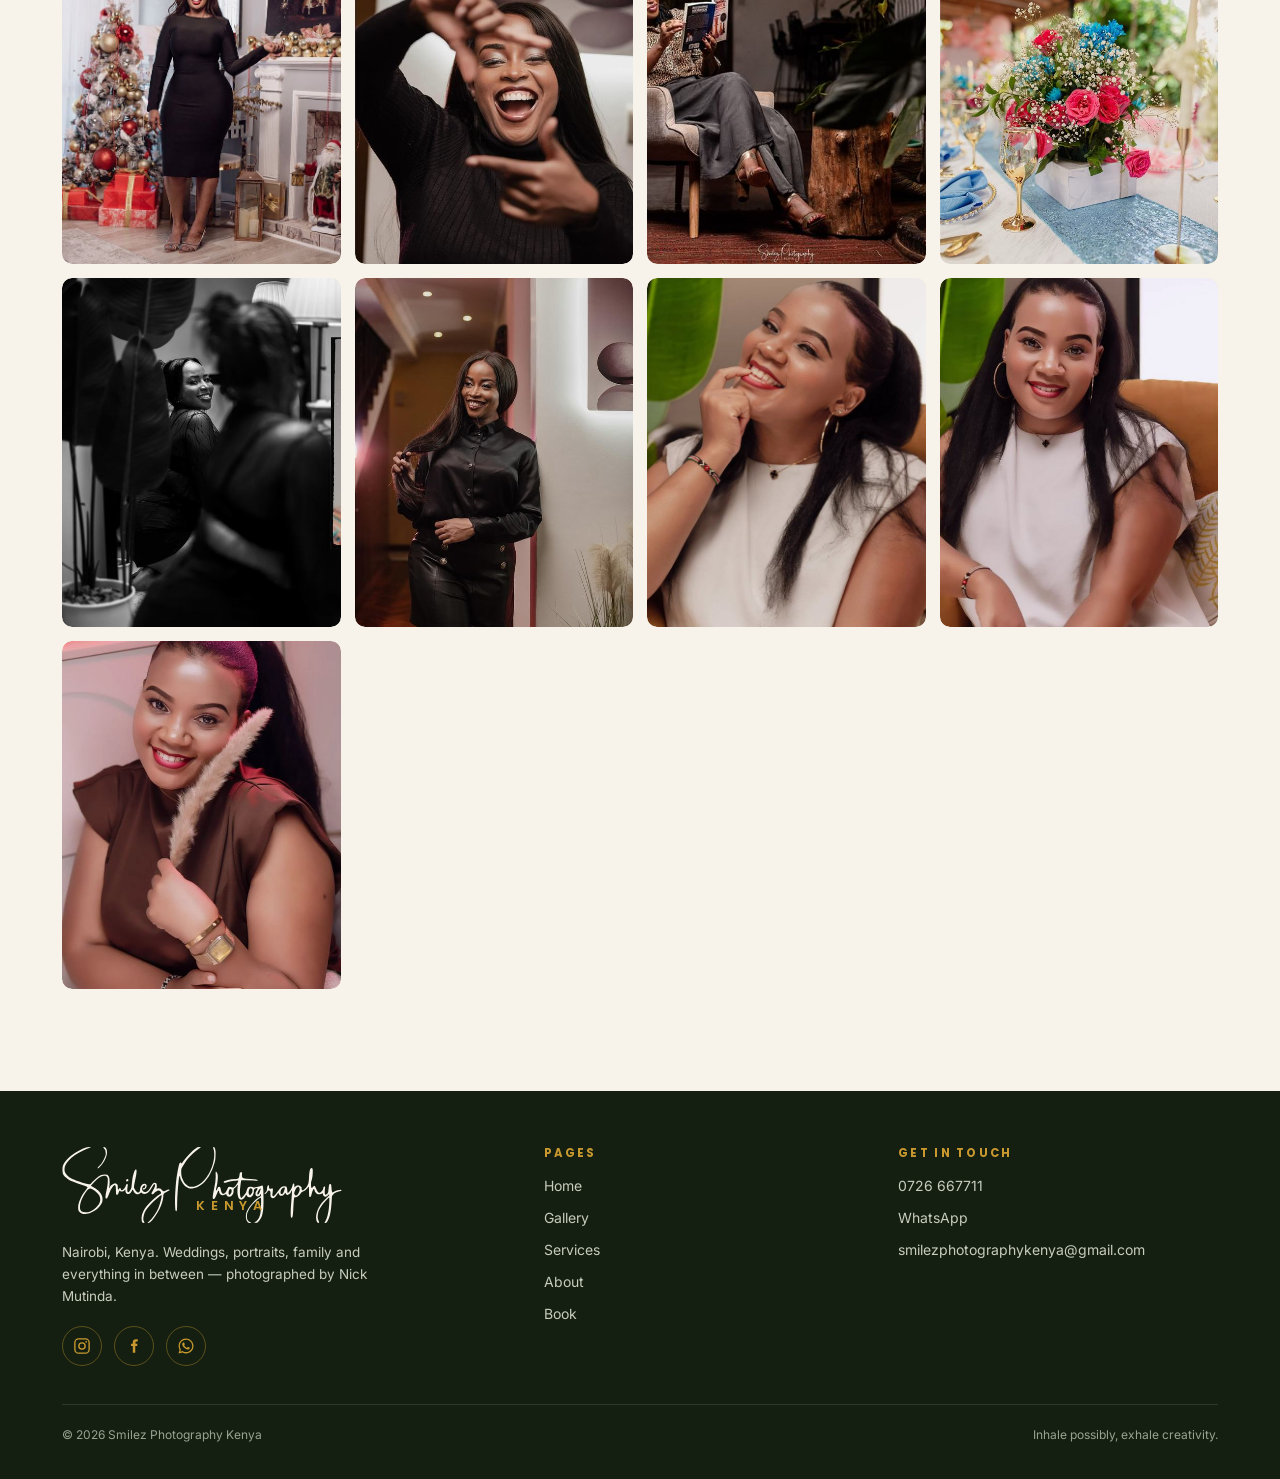
<file: gallery.html>
<!doctype html>
<html lang="en">
<head>
<meta charset="utf-8">
<meta name="viewport" content="width=device-width, initial-scale=1">
<title>Gallery — Smilez Photography Kenya</title>
<meta name="description" content="Weddings, portraits, families, couples, graduations and events photographed across Nairobi by Nick Mutinda.">
<link rel="canonical" href="https://ignatius-kimeu.github.io/storyfront-smilez-photography/gallery.html">

<!-- Speculative demo. Nick hasn't signed off on this, and a pitch build must not
     start ranking for his business name or competing with whatever he ends up
     with. Delete this line (and robots.txt) the day it goes live for real. -->
<meta name="robots" content="noindex, nofollow">

<meta property="og:type" content="website">
<meta property="og:site_name" content="Smilez Photography Kenya">
<meta property="og:title" content="Gallery — Smilez Photography Kenya">
<meta property="og:description" content="Weddings, portraits, families, couples, graduations and events photographed across Nairobi by Nick Mutinda.">
<meta property="og:url" content="https://ignatius-kimeu.github.io/storyfront-smilez-photography/gallery.html">
<meta property="og:image" content="https://ignatius-kimeu.github.io/storyfront-smilez-photography/og-image.jpg">
<meta property="og:image:width" content="1200">
<meta property="og:image:height" content="630">
<meta property="og:locale" content="en_KE">

<meta name="twitter:card" content="summary_large_image">
<meta name="twitter:title" content="Gallery — Smilez Photography Kenya">
<meta name="twitter:description" content="Weddings, portraits, families, couples, graduations and events photographed across Nairobi by Nick Mutinda.">
<meta name="twitter:image" content="https://ignatius-kimeu.github.io/storyfront-smilez-photography/og-image.jpg">

<link rel="icon" href="favicon.ico" sizes="any">
<link rel="icon" href="images/mark.svg" type="image/svg+xml">
<link rel="apple-touch-icon" href="images/apple-touch-icon.png">
<meta name="theme-color" content="#141F11">

<link rel="preconnect" href="https://fonts.googleapis.com">
<link rel="preconnect" href="https://fonts.gstatic.com" crossorigin>
<link href="https://fonts.googleapis.com/css2?family=Inter:wght@400;500;600&family=Poppins:wght@600;700;800&display=swap" rel="stylesheet">
<link rel="stylesheet" href="assets/styles.css">
</head>
<body>
<a class="skip-link" href="#main">Skip to content</a>
<svg xmlns="http://www.w3.org/2000/svg" style="position:absolute;width:0;height:0;overflow:hidden" aria-hidden="true" focusable="false"><symbol id="wm-script" viewBox="0 0 535 145"><path fill="currentColor" fill-rule="evenodd" d="M39.33 3.17 Q46.33 0 51.16 0 Q56 0 55.66 0.5 Q55.33 1 51.66 2 Q48 3 39.5 7 Q31 11 24.16 16 Q17.33 21 12.83 26 Q8.33 31 6.67 34.5 Q5 38 4.83 41.5 Q4.67 45 5.33 47.34 Q6 49.67 8.5 52.67 Q11 55.67 13.84 57.67 Q16.67 59.67 21 61.67 Q25.33 63.67 39 68.34 Q52.67 73 55 70 Q57.33 67 63.5 61.5 Q69.67 56 73.67 54.16 Q77.67 52.33 81.34 52.33 Q85 52.33 86.5 53.16 Q88 54 89.5 56.66 Q91 59.33 91 66.33 Q91 73.33 90.34 76 Q89.67 78.67 90.17 78.67 Q90.67 78.67 91.34 77 Q92 75.33 94 73.16 Q96 71 99 70 Q102 69 103.66 70 Q105.33 71 106 72.16 Q106.67 73.33 106.67 77.5 Q106.67 81.67 107.17 81.84 Q107.67 82 108.5 80.5 Q109.33 79 110.5 78.5 Q111.67 78 112.34 80.16 Q113 82.33 114 82.66 Q115 83 116.5 81.84 Q118 80.67 119.34 78.84 Q120.67 77 121.34 75.66 Q122 74.33 122 73.16 Q122 72 123.34 71.16 Q124.67 70.33 125.34 71 Q126 71.67 125.34 75.34 Q124.67 79 124.67 81.66 Q124.67 84.33 125.34 85.5 Q126 86.67 126.66 86.67 Q127.33 86.67 129 84.67 Q130.67 82.67 131.83 79.84 Q133 77 133.5 69.34 Q134 61.67 135.5 55.34 Q137 49 138.33 46.16 Q139.67 43.33 140.67 43 Q141.67 42.67 142.17 43.34 Q142.67 44 142.33 48.5 Q142 53 139.5 64.34 Q137 75.67 137.67 78 Q138.33 80.33 140.83 83.66 Q143.33 87 144.83 87.16 Q146.33 87.33 147.67 86 Q149 84.67 149.17 81.5 Q149.33 78.33 150.17 76.33 Q151 74.33 152.17 73 Q153.33 71.67 155 70.84 Q156.67 70 158 70 Q159.33 70 160.5 71 Q161.67 72 161.83 74.34 Q162 76.67 160.17 78.84 Q158.33 81 156.83 81.16 Q155.33 81.33 154.83 81 Q154.33 80.67 154.33 80 Q154.33 79.33 154.83 79 Q155.33 78.67 156.17 78.84 Q157 79 157.67 78.34 Q158.33 77.67 158.83 76 Q159.33 74.33 158.83 73.66 Q158.33 73 157.67 73 Q157 73 155.5 74.5 Q154 76 153.5 77 Q153 78 153 80.16 Q153 82.33 154.5 84.16 Q156 86 158.17 86 Q160.33 86 162.33 84.84 Q164.33 83.67 165.67 82.17 Q167 80.67 169.67 76.17 Q172.33 71.67 173.5 70.34 Q174.67 69 175.5 68.66 Q176.33 68.33 177.5 68.33 Q178.67 68.33 179.83 69.33 Q181 70.33 181.17 73.5 Q181.33 76.67 180.83 78 Q180.33 79.33 181 79.66 Q181.67 80 182.33 79.5 Q183 79 184.33 79 Q185.67 79 187.17 79.5 Q188.67 80 190 81 Q191.33 82 192.33 83.84 Q193.33 85.67 197.67 83.5 Q202 81.33 204 81.33 Q206 81.33 205.83 82.16 Q205.67 83 202 84.66 Q198.33 86.33 196 88 Q193.67 89.67 193.67 92.34 Q193.67 95 192.83 99.84 Q192 104.67 189.5 111.34 Q187 118 182 126.33 Q177 134.67 172.33 139.83 Q167.67 145 165.67 145 Q163.67 145 163.67 144.67 Q163.67 144.33 167.17 141.33 Q170.67 138.33 175.67 131.33 Q180.67 124.33 183.83 117.33 Q187 110.33 188.83 102 Q190.67 93.67 190.5 92.84 Q190.33 92 189.5 92.16 Q188.67 92.33 183.67 96.33 Q178.67 100.33 175.83 103.16 Q173 106 168 111.34 Q163 116.67 160 121.5 Q157 126.33 156 132 Q155 137.67 155.5 139.67 Q156 141.67 157.17 143.33 Q158.33 145 156.17 145 Q154 145 153 143.33 Q152 141.67 152 135.83 Q152 130 155 123.84 Q158 117.67 161.5 113.34 Q165 109 169 105 Q173 101 178 96.84 Q183 92.67 186.17 90.67 Q189.33 88.67 189.33 87.67 Q189.33 86.67 188.33 85.5 Q187.33 84.33 186.33 83.83 Q185.33 83.33 184 83.33 Q182.67 83.33 180 84.83 Q177.33 86.33 176 88.16 Q174.67 90 173.33 90.16 Q172 90.33 171.5 90 Q171 89.67 170.83 89 Q170.67 88.33 173.83 83 Q177 77.67 177.5 75.67 Q178 73.67 177.83 72.67 Q177.67 71.67 177.33 71.34 Q177 71 176 71.34 Q175 71.67 171.5 77.84 Q168 84 165.17 86.5 Q162.33 89 159.5 89.5 Q156.67 90 155.17 89.5 Q153.67 89 152.83 88 Q152 87 151.17 87 Q150.33 87 149.17 88.34 Q148 89.67 145.83 90.17 Q143.67 90.67 141.83 89.84 Q140 89 138.5 87.34 Q137 85.67 136.33 83.67 Q135.67 81.67 135 81.67 Q134.33 81.67 133.5 83.67 Q132.67 85.67 131.17 87.34 Q129.67 89 128.67 89.5 Q127.67 90 126.17 90 Q124.67 90 123.34 89 Q122 88 121.5 86.16 Q121 84.33 121.16 82.66 Q121.33 81 121 81 Q120.67 81 119.34 82.5 Q118 84 116.66 84.66 Q115.33 85.33 113.66 85.16 Q112 85 111.34 84 Q110.67 83 110.17 83 Q109.67 83 108.5 86.5 Q107.33 90 106.33 90.84 Q105.33 91.67 104.66 91.5 Q104 91.33 103.5 90.5 Q103 89.67 103 82.5 Q103 75.33 102.16 74 Q101.33 72.67 100.5 72.67 Q99.67 72.67 96.5 76.5 Q93.33 80.33 90.16 88.83 Q87 97.33 85.66 98.16 Q84.33 99 83.66 98.5 Q83 98 83 94.84 Q83 91.67 85 83.34 Q87 75 87.34 68.34 Q87.67 61.67 87.34 60 Q87 58.33 85.66 56.83 Q84.33 55.33 83.16 55 Q82 54.67 80 54.84 Q78 55 76.16 55.66 Q74.33 56.33 70.66 58.83 Q67 61.33 61.16 67.33 Q55.33 73.33 55.33 74 Q55.33 74.67 57.5 75.5 Q59.67 76.33 63.34 78.66 Q67 81 69.16 83 Q71.33 85 73.66 88.34 Q76 91.67 76.84 94.84 Q77.67 98 77.34 101.66 Q77 105.33 76.5 105.83 Q76 106.33 76 107.16 Q76 108 72 113 Q68 118 62.84 121.5 Q57.67 125 52.5 126.5 Q47.33 128 43.83 128 Q40.33 128 37.66 127 Q35 126 33.5 124.34 Q32 122.67 31.5 121.34 Q31 120 30.84 116.5 Q30.67 113 31.34 109.66 Q32 106.33 34.5 100.5 Q37 94.67 39.5 90.5 Q42 86.33 45.5 82 Q49 77.67 49 77 Q49 76.33 36 71.83 Q23 67.33 19.16 65.66 Q15.33 64 11.5 61.5 Q7.67 59 5.67 57 Q3.67 55 2.33 52.66 Q1 50.33 0.83 44.33 Q0.67 38.33 2 35 Q3.33 31.67 5.17 29 Q7 26.33 11.84 21.5 Q16.67 16.67 24.5 11.5 Q32.33 6.33 39.33 3.17 Z M475 41 Q476 40 476.84 40 Q477.67 40 478.17 40.5 Q478.67 41 479 42.66 Q479.33 44.33 479.16 49.66 Q479 55 478 59.5 Q477 64 476.34 65.34 Q475.67 66.67 475.84 73.5 Q476 80.33 478.5 77.16 Q481 74 482.16 74 Q483.33 74 485.66 79.66 Q488 85.33 489.5 86.33 Q491 87.33 492.16 87.33 Q493.33 87.33 495.33 85.66 Q497.33 84 498.16 82.34 Q499 80.67 499.34 78.17 Q499.67 75.67 501 75.34 Q502.33 75 502.66 76.16 Q503 77.33 502.5 79.66 Q502 82 502 85.5 Q502 89 502.16 89.66 Q502.33 90.33 503.33 91 Q504.33 91.67 506.16 89.84 Q508 88 508.5 86.34 Q509 84.67 509.5 78.84 Q510 73 510.5 72 Q511 71 512 70.66 Q513 70.33 513.84 71.33 Q514.67 72.33 515.17 80.33 Q515.67 88.33 518 86.66 Q520.33 85 523.66 83.66 Q527 82.33 530.34 82 Q533.67 81.67 534 82.17 Q534.33 82.67 534 83.34 Q533.67 84 528.84 85.16 Q524 86.33 519.84 89 Q515.67 91.67 515.5 99.34 Q515.33 107 514.16 116.66 Q513 126.33 511.84 130.66 Q510.67 135 508.34 140 Q506 145 503.84 145 Q501.67 145 501.67 144.67 Q501.67 144.33 503.5 141.33 Q505.33 138.33 507.16 131.83 Q509 125.33 509.84 118 Q510.67 110.67 510.84 103.5 Q511 96.33 510.34 96.33 Q509.67 96.33 504.34 102.16 Q499 108 496.16 112.16 Q493.33 116.33 492 119.16 Q490.67 122 490 123.84 Q489.33 125.67 488.83 130 Q488.33 134.33 488.83 136.83 Q489.33 139.33 490.83 142.17 Q492.33 145 490.16 145 Q488 145 486.84 142.17 Q485.67 139.33 485.5 135.33 Q485.33 131.33 486.66 126 Q488 120.67 490.5 116 Q493 111.33 496.66 106.66 Q500.33 102 505.5 97.34 Q510.67 92.67 510.84 91.67 Q511 90.67 510.16 90.84 Q509.33 91 507.33 93 Q505.33 95 503.33 95 Q501.33 95 500.16 93.84 Q499 92.67 498.66 90.17 Q498.33 87.67 496.83 88.84 Q495.33 90 492.33 90.16 Q489.33 90.33 487.83 89.66 Q486.33 89 484.66 86.84 Q483 84.67 482.5 82.5 Q482 80.33 481.34 80.16 Q480.67 80 479.34 82.66 Q478 85.33 477 90 Q476 94.67 475 95.17 Q474 95.67 473 95.34 Q472 95 472 85.66 Q472 76.33 471.34 76.16 Q470.67 76 470 77.34 Q469.33 78.67 467.5 80.5 Q465.67 82.33 463.5 83.66 Q461.33 85 459.5 85.34 Q457.67 85.67 456.5 87.84 Q455.33 90 453.16 92.34 Q451 94.67 448.5 95.5 Q446 96.33 444.5 95.83 Q443 95.33 442.16 114.33 Q441.33 133.33 440.16 134.33 Q439 135.33 438 135 Q437 134.67 437 125.83 Q437 117 438.5 99.66 Q440 82.33 439.16 83 Q438.33 83.67 437.5 86 Q436.67 88.33 434.5 90 Q432.33 91.67 430.66 91.5 Q429 91.33 428.16 89.66 Q427.33 88 426.66 87.84 Q426 87.67 425.84 88.5 Q425.67 89.33 424.17 90.83 Q422.67 92.33 421.5 92.83 Q420.33 93.33 418.83 93.33 Q417.33 93.33 416 92.16 Q414.67 91 414.34 90.5 Q414 90 414.16 89 Q414.33 88 413.83 87.66 Q413.33 87.33 411 91 Q408.67 94.67 406.34 96.34 Q404 98 402.34 97.84 Q400.67 97.67 399.34 96.17 Q398 94.67 398.34 89 Q398.67 83.33 396.17 83.16 Q393.67 83 392.67 85 Q391.67 87 390.17 88.5 Q388.67 90 387.84 90 Q387 90 387 89.16 Q387 88.33 388.16 87.5 Q389.33 86.67 390.66 84.5 Q392 82.33 391.84 79.66 Q391.67 77 392.67 74.84 Q393.67 72.67 394.84 73 Q396 73.33 395.66 75.5 Q395.33 77.67 396 78.67 Q396.67 79.67 397.67 79.84 Q398.67 80 400.5 79.5 Q402.33 79 402.83 79.5 Q403.33 80 402.66 85.66 Q402 91.33 402 92 Q402 92.67 402.66 93.5 Q403.33 94.33 404 94.16 Q404.67 94 406.34 92.34 Q408 90.67 412.5 84.5 Q417 78.33 419.34 76.66 Q421.67 75 424.17 75 Q426.67 75 428.34 75.66 Q430 76.33 430.34 81.33 Q430.67 86.33 430.84 87 Q431 87.67 431.66 87.84 Q432.33 88 435 84.34 Q437.67 80.67 439 77.67 Q440.33 74.67 440.66 72.67 Q441 70.67 441.5 70.17 Q442 69.67 442.5 69.67 Q443 69.67 443.5 70.34 Q444 71 444 74 Q444 77 444.5 77 Q445 77 445.5 76 Q446 75 447.66 74 Q449.33 73 451.16 73 Q453 73 455 74.34 Q457 75.67 457.5 76.67 Q458 77.67 458 80.17 Q458 82.67 458.84 82.84 Q459.67 83 460.67 82.5 Q461.67 82 464.17 79.84 Q466.67 77.67 469.17 73.34 Q471.67 69 471.84 61.84 Q472 54.67 472.5 50.84 Q473 47 473.5 44.5 Q474 42 475 41 Z M293.66 55.34 Q293.33 47 294 47 Q294.67 47 295.84 48.66 Q297 50.33 297.5 53.16 Q298 56 297.5 62.84 Q297 69.67 295.16 77 Q293.33 84.33 294.5 83.33 Q295.67 82.33 296.84 79.66 Q298 77 298.66 76.5 Q299.33 76 300.5 76 Q301.67 76 302.34 77.34 Q303 78.67 303.66 82.84 Q304.33 87 306 88.34 Q307.67 89.67 309.17 89.17 Q310.67 88.67 312.34 87 Q314 85.33 315.34 81.83 Q316.67 78.33 317.67 77 Q318.67 75.67 319.84 76.17 Q321 76.67 322.5 76.5 Q324 76.33 325.16 77.16 Q326.33 78 327.83 77.34 Q329.33 76.67 331 75 Q332.67 73.33 335 69.16 Q337.33 65 337 64.34 Q336.67 63.67 330.67 64.34 Q324.67 65 320.67 65.84 Q316.67 66.67 314.17 67.67 Q311.67 68.67 310.5 68.5 Q309.33 68.33 309 67.16 Q308.67 66 310.5 65 Q312.33 64 315.33 63.34 Q318.33 62.67 324.16 61.84 Q330 61 333.66 61 Q337.33 61 338.16 58.16 Q339 55.33 339.16 52.83 Q339.33 50.33 340.33 49.16 Q341.33 48 342.33 48 Q343.33 48 343.83 48.66 Q344.33 49.33 343.83 55 Q343.33 60.67 352.5 60.84 Q361.67 61 366.84 61.66 Q372 62.33 373.16 63 Q374.33 63.67 374 64.34 Q373.67 65 366.84 64.16 Q360 63.33 351.5 63.33 Q343 63.33 342.66 63.66 Q342.33 64 341.16 72.16 Q340 80.33 340 85 Q340 89.67 340.5 92.67 Q341 95.67 341.66 96.5 Q342.33 97.33 343 97.33 Q343.67 97.33 347 93.33 Q350.33 89.33 351.16 88 Q352 86.67 353 82.84 Q354 79 355 77.66 Q356 76.33 359.66 76.16 Q363.33 76 364.16 76.66 Q365 77.33 365.84 77.33 Q366.67 77.33 372 76.5 Q377.33 75.67 379.5 74.5 Q381.67 73.33 383.17 73.66 Q384.67 74 385 93.66 Q385.33 113.33 384.16 121.16 Q383 129 381.84 132.33 Q380.67 135.67 377.84 139.5 Q375 143.33 374.16 143.67 Q373.33 144 373.16 144.5 Q373 145 369.5 144.83 Q366 144.67 368.84 143.33 Q371.67 142 373.17 140 Q374.67 138 376.17 135.5 Q377.67 133 378.84 127.84 Q380 122.67 380.34 109.84 Q380.67 97 379.84 97 Q379 97 376.66 98.5 Q374.33 100 368.83 105 Q363.33 110 360.83 113.5 Q358.33 117 356.5 120.66 Q354.67 124.33 354 126.83 Q353.33 129.33 353.33 132.33 Q353.33 135.33 353.83 137.17 Q354.33 139 355.66 140.83 Q357 142.67 359 143.5 Q361 144.33 361 144.67 Q361 145 358.5 145 Q356 145 354.84 143.67 Q353.67 142.33 352.84 140.67 Q352 139 351.5 135.17 Q351 131.33 352 126.83 Q353 122.33 356.34 117 Q359.67 111.67 364.67 106.34 Q369.67 101 372.34 99 Q375 97 377.66 95.66 Q380.33 94.33 380.33 92.16 Q380.33 90 379.83 90 Q379.33 90 378.5 91.5 Q377.67 93 376.17 93.84 Q374.67 94.67 373 94.34 Q371.33 94 370.5 92.84 Q369.67 91.67 369.67 89.84 Q369.67 88 370.17 86.5 Q370.67 85 372.84 81.5 Q375 78 370.84 78.66 Q366.67 79.33 366.67 83.5 Q366.67 87.67 365.5 90.17 Q364.33 92.67 363 94 Q361.67 95.33 360.5 95.83 Q359.33 96.33 357.66 96.16 Q356 96 354.5 94.66 Q353 93.33 353 92.5 Q353 91.67 352.16 91.5 Q351.33 91.33 351 92.5 Q350.67 93.67 349.34 95.5 Q348 97.33 346.5 98.66 Q345 100 343.34 100.5 Q341.67 101 339.84 100 Q338 99 336.84 96 Q335.67 93 335.34 88.5 Q335 84 335.34 79.5 Q335.67 75 336.17 74 Q336.67 73 336.34 72.5 Q336 72 333.5 75 Q331 78 329.34 79 Q327.67 80 327.84 82.84 Q328 85.67 327.5 87.5 Q327 89.33 326 91 Q325 92.67 323.66 93.84 Q322.33 95 319.5 95 Q316.67 95 315.34 93.34 Q314 91.67 314 90.5 Q314 89.33 311.5 90.83 Q309 92.33 306.16 92 Q303.33 91.67 302 90 Q300.67 88.33 300.34 86 Q300 83.67 299.34 83.34 Q298.67 83 295.84 89.84 Q293 96.67 292 97.84 Q291 99 290 99.16 Q289 99.33 288.5 99 Q288 98.67 288 95.34 Q288 92 291 77.84 Q294 63.67 293.66 55.34 Z M258.5 0.5 Q258.67 0 262.17 0 Q265.67 0 265.5 0.5 Q265.33 1 260.66 4 Q256 7 250.17 12.5 Q244.33 18 240.83 22.16 Q237.33 26.33 233.5 32.33 Q229.67 38.33 228.83 40.33 Q228 42.33 227.83 44.5 Q227.67 46.67 227.83 50.17 Q228 53.67 228.67 56.17 Q229.33 58.67 230.83 62.17 Q232.33 65.67 233.67 67.67 Q235 69.67 237.33 71.84 Q239.67 74 241.67 75 Q243.67 76 247 76.16 Q250.33 76.33 253.5 75.66 Q256.67 75 261.84 71.84 Q267 68.67 272 63 Q277 57.33 277.5 56 Q278 54.67 279.34 53 Q280.67 51.33 283.84 44.33 Q287 37.33 288.5 31.33 Q290 25.33 290.5 21.5 Q291 17.67 290.84 12.34 Q290.67 7 289.34 3.5 Q288 0 289.66 0 Q291.33 0 292.16 2.33 Q293 4.67 293.34 7.83 Q293.67 11 293.34 17.5 Q293 24 292.5 26.5 Q292 29 289.5 36.5 Q287 44 286.5 44.34 Q286 44.67 284 49.34 Q282 54 280 56.66 Q278 59.33 275.34 63 Q272.67 66.67 268 70.67 Q263.33 74.67 258.16 76.84 Q253 79 249 79.16 Q245 79.33 242.33 78.66 Q239.67 78 236.83 76 Q234 74 231 69.84 Q228 65.67 226.83 62.34 Q225.67 59 225.67 57.34 Q225.67 55.67 225 55.5 Q224.33 55.33 223.67 58.66 Q223 62 221.5 79.5 Q220 97 220 108.66 Q220 120.33 219.33 121.5 Q218.67 122.67 218.17 122.67 Q217.67 122.67 217 121.5 Q216.33 120.33 216 110.16 Q215.67 100 216.33 88 Q217 76 218 65.84 Q219 55.67 221.33 43.84 Q223.67 32 224.67 30.84 Q225.67 29.67 226.67 29.84 Q227.67 30 227.83 30.66 Q228 31.33 228.5 31.5 Q229 31.67 231 28.34 Q233 25 237.5 19.84 Q242 14.67 246.5 10.34 Q251 6 254.66 3.5 Q258.33 1 258.5 0.5 Z M55.84 79.66 Q52 78 48.16 82.84 Q44.33 87.67 41.16 93.34 Q38 99 36.34 103.84 Q34.67 108.67 34.34 113.17 Q34 117.67 35 119.84 Q36 122 37.84 123.34 Q39.67 124.67 44.34 124.84 Q49 125 51.34 124.16 Q53.67 123.33 57.5 121.16 Q61.33 119 64.66 116 Q68 113 70 110 Q72 107 72.66 103.5 Q73.33 100 72.66 96.84 Q72 93.67 69.84 90.67 Q67.67 87.67 63.67 84.5 Q59.67 81.33 55.84 79.66 Z M79.84 2.17 Q77.67 0 79.84 0 Q82 0 83.16 1.5 Q84.33 3 85.16 5 Q86 7 86 11 Q86 15 83.5 20.84 Q81 26.67 78 30.84 Q75 35 72.34 37.84 Q69.67 40.67 68.84 40.84 Q68 41 68 40.16 Q68 39.33 70.5 37 Q73 34.67 75 32 Q77 29.33 80 23.33 Q83 17.33 83.34 15.33 Q83.67 13.33 83.34 10 Q83 6.67 82.5 5.5 Q82 4.33 79.84 2.17 Z M451.33 76.16 Q450.33 76 448.83 77.16 Q447.33 78.33 445.33 83 Q443.33 87.67 443.83 89.5 Q444.33 91.33 445.66 92.16 Q447 93 447.66 92.84 Q448.33 92.67 449.83 91.17 Q451.33 89.67 452.83 86.34 Q454.33 83 454.16 80.66 Q454 78.33 453.16 77.33 Q452.33 76.33 451.33 76.16 Z M424.5 77.33 Q423.67 77.33 422.5 77.66 Q421.33 78 419.66 80.16 Q418 82.33 417.66 85.16 Q417.33 88 418 89 Q418.67 90 419.17 90 Q419.67 90 420.34 90 Q421 90 422 88.84 Q423 87.67 424.16 84.5 Q425.33 81.33 425.66 79.83 Q426 78.33 425.66 77.83 Q425.33 77.33 424.5 77.33 Z M360.67 79 Q359.67 79 359.17 79.16 Q358.67 79.33 357.84 81.16 Q357 83 356.66 85.34 Q356.33 87.67 357.16 89.84 Q358 92 358.84 92.16 Q359.67 92.33 359.84 92 Q360 91.67 361.5 89.84 Q363 88 363.5 86.5 Q364 85 364 83 Q364 81 362.84 80 Q361.67 79 360.67 79 Z M379.5 79.17 Q379 78.67 376.66 81.84 Q374.33 85 373.66 87.16 Q373 89.33 373.5 90.16 Q374 91 374.66 90.84 Q375.33 90.67 376.5 88.67 Q377.67 86.67 378.84 83.17 Q380 79.67 379.5 79.17 Z M321.66 80.16 Q320.33 80 319.33 82.66 Q318.33 85.33 318.33 87.66 Q318.33 90 319 90.84 Q319.67 91.67 320.5 91.17 Q321.33 90.67 322.66 88.67 Q324 86.67 324.16 84.34 Q324.33 82 323.66 81.16 Q323 80.33 321.66 80.16 Z M123.16 62.16 Q124 61 124.84 61.16 Q125.67 61.33 126.34 62.16 Q127 63 126.84 63.84 Q126.67 64.67 125.84 65.17 Q125 65.67 124.34 65.84 Q123.67 66 123 65.34 Q122.33 64.67 122.33 64 Q122.33 63.33 123.16 62.16 Z"/></symbol></svg>
<div id="splash" aria-hidden="true"><div class="wordmark wordmark--md"><svg viewBox="0 0 535 145" role="img" aria-label="Smilez Photography Kenya"><use href="#wm-script"/></svg><span class="kenya" aria-hidden="true">KENYA</span></div></div>
<header class="site-header">
  <div class="container header-inner">
    <a class="brand" href="index.html" aria-label="Smilez Photography Kenya — home"><span class="wordmark wordmark--sm"><svg viewBox="0 0 535 145" role="img" aria-label="Smilez Photography Kenya"><use href="#wm-script"/></svg><span class="kenya" aria-hidden="true">KENYA</span></span></a>
    <nav class="nav" id="nav" aria-label="Main"><a href="index.html">Home</a><a href="gallery.html" aria-current="page">Gallery</a><a href="services.html">Services</a><a href="about.html">About</a><a href="contact.html">Book</a></nav>
    <div class="header-cta">
      <a class="btn btn--wa btn--sm" href="https://wa.me/254726667711?text=Hi%20Smilez%20Photography%2C%20I%20saw%20your%20website%20and%20I%E2%80%99d%20like%20to%20ask%20about%20a%20shoot." target="_blank" rel="noopener"><svg viewBox="0 0 24 24" fill="currentColor" aria-hidden="true"><path d="M12.04 2C6.58 2 2.13 6.45 2.13 11.91c0 1.75.46 3.45 1.32 4.95L2 22l5.25-1.38a9.9 9.9 0 0 0 4.79 1.22h.01c5.46 0 9.91-4.45 9.91-9.91 0-2.65-1.03-5.14-2.9-7.01A9.82 9.82 0 0 0 12.04 2Zm0 18.15h-.01a8.2 8.2 0 0 1-4.19-1.15l-.3-.18-3.12.82.83-3.04-.2-.31a8.19 8.19 0 0 1-1.26-4.38c0-4.54 3.7-8.23 8.25-8.23 2.2 0 4.27.86 5.83 2.42a8.18 8.18 0 0 1 2.41 5.82c0 4.54-3.7 8.23-8.24 8.23Zm4.52-6.16c-.25-.12-1.47-.72-1.69-.81-.23-.08-.39-.12-.56.13-.16.24-.64.8-.79.97-.14.16-.29.18-.54.06-.25-.13-1.05-.39-2-1.23-.74-.66-1.24-1.47-1.38-1.72-.15-.25-.02-.38.11-.5.11-.11.25-.29.37-.44.13-.15.17-.25.25-.41.08-.17.04-.31-.02-.44-.06-.12-.56-1.35-.77-1.85-.2-.48-.4-.42-.56-.43h-.47c-.17 0-.44.06-.67.31-.23.25-.87.85-.87 2.07 0 1.22.89 2.4 1.02 2.56.12.17 1.75 2.67 4.23 3.74.59.26 1.05.41 1.41.52.59.19 1.13.16 1.56.1.47-.07 1.47-.6 1.68-1.18.21-.58.21-1.08.14-1.18-.06-.11-.22-.17-.47-.29Z"/></svg><span>WhatsApp</span></a>
      <button class="nav-toggle" id="nav-toggle" type="button" aria-expanded="false" aria-controls="nav" aria-label="Menu"><span></span></button>
    </div>
  </div>
</header>
<main id="main">
<section class="section section--tight panel-green">
  <div class="container">
    <p class="eyebrow">Gallery</p>
    <h1 class="h-xl">37 photographs.</h1>
    <div class="rule"></div>
    <p class="lede">Filter by the kind of day. Tap any frame to open it full screen.</p>
  </div>
</section>

<section class="section">
  <div class="container">
    <div class="filters" id="filters"><button class="filter" type="button" data-filter="all" aria-pressed="true">Everything<span class="n">37</span></button><button class="filter" type="button" data-filter="weddings" aria-pressed="false">Weddings<span class="n">6</span></button><button class="filter" type="button" data-filter="portraits" aria-pressed="false">Portraits<span class="n">18</span></button><button class="filter" type="button" data-filter="couples" aria-pressed="false">Couples<span class="n">6</span></button><button class="filter" type="button" data-filter="family" aria-pressed="false">Family<span class="n">5</span></button><button class="filter" type="button" data-filter="studio" aria-pressed="false">Studio<span class="n">5</span></button><button class="filter" type="button" data-filter="events" aria-pressed="false">Events<span class="n">4</span></button><button class="filter" type="button" data-filter="corporate" aria-pressed="false">Corporate<span class="n">3</span></button><button class="filter" type="button" data-filter="graduations" aria-pressed="false">Graduations<span class="n">2</span></button><button class="filter" type="button" data-filter="maternity" aria-pressed="false">Maternity<span class="n">2</span></button><button class="filter" type="button" data-filter="newborn" aria-pressed="false">Newborn<span class="n">1</span></button></div>
    <div class="gal"><div class="gal-item reveal" data-cat="weddings"><button type="button" aria-label="Open: The wedding party gathered on the staircase, shot from above"><span class="ph ph--45"><img src="images/thumb/smilez-07.jpg" data-full="images/full/smilez-07.jpg" alt="The wedding party gathered on the staircase, shot from above" loading="lazy" width="720" height="900"></span></button></div><div class="gal-item reveal" data-cat="weddings"><button type="button" aria-label="Open: Bride and groom on the red-carpeted staircase beneath the chandelier"><span class="ph ph--45"><img src="images/thumb/smilez-17.jpg" data-full="images/full/smilez-17.jpg" alt="Bride and groom on the red-carpeted staircase beneath the chandelier" loading="lazy" width="720" height="900"></span></button></div><div class="gal-item reveal" data-cat="weddings"><button type="button" aria-label="Open: The bride laughing with her bridesmaids in deep red"><span class="ph ph--45"><img src="images/thumb/smilez-18.jpg" data-full="images/full/smilez-18.jpg" alt="The bride laughing with her bridesmaids in deep red" loading="lazy" width="720" height="900"></span></button></div><div class="gal-item reveal" data-cat="weddings"><button type="button" aria-label="Open: Reception, in black and white"><span class="ph ph--45"><img src="images/thumb/smilez-08.jpg" data-full="images/full/smilez-08.jpg" alt="Reception, in black and white" loading="lazy" width="720" height="900"></span></button></div><div class="gal-item reveal" data-cat="weddings couples"><button type="button" aria-label="Open: A couple backlit in the archway"><span class="ph ph--45"><img src="images/thumb/smilez-37.jpg" data-full="images/full/smilez-37.jpg" alt="A couple backlit in the archway" loading="lazy" width="720" height="900"></span></button></div><div class="gal-item reveal" data-cat="weddings events"><button type="button" aria-label="Open: The venue at dusk, strung with lights"><span class="ph ph--45"><img src="images/thumb/smilez-09.jpg" data-full="images/full/smilez-09.jpg" alt="The venue at dusk, strung with lights" loading="lazy" width="720" height="900"></span></button></div><div class="gal-item reveal" data-cat="couples events"><button type="button" aria-label="Open: A rooftop proposal set up for sunset"><span class="ph ph--45"><img src="images/thumb/smilez-25.jpg" data-full="images/full/smilez-25.jpg" alt="A rooftop proposal set up for sunset" loading="lazy" width="720" height="900"></span></button></div><div class="gal-item reveal" data-cat="couples"><button type="button" aria-label="Open: Hands held in front of the neon sign"><span class="ph ph--45"><img src="images/thumb/smilez-26.jpg" data-full="images/full/smilez-26.jpg" alt="Hands held in front of the neon sign" loading="lazy" width="720" height="900"></span></button></div><div class="gal-item reveal" data-cat="couples"><button type="button" aria-label="Open: A couple walking the garden path"><span class="ph ph--45"><img src="images/thumb/smilez-10.jpg" data-full="images/full/smilez-10.jpg" alt="A couple walking the garden path" loading="lazy" width="720" height="900"></span></button></div><div class="gal-item reveal" data-cat="couples"><button type="button" aria-label="Open: A couple dressed for the evening"><span class="ph ph--45"><img src="images/thumb/smilez-32.jpg" data-full="images/full/smilez-32.jpg" alt="A couple dressed for the evening" loading="lazy" width="720" height="900"></span></button></div><div class="gal-item reveal" data-cat="maternity couples"><button type="button" aria-label="Open: Expecting, hands resting together"><span class="ph ph--45"><img src="images/thumb/smilez-24.jpg" data-full="images/full/smilez-24.jpg" alt="Expecting, hands resting together" loading="lazy" width="720" height="900"></span></button></div><div class="gal-item reveal" data-cat="maternity events"><button type="button" aria-label="Open: The gender-reveal cake, waiting to be cut"><span class="ph ph--45"><img src="images/thumb/smilez-15.jpg" data-full="images/full/smilez-15.jpg" alt="The gender-reveal cake, waiting to be cut" loading="lazy" width="720" height="900"></span></button></div><div class="gal-item reveal" data-cat="newborn family"><button type="button" aria-label="Open: A first Christmas, all three of them on the blanket"><span class="ph ph--45"><img src="images/thumb/smilez-36.jpg" data-full="images/full/smilez-36.jpg" alt="A first Christmas, all three of them on the blanket" loading="lazy" width="720" height="900"></span></button></div><div class="gal-item reveal" data-cat="family"><button type="button" aria-label="Open: The whole family by the fireplace"><span class="ph ph--45"><img src="images/thumb/smilez-33.jpg" data-full="images/full/smilez-33.jpg" alt="The whole family by the fireplace" loading="lazy" width="720" height="900"></span></button></div><div class="gal-item reveal" data-cat="family"><button type="button" aria-label="Open: Mum and the children around the tree"><span class="ph ph--45"><img src="images/thumb/smilez-30.jpg" data-full="images/full/smilez-30.jpg" alt="Mum and the children around the tree" loading="lazy" width="720" height="900"></span></button></div><div class="gal-item reveal" data-cat="family"><button type="button" aria-label="Open: Opening the big present"><span class="ph ph--45"><img src="images/thumb/smilez-34.jpg" data-full="images/full/smilez-34.jpg" alt="Opening the big present" loading="lazy" width="720" height="900"></span></button></div><div class="gal-item reveal" data-cat="family portraits"><button type="button" aria-label="Open: In the red dress beside the tree"><span class="ph ph--45"><img src="images/thumb/smilez-31.jpg" data-full="images/full/smilez-31.jpg" alt="In the red dress beside the tree" loading="lazy" width="720" height="900"></span></button></div><div class="gal-item reveal" data-cat="graduations"><button type="button" aria-label="Open: Class of 2025 — cap, stole and the look that goes with it"><span class="ph ph--45"><img src="images/thumb/smilez-grad.jpg" data-full="images/full/smilez-grad.jpg" alt="Class of 2025 — cap, stole and the look that goes with it" loading="lazy" width="720" height="900"></span></button></div><div class="gal-item reveal" data-cat="graduations corporate"><button type="button" aria-label="Open: Newly admitted advocate, in wig and gown"><span class="ph ph--45"><img src="images/thumb/smilez-20.jpg" data-full="images/full/smilez-20.jpg" alt="Newly admitted advocate, in wig and gown" loading="lazy" width="720" height="900"></span></button></div><div class="gal-item reveal" data-cat="corporate portraits"><button type="button" aria-label="Open: A working portrait, out in the green"><span class="ph ph--45"><img src="images/thumb/smilez-28.jpg" data-full="images/full/smilez-28.jpg" alt="A working portrait, out in the green" loading="lazy" width="720" height="900"></span></button></div><div class="gal-item reveal" data-cat="portraits corporate"><button type="button" aria-label="Open: Portrait in the afternoon light"><span class="ph ph--45"><img src="images/thumb/smilez-27.jpg" data-full="images/full/smilez-27.jpg" alt="Portrait in the afternoon light" loading="lazy" width="720" height="900"></span></button></div><div class="gal-item reveal" data-cat="portraits"><button type="button" aria-label="Open: Mid-laugh, in magenta"><span class="ph ph--45"><img src="images/thumb/smilez-03.jpg" data-full="images/full/smilez-03.jpg" alt="Mid-laugh, in magenta" loading="lazy" width="720" height="900"></span></button></div><div class="gal-item reveal" data-cat="portraits"><button type="button" aria-label="Open: Yellow chiffon, arms wide"><span class="ph ph--45"><img src="images/thumb/smilez-05.jpg" data-full="images/full/smilez-05.jpg" alt="Yellow chiffon, arms wide" loading="lazy" width="720" height="900"></span></button></div><div class="gal-item reveal" data-cat="portraits"><button type="button" aria-label="Open: The same dress, held still"><span class="ph ph--45"><img src="images/thumb/smilez-06.jpg" data-full="images/full/smilez-06.jpg" alt="The same dress, held still" loading="lazy" width="720" height="900"></span></button></div><div class="gal-item reveal" data-cat="portraits"><button type="button" aria-label="Open: On the patio couch, in white"><span class="ph ph--45"><img src="images/thumb/smilez-01.jpg" data-full="images/full/smilez-01.jpg" alt="On the patio couch, in white" loading="lazy" width="720" height="900"></span></button></div><div class="gal-item reveal" data-cat="portraits"><button type="button" aria-label="Open: The wider frame from the same afternoon"><span class="ph ph--45"><img src="images/thumb/smilez-02.jpg" data-full="images/full/smilez-02.jpg" alt="The wider frame from the same afternoon" loading="lazy" width="720" height="900"></span></button></div><div class="gal-item reveal" data-cat="portraits"><button type="button" aria-label="Open: Print and lace, out on the grass"><span class="ph ph--45"><img src="images/thumb/smilez-21.jpg" data-full="images/full/smilez-21.jpg" alt="Print and lace, out on the grass" loading="lazy" width="720" height="900"></span></button></div><div class="gal-item reveal" data-cat="portraits"><button type="button" aria-label="Open: Against the stone column"><span class="ph ph--45"><img src="images/thumb/smilez-29.jpg" data-full="images/full/smilez-29.jpg" alt="Against the stone column" loading="lazy" width="720" height="900"></span></button></div><div class="gal-item reveal" data-cat="portraits"><button type="button" aria-label="Open: In black, beside the tree"><span class="ph ph--45"><img src="images/thumb/smilez-35.jpg" data-full="images/full/smilez-35.jpg" alt="In black, beside the tree" loading="lazy" width="720" height="900"></span></button></div><div class="gal-item reveal" data-cat="portraits"><button type="button" aria-label="Open: Framing the shot back at the photographer"><span class="ph ph--45"><img src="images/thumb/smilez-23.jpg" data-full="images/full/smilez-23.jpg" alt="Framing the shot back at the photographer" loading="lazy" width="720" height="900"></span></button></div><div class="gal-item reveal" data-cat="portraits"><button type="button" aria-label="Open: Reading, in the lounge"><span class="ph ph--45"><img src="images/thumb/smilez-19.jpg" data-full="images/full/smilez-19.jpg" alt="Reading, in the lounge" loading="lazy" width="720" height="900"></span></button></div><div class="gal-item reveal" data-cat="events"><button type="button" aria-label="Open: The table, dressed"><span class="ph ph--45"><img src="images/thumb/smilez-14.jpg" data-full="images/full/smilez-14.jpg" alt="The table, dressed" loading="lazy" width="720" height="900"></span></button></div><div class="gal-item reveal" data-cat="portraits studio"><button type="button" aria-label="Open: In the mirror, in black and white"><span class="ph ph--45"><img src="images/thumb/smilez-16.jpg" data-full="images/full/smilez-16.jpg" alt="In the mirror, in black and white" loading="lazy" width="720" height="900"></span></button></div><div class="gal-item reveal" data-cat="studio portraits"><button type="button" aria-label="Open: In the hallway, in leather"><span class="ph ph--45"><img src="images/thumb/smilez-22.jpg" data-full="images/full/smilez-22.jpg" alt="In the hallway, in leather" loading="lazy" width="720" height="900"></span></button></div><div class="gal-item reveal" data-cat="studio portraits"><button type="button" aria-label="Open: Close, and laughing"><span class="ph ph--45"><img src="images/thumb/smilez-13.jpg" data-full="images/full/smilez-13.jpg" alt="Close, and laughing" loading="lazy" width="720" height="900"></span></button></div><div class="gal-item reveal" data-cat="studio portraits"><button type="button" aria-label="Open: Seated by the window"><span class="ph ph--45"><img src="images/thumb/smilez-11.jpg" data-full="images/full/smilez-11.jpg" alt="Seated by the window" loading="lazy" width="720" height="900"></span></button></div><div class="gal-item reveal" data-cat="studio portraits"><button type="button" aria-label="Open: With the pampas stem"><span class="ph ph--45"><img src="images/thumb/smilez-12.jpg" data-full="images/full/smilez-12.jpg" alt="With the pampas stem" loading="lazy" width="720" height="900"></span></button></div></div>
    <p class="gal-empty" id="gal-empty" hidden>Nothing in that category yet.</p>
  </div>
</section>

<div class="lb" id="lightbox" role="dialog" aria-modal="true" aria-label="Photograph" aria-hidden="true">
  <button class="lb-btn lb-close" type="button" data-lb="close" aria-label="Close"><svg viewBox="0 0 24 24" fill="none" stroke="currentColor" stroke-width="2" stroke-linecap="round" aria-hidden="true"><path d="M18 6 6 18M6 6l12 12"/></svg></button>
  <div class="lb-stage"><img id="lb-img" alt=""></div>
  <div class="lb-bar">
    <div style="min-width:0">
      <p class="lb-cap" id="lb-cap"></p>
      <p class="lb-count" id="lb-count"></p>
    </div>
    <div class="lb-nav">
      <button class="lb-btn" type="button" data-lb="prev" aria-label="Previous"><svg viewBox="0 0 24 24" fill="none" stroke="currentColor" stroke-width="2" stroke-linecap="round" stroke-linejoin="round" aria-hidden="true"><path d="m15 18-6-6 6-6"/></svg></button>
      <button class="lb-btn" type="button" data-lb="next" aria-label="Next"><svg viewBox="0 0 24 24" fill="none" stroke="currentColor" stroke-width="2" stroke-linecap="round" stroke-linejoin="round" aria-hidden="true"><path d="m9 18 6-6-6-6"/></svg></button>
    </div>
  </div>
</div>
</main>
<a class="wa-float" href="https://wa.me/254726667711?text=Hi%20Smilez%20Photography%2C%20I%20saw%20your%20website%20and%20I%E2%80%99d%20like%20to%20ask%20about%20a%20shoot." target="_blank" rel="noopener" aria-label="Chat with Smilez Photography on WhatsApp"><svg viewBox="0 0 24 24" fill="currentColor" aria-hidden="true"><path d="M12.04 2C6.58 2 2.13 6.45 2.13 11.91c0 1.75.46 3.45 1.32 4.95L2 22l5.25-1.38a9.9 9.9 0 0 0 4.79 1.22h.01c5.46 0 9.91-4.45 9.91-9.91 0-2.65-1.03-5.14-2.9-7.01A9.82 9.82 0 0 0 12.04 2Zm0 18.15h-.01a8.2 8.2 0 0 1-4.19-1.15l-.3-.18-3.12.82.83-3.04-.2-.31a8.19 8.19 0 0 1-1.26-4.38c0-4.54 3.7-8.23 8.25-8.23 2.2 0 4.27.86 5.83 2.42a8.18 8.18 0 0 1 2.41 5.82c0 4.54-3.7 8.23-8.24 8.23Zm4.52-6.16c-.25-.12-1.47-.72-1.69-.81-.23-.08-.39-.12-.56.13-.16.24-.64.8-.79.97-.14.16-.29.18-.54.06-.25-.13-1.05-.39-2-1.23-.74-.66-1.24-1.47-1.38-1.72-.15-.25-.02-.38.11-.5.11-.11.25-.29.37-.44.13-.15.17-.25.25-.41.08-.17.04-.31-.02-.44-.06-.12-.56-1.35-.77-1.85-.2-.48-.4-.42-.56-.43h-.47c-.17 0-.44.06-.67.31-.23.25-.87.85-.87 2.07 0 1.22.89 2.4 1.02 2.56.12.17 1.75 2.67 4.23 3.74.59.26 1.05.41 1.41.52.59.19 1.13.16 1.56.1.47-.07 1.47-.6 1.68-1.18.21-.58.21-1.08.14-1.18-.06-.11-.22-.17-.47-.29Z"/></svg></a>
<footer class="site-footer">
  <div class="container">
    <div class="footer-grid">
      <div class="footer-brand">
        <div class="wordmark wordmark--md"><svg viewBox="0 0 535 145" role="img" aria-label="Smilez Photography Kenya"><use href="#wm-script"/></svg><span class="kenya" aria-hidden="true">KENYA</span></div>
        <p>Nairobi, Kenya. Weddings, portraits, family and everything in between — photographed by Nick Mutinda.</p>
        <div class="socials">
          <a href="https://instagram.com/smilez_photography_kenya" target="_blank" rel="noopener" aria-label="Instagram"><svg viewBox="0 0 24 24" fill="none" stroke="currentColor" stroke-width="1.8" aria-hidden="true"><rect x="2.5" y="2.5" width="19" height="19" rx="5"/><circle cx="12" cy="12" r="4.2"/><circle cx="17.6" cy="6.4" r="1.2" fill="currentColor" stroke="none"/></svg></a>
          <a href="https://facebook.com/Smilezphotographykenya" target="_blank" rel="noopener" aria-label="Facebook"><svg viewBox="0 0 24 24" fill="currentColor" aria-hidden="true"><path d="M14 9V7.2c0-.8.2-1.2 1.4-1.2H17V3.1C16.6 3 15.6 3 14.5 3 12 3 10.4 4.5 10.4 7v2H8v3h2.4v9h3.3v-9h2.5l.4-3H14Z"/></svg></a>
          <a href="https://wa.me/254726667711?text=Hi%20Smilez%20Photography%2C%20I%20saw%20your%20website%20and%20I%E2%80%99d%20like%20to%20ask%20about%20a%20shoot." target="_blank" rel="noopener" aria-label="WhatsApp"><svg viewBox="0 0 24 24" fill="currentColor" aria-hidden="true"><path d="M12.04 2C6.58 2 2.13 6.45 2.13 11.91c0 1.75.46 3.45 1.32 4.95L2 22l5.25-1.38a9.9 9.9 0 0 0 4.79 1.22h.01c5.46 0 9.91-4.45 9.91-9.91 0-2.65-1.03-5.14-2.9-7.01A9.82 9.82 0 0 0 12.04 2Zm0 18.15h-.01a8.2 8.2 0 0 1-4.19-1.15l-.3-.18-3.12.82.83-3.04-.2-.31a8.19 8.19 0 0 1-1.26-4.38c0-4.54 3.7-8.23 8.25-8.23 2.2 0 4.27.86 5.83 2.42a8.18 8.18 0 0 1 2.41 5.82c0 4.54-3.7 8.23-8.24 8.23Zm4.52-6.16c-.25-.12-1.47-.72-1.69-.81-.23-.08-.39-.12-.56.13-.16.24-.64.8-.79.97-.14.16-.29.18-.54.06-.25-.13-1.05-.39-2-1.23-.74-.66-1.24-1.47-1.38-1.72-.15-.25-.02-.38.11-.5.11-.11.25-.29.37-.44.13-.15.17-.25.25-.41.08-.17.04-.31-.02-.44-.06-.12-.56-1.35-.77-1.85-.2-.48-.4-.42-.56-.43h-.47c-.17 0-.44.06-.67.31-.23.25-.87.85-.87 2.07 0 1.22.89 2.4 1.02 2.56.12.17 1.75 2.67 4.23 3.74.59.26 1.05.41 1.41.52.59.19 1.13.16 1.56.1.47-.07 1.47-.6 1.68-1.18.21-.58.21-1.08.14-1.18-.06-.11-.22-.17-.47-.29Z"/></svg></a>
        </div>
      </div>
      <div>
        <h4>Pages</h4>
        <div class="footer-links"><a href="index.html">Home</a><a href="gallery.html">Gallery</a><a href="services.html">Services</a><a href="about.html">About</a><a href="contact.html">Book</a></div>
      </div>
      <div>
        <h4>Get in touch</h4>
        <div class="footer-links">
          <a href="tel:+254726667711">0726 667711</a>
          <a href="https://wa.me/254726667711?text=Hi%20Smilez%20Photography%2C%20I%20saw%20your%20website%20and%20I%E2%80%99d%20like%20to%20ask%20about%20a%20shoot." target="_blank" rel="noopener">WhatsApp</a>
          <a href="mailto:smilezphotographykenya@gmail.com">smilezphotographykenya@gmail.com</a>
        </div>
      </div>
    </div>
    <div class="colophon">
      <span>&copy; <span data-year>2026</span> Smilez Photography Kenya</span>
      <span>Inhale possibly, exhale creativity.</span>
    </div>
  </div>
</footer>
<script src="assets/site.js" defer></script>
</body>
</html>
</file>
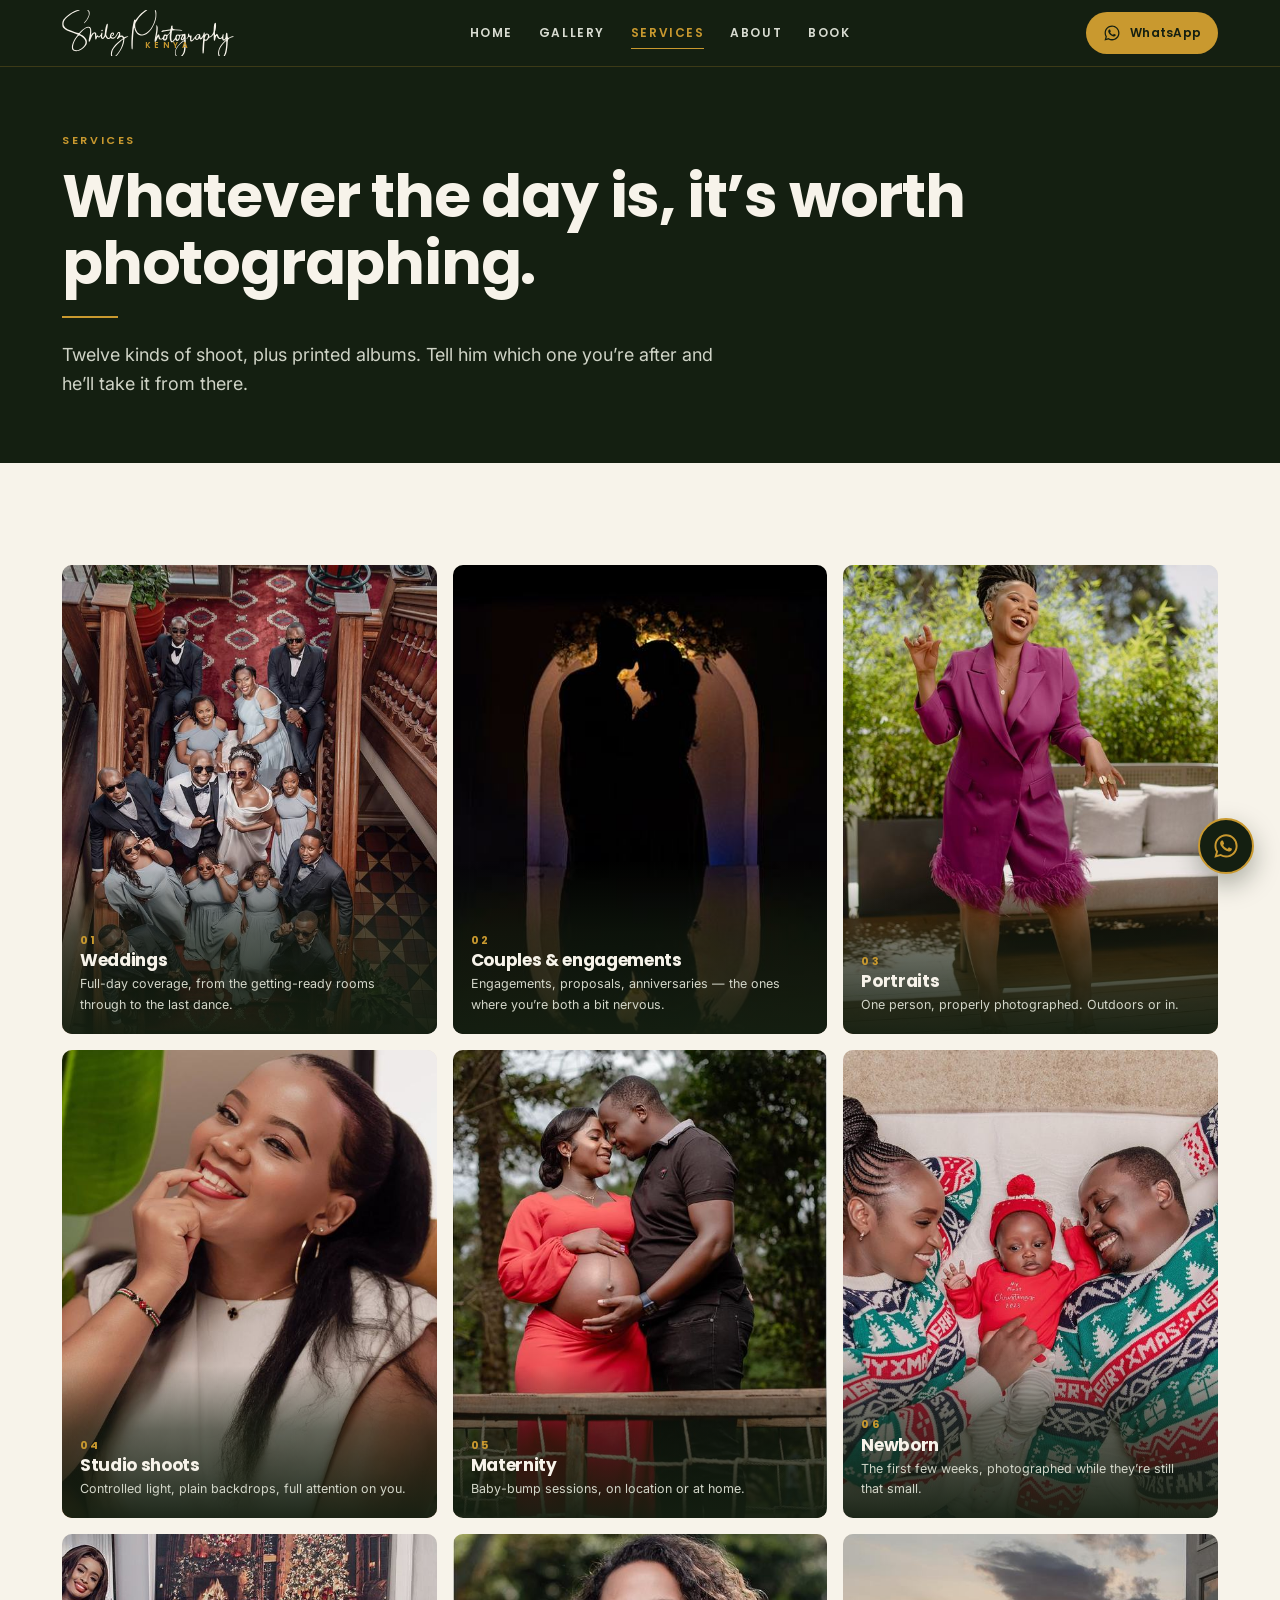
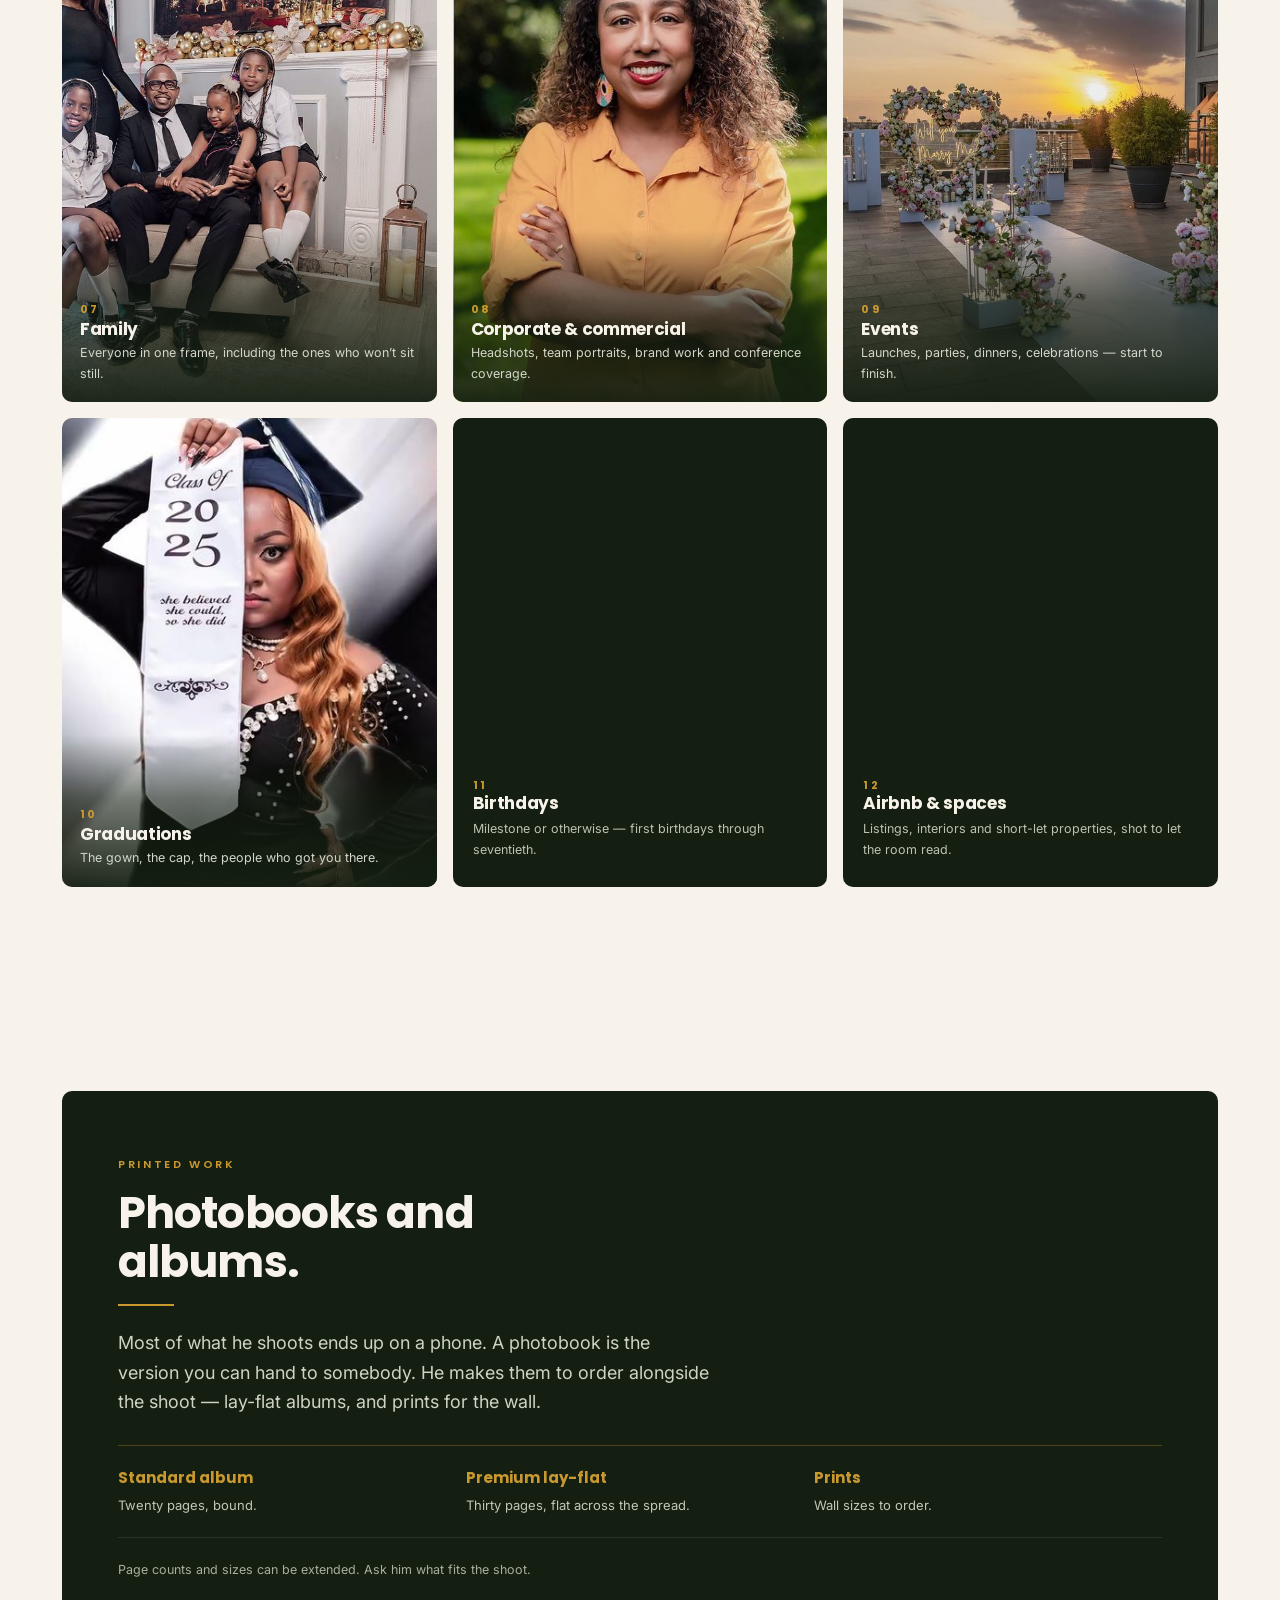
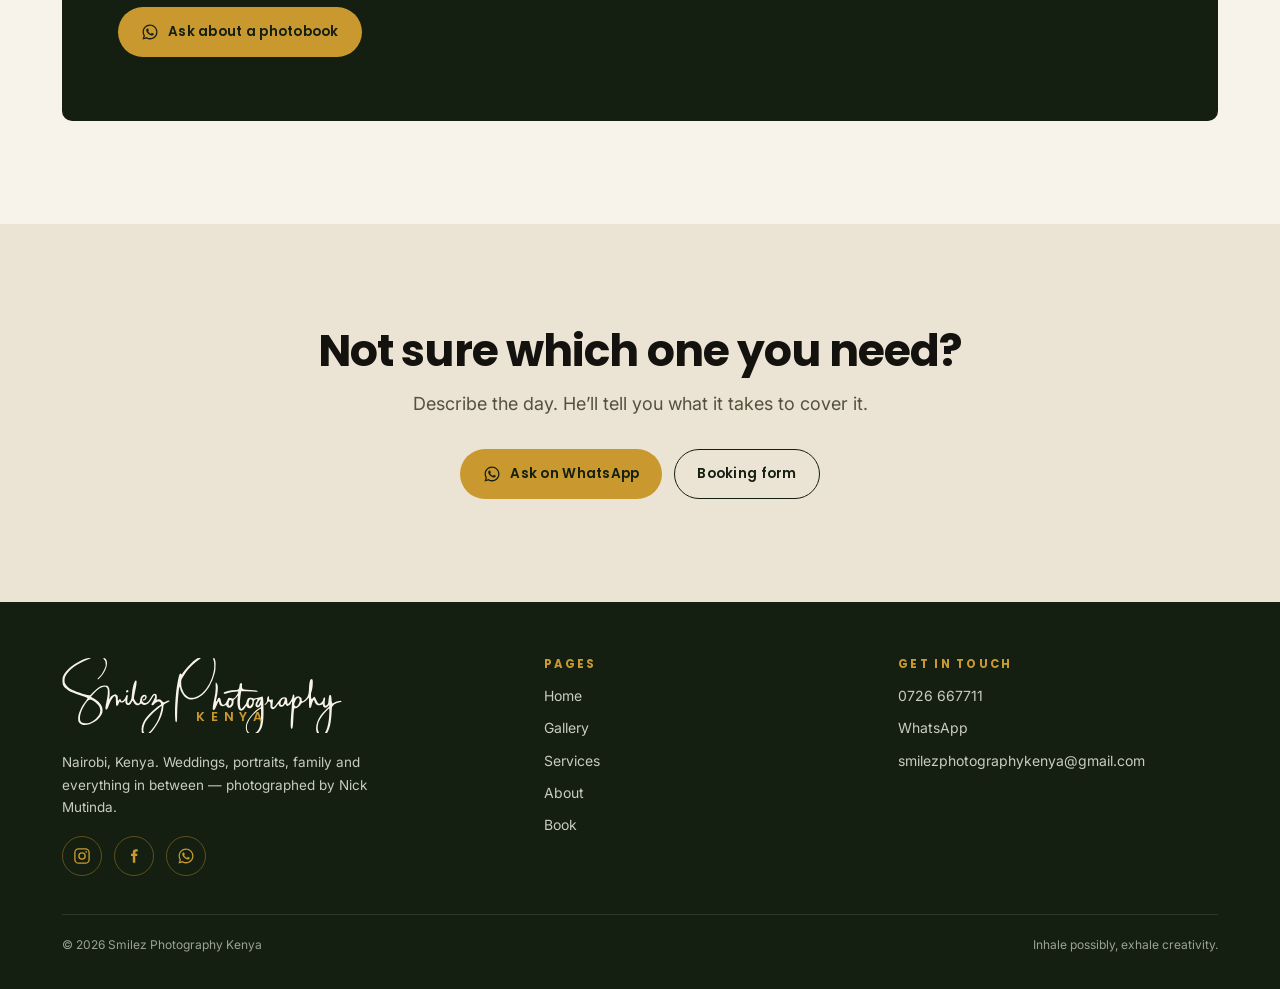
<file: services.html>
<!doctype html>
<html lang="en">
<head>
<meta charset="utf-8">
<meta name="viewport" content="width=device-width, initial-scale=1">
<title>Services — Smilez Photography Kenya</title>
<meta name="description" content="Weddings, portraits, studio, maternity, newborn, family, corporate, events, birthdays, graduations, Airbnb and printed photobooks. Nairobi.">
<link rel="canonical" href="https://ignatius-kimeu.github.io/storyfront-smilez-photography/services.html">

<!-- Speculative demo. Nick hasn't signed off on this, and a pitch build must not
     start ranking for his business name or competing with whatever he ends up
     with. Delete this line (and robots.txt) the day it goes live for real. -->
<meta name="robots" content="noindex, nofollow">

<meta property="og:type" content="website">
<meta property="og:site_name" content="Smilez Photography Kenya">
<meta property="og:title" content="Services — Smilez Photography Kenya">
<meta property="og:description" content="Weddings, portraits, studio, maternity, newborn, family, corporate, events, birthdays, graduations, Airbnb and printed photobooks. Nairobi.">
<meta property="og:url" content="https://ignatius-kimeu.github.io/storyfront-smilez-photography/services.html">
<meta property="og:image" content="https://ignatius-kimeu.github.io/storyfront-smilez-photography/og-image.jpg">
<meta property="og:image:width" content="1200">
<meta property="og:image:height" content="630">
<meta property="og:locale" content="en_KE">

<meta name="twitter:card" content="summary_large_image">
<meta name="twitter:title" content="Services — Smilez Photography Kenya">
<meta name="twitter:description" content="Weddings, portraits, studio, maternity, newborn, family, corporate, events, birthdays, graduations, Airbnb and printed photobooks. Nairobi.">
<meta name="twitter:image" content="https://ignatius-kimeu.github.io/storyfront-smilez-photography/og-image.jpg">

<link rel="icon" href="favicon.ico" sizes="any">
<link rel="icon" href="images/mark.svg" type="image/svg+xml">
<link rel="apple-touch-icon" href="images/apple-touch-icon.png">
<meta name="theme-color" content="#141F11">

<link rel="preconnect" href="https://fonts.googleapis.com">
<link rel="preconnect" href="https://fonts.gstatic.com" crossorigin>
<link href="https://fonts.googleapis.com/css2?family=Inter:wght@400;500;600&family=Poppins:wght@600;700;800&display=swap" rel="stylesheet">
<link rel="stylesheet" href="assets/styles.css">
</head>
<body>
<a class="skip-link" href="#main">Skip to content</a>
<svg xmlns="http://www.w3.org/2000/svg" style="position:absolute;width:0;height:0;overflow:hidden" aria-hidden="true" focusable="false"><symbol id="wm-script" viewBox="0 0 535 145"><path fill="currentColor" fill-rule="evenodd" d="M39.33 3.17 Q46.33 0 51.16 0 Q56 0 55.66 0.5 Q55.33 1 51.66 2 Q48 3 39.5 7 Q31 11 24.16 16 Q17.33 21 12.83 26 Q8.33 31 6.67 34.5 Q5 38 4.83 41.5 Q4.67 45 5.33 47.34 Q6 49.67 8.5 52.67 Q11 55.67 13.84 57.67 Q16.67 59.67 21 61.67 Q25.33 63.67 39 68.34 Q52.67 73 55 70 Q57.33 67 63.5 61.5 Q69.67 56 73.67 54.16 Q77.67 52.33 81.34 52.33 Q85 52.33 86.5 53.16 Q88 54 89.5 56.66 Q91 59.33 91 66.33 Q91 73.33 90.34 76 Q89.67 78.67 90.17 78.67 Q90.67 78.67 91.34 77 Q92 75.33 94 73.16 Q96 71 99 70 Q102 69 103.66 70 Q105.33 71 106 72.16 Q106.67 73.33 106.67 77.5 Q106.67 81.67 107.17 81.84 Q107.67 82 108.5 80.5 Q109.33 79 110.5 78.5 Q111.67 78 112.34 80.16 Q113 82.33 114 82.66 Q115 83 116.5 81.84 Q118 80.67 119.34 78.84 Q120.67 77 121.34 75.66 Q122 74.33 122 73.16 Q122 72 123.34 71.16 Q124.67 70.33 125.34 71 Q126 71.67 125.34 75.34 Q124.67 79 124.67 81.66 Q124.67 84.33 125.34 85.5 Q126 86.67 126.66 86.67 Q127.33 86.67 129 84.67 Q130.67 82.67 131.83 79.84 Q133 77 133.5 69.34 Q134 61.67 135.5 55.34 Q137 49 138.33 46.16 Q139.67 43.33 140.67 43 Q141.67 42.67 142.17 43.34 Q142.67 44 142.33 48.5 Q142 53 139.5 64.34 Q137 75.67 137.67 78 Q138.33 80.33 140.83 83.66 Q143.33 87 144.83 87.16 Q146.33 87.33 147.67 86 Q149 84.67 149.17 81.5 Q149.33 78.33 150.17 76.33 Q151 74.33 152.17 73 Q153.33 71.67 155 70.84 Q156.67 70 158 70 Q159.33 70 160.5 71 Q161.67 72 161.83 74.34 Q162 76.67 160.17 78.84 Q158.33 81 156.83 81.16 Q155.33 81.33 154.83 81 Q154.33 80.67 154.33 80 Q154.33 79.33 154.83 79 Q155.33 78.67 156.17 78.84 Q157 79 157.67 78.34 Q158.33 77.67 158.83 76 Q159.33 74.33 158.83 73.66 Q158.33 73 157.67 73 Q157 73 155.5 74.5 Q154 76 153.5 77 Q153 78 153 80.16 Q153 82.33 154.5 84.16 Q156 86 158.17 86 Q160.33 86 162.33 84.84 Q164.33 83.67 165.67 82.17 Q167 80.67 169.67 76.17 Q172.33 71.67 173.5 70.34 Q174.67 69 175.5 68.66 Q176.33 68.33 177.5 68.33 Q178.67 68.33 179.83 69.33 Q181 70.33 181.17 73.5 Q181.33 76.67 180.83 78 Q180.33 79.33 181 79.66 Q181.67 80 182.33 79.5 Q183 79 184.33 79 Q185.67 79 187.17 79.5 Q188.67 80 190 81 Q191.33 82 192.33 83.84 Q193.33 85.67 197.67 83.5 Q202 81.33 204 81.33 Q206 81.33 205.83 82.16 Q205.67 83 202 84.66 Q198.33 86.33 196 88 Q193.67 89.67 193.67 92.34 Q193.67 95 192.83 99.84 Q192 104.67 189.5 111.34 Q187 118 182 126.33 Q177 134.67 172.33 139.83 Q167.67 145 165.67 145 Q163.67 145 163.67 144.67 Q163.67 144.33 167.17 141.33 Q170.67 138.33 175.67 131.33 Q180.67 124.33 183.83 117.33 Q187 110.33 188.83 102 Q190.67 93.67 190.5 92.84 Q190.33 92 189.5 92.16 Q188.67 92.33 183.67 96.33 Q178.67 100.33 175.83 103.16 Q173 106 168 111.34 Q163 116.67 160 121.5 Q157 126.33 156 132 Q155 137.67 155.5 139.67 Q156 141.67 157.17 143.33 Q158.33 145 156.17 145 Q154 145 153 143.33 Q152 141.67 152 135.83 Q152 130 155 123.84 Q158 117.67 161.5 113.34 Q165 109 169 105 Q173 101 178 96.84 Q183 92.67 186.17 90.67 Q189.33 88.67 189.33 87.67 Q189.33 86.67 188.33 85.5 Q187.33 84.33 186.33 83.83 Q185.33 83.33 184 83.33 Q182.67 83.33 180 84.83 Q177.33 86.33 176 88.16 Q174.67 90 173.33 90.16 Q172 90.33 171.5 90 Q171 89.67 170.83 89 Q170.67 88.33 173.83 83 Q177 77.67 177.5 75.67 Q178 73.67 177.83 72.67 Q177.67 71.67 177.33 71.34 Q177 71 176 71.34 Q175 71.67 171.5 77.84 Q168 84 165.17 86.5 Q162.33 89 159.5 89.5 Q156.67 90 155.17 89.5 Q153.67 89 152.83 88 Q152 87 151.17 87 Q150.33 87 149.17 88.34 Q148 89.67 145.83 90.17 Q143.67 90.67 141.83 89.84 Q140 89 138.5 87.34 Q137 85.67 136.33 83.67 Q135.67 81.67 135 81.67 Q134.33 81.67 133.5 83.67 Q132.67 85.67 131.17 87.34 Q129.67 89 128.67 89.5 Q127.67 90 126.17 90 Q124.67 90 123.34 89 Q122 88 121.5 86.16 Q121 84.33 121.16 82.66 Q121.33 81 121 81 Q120.67 81 119.34 82.5 Q118 84 116.66 84.66 Q115.33 85.33 113.66 85.16 Q112 85 111.34 84 Q110.67 83 110.17 83 Q109.67 83 108.5 86.5 Q107.33 90 106.33 90.84 Q105.33 91.67 104.66 91.5 Q104 91.33 103.5 90.5 Q103 89.67 103 82.5 Q103 75.33 102.16 74 Q101.33 72.67 100.5 72.67 Q99.67 72.67 96.5 76.5 Q93.33 80.33 90.16 88.83 Q87 97.33 85.66 98.16 Q84.33 99 83.66 98.5 Q83 98 83 94.84 Q83 91.67 85 83.34 Q87 75 87.34 68.34 Q87.67 61.67 87.34 60 Q87 58.33 85.66 56.83 Q84.33 55.33 83.16 55 Q82 54.67 80 54.84 Q78 55 76.16 55.66 Q74.33 56.33 70.66 58.83 Q67 61.33 61.16 67.33 Q55.33 73.33 55.33 74 Q55.33 74.67 57.5 75.5 Q59.67 76.33 63.34 78.66 Q67 81 69.16 83 Q71.33 85 73.66 88.34 Q76 91.67 76.84 94.84 Q77.67 98 77.34 101.66 Q77 105.33 76.5 105.83 Q76 106.33 76 107.16 Q76 108 72 113 Q68 118 62.84 121.5 Q57.67 125 52.5 126.5 Q47.33 128 43.83 128 Q40.33 128 37.66 127 Q35 126 33.5 124.34 Q32 122.67 31.5 121.34 Q31 120 30.84 116.5 Q30.67 113 31.34 109.66 Q32 106.33 34.5 100.5 Q37 94.67 39.5 90.5 Q42 86.33 45.5 82 Q49 77.67 49 77 Q49 76.33 36 71.83 Q23 67.33 19.16 65.66 Q15.33 64 11.5 61.5 Q7.67 59 5.67 57 Q3.67 55 2.33 52.66 Q1 50.33 0.83 44.33 Q0.67 38.33 2 35 Q3.33 31.67 5.17 29 Q7 26.33 11.84 21.5 Q16.67 16.67 24.5 11.5 Q32.33 6.33 39.33 3.17 Z M475 41 Q476 40 476.84 40 Q477.67 40 478.17 40.5 Q478.67 41 479 42.66 Q479.33 44.33 479.16 49.66 Q479 55 478 59.5 Q477 64 476.34 65.34 Q475.67 66.67 475.84 73.5 Q476 80.33 478.5 77.16 Q481 74 482.16 74 Q483.33 74 485.66 79.66 Q488 85.33 489.5 86.33 Q491 87.33 492.16 87.33 Q493.33 87.33 495.33 85.66 Q497.33 84 498.16 82.34 Q499 80.67 499.34 78.17 Q499.67 75.67 501 75.34 Q502.33 75 502.66 76.16 Q503 77.33 502.5 79.66 Q502 82 502 85.5 Q502 89 502.16 89.66 Q502.33 90.33 503.33 91 Q504.33 91.67 506.16 89.84 Q508 88 508.5 86.34 Q509 84.67 509.5 78.84 Q510 73 510.5 72 Q511 71 512 70.66 Q513 70.33 513.84 71.33 Q514.67 72.33 515.17 80.33 Q515.67 88.33 518 86.66 Q520.33 85 523.66 83.66 Q527 82.33 530.34 82 Q533.67 81.67 534 82.17 Q534.33 82.67 534 83.34 Q533.67 84 528.84 85.16 Q524 86.33 519.84 89 Q515.67 91.67 515.5 99.34 Q515.33 107 514.16 116.66 Q513 126.33 511.84 130.66 Q510.67 135 508.34 140 Q506 145 503.84 145 Q501.67 145 501.67 144.67 Q501.67 144.33 503.5 141.33 Q505.33 138.33 507.16 131.83 Q509 125.33 509.84 118 Q510.67 110.67 510.84 103.5 Q511 96.33 510.34 96.33 Q509.67 96.33 504.34 102.16 Q499 108 496.16 112.16 Q493.33 116.33 492 119.16 Q490.67 122 490 123.84 Q489.33 125.67 488.83 130 Q488.33 134.33 488.83 136.83 Q489.33 139.33 490.83 142.17 Q492.33 145 490.16 145 Q488 145 486.84 142.17 Q485.67 139.33 485.5 135.33 Q485.33 131.33 486.66 126 Q488 120.67 490.5 116 Q493 111.33 496.66 106.66 Q500.33 102 505.5 97.34 Q510.67 92.67 510.84 91.67 Q511 90.67 510.16 90.84 Q509.33 91 507.33 93 Q505.33 95 503.33 95 Q501.33 95 500.16 93.84 Q499 92.67 498.66 90.17 Q498.33 87.67 496.83 88.84 Q495.33 90 492.33 90.16 Q489.33 90.33 487.83 89.66 Q486.33 89 484.66 86.84 Q483 84.67 482.5 82.5 Q482 80.33 481.34 80.16 Q480.67 80 479.34 82.66 Q478 85.33 477 90 Q476 94.67 475 95.17 Q474 95.67 473 95.34 Q472 95 472 85.66 Q472 76.33 471.34 76.16 Q470.67 76 470 77.34 Q469.33 78.67 467.5 80.5 Q465.67 82.33 463.5 83.66 Q461.33 85 459.5 85.34 Q457.67 85.67 456.5 87.84 Q455.33 90 453.16 92.34 Q451 94.67 448.5 95.5 Q446 96.33 444.5 95.83 Q443 95.33 442.16 114.33 Q441.33 133.33 440.16 134.33 Q439 135.33 438 135 Q437 134.67 437 125.83 Q437 117 438.5 99.66 Q440 82.33 439.16 83 Q438.33 83.67 437.5 86 Q436.67 88.33 434.5 90 Q432.33 91.67 430.66 91.5 Q429 91.33 428.16 89.66 Q427.33 88 426.66 87.84 Q426 87.67 425.84 88.5 Q425.67 89.33 424.17 90.83 Q422.67 92.33 421.5 92.83 Q420.33 93.33 418.83 93.33 Q417.33 93.33 416 92.16 Q414.67 91 414.34 90.5 Q414 90 414.16 89 Q414.33 88 413.83 87.66 Q413.33 87.33 411 91 Q408.67 94.67 406.34 96.34 Q404 98 402.34 97.84 Q400.67 97.67 399.34 96.17 Q398 94.67 398.34 89 Q398.67 83.33 396.17 83.16 Q393.67 83 392.67 85 Q391.67 87 390.17 88.5 Q388.67 90 387.84 90 Q387 90 387 89.16 Q387 88.33 388.16 87.5 Q389.33 86.67 390.66 84.5 Q392 82.33 391.84 79.66 Q391.67 77 392.67 74.84 Q393.67 72.67 394.84 73 Q396 73.33 395.66 75.5 Q395.33 77.67 396 78.67 Q396.67 79.67 397.67 79.84 Q398.67 80 400.5 79.5 Q402.33 79 402.83 79.5 Q403.33 80 402.66 85.66 Q402 91.33 402 92 Q402 92.67 402.66 93.5 Q403.33 94.33 404 94.16 Q404.67 94 406.34 92.34 Q408 90.67 412.5 84.5 Q417 78.33 419.34 76.66 Q421.67 75 424.17 75 Q426.67 75 428.34 75.66 Q430 76.33 430.34 81.33 Q430.67 86.33 430.84 87 Q431 87.67 431.66 87.84 Q432.33 88 435 84.34 Q437.67 80.67 439 77.67 Q440.33 74.67 440.66 72.67 Q441 70.67 441.5 70.17 Q442 69.67 442.5 69.67 Q443 69.67 443.5 70.34 Q444 71 444 74 Q444 77 444.5 77 Q445 77 445.5 76 Q446 75 447.66 74 Q449.33 73 451.16 73 Q453 73 455 74.34 Q457 75.67 457.5 76.67 Q458 77.67 458 80.17 Q458 82.67 458.84 82.84 Q459.67 83 460.67 82.5 Q461.67 82 464.17 79.84 Q466.67 77.67 469.17 73.34 Q471.67 69 471.84 61.84 Q472 54.67 472.5 50.84 Q473 47 473.5 44.5 Q474 42 475 41 Z M293.66 55.34 Q293.33 47 294 47 Q294.67 47 295.84 48.66 Q297 50.33 297.5 53.16 Q298 56 297.5 62.84 Q297 69.67 295.16 77 Q293.33 84.33 294.5 83.33 Q295.67 82.33 296.84 79.66 Q298 77 298.66 76.5 Q299.33 76 300.5 76 Q301.67 76 302.34 77.34 Q303 78.67 303.66 82.84 Q304.33 87 306 88.34 Q307.67 89.67 309.17 89.17 Q310.67 88.67 312.34 87 Q314 85.33 315.34 81.83 Q316.67 78.33 317.67 77 Q318.67 75.67 319.84 76.17 Q321 76.67 322.5 76.5 Q324 76.33 325.16 77.16 Q326.33 78 327.83 77.34 Q329.33 76.67 331 75 Q332.67 73.33 335 69.16 Q337.33 65 337 64.34 Q336.67 63.67 330.67 64.34 Q324.67 65 320.67 65.84 Q316.67 66.67 314.17 67.67 Q311.67 68.67 310.5 68.5 Q309.33 68.33 309 67.16 Q308.67 66 310.5 65 Q312.33 64 315.33 63.34 Q318.33 62.67 324.16 61.84 Q330 61 333.66 61 Q337.33 61 338.16 58.16 Q339 55.33 339.16 52.83 Q339.33 50.33 340.33 49.16 Q341.33 48 342.33 48 Q343.33 48 343.83 48.66 Q344.33 49.33 343.83 55 Q343.33 60.67 352.5 60.84 Q361.67 61 366.84 61.66 Q372 62.33 373.16 63 Q374.33 63.67 374 64.34 Q373.67 65 366.84 64.16 Q360 63.33 351.5 63.33 Q343 63.33 342.66 63.66 Q342.33 64 341.16 72.16 Q340 80.33 340 85 Q340 89.67 340.5 92.67 Q341 95.67 341.66 96.5 Q342.33 97.33 343 97.33 Q343.67 97.33 347 93.33 Q350.33 89.33 351.16 88 Q352 86.67 353 82.84 Q354 79 355 77.66 Q356 76.33 359.66 76.16 Q363.33 76 364.16 76.66 Q365 77.33 365.84 77.33 Q366.67 77.33 372 76.5 Q377.33 75.67 379.5 74.5 Q381.67 73.33 383.17 73.66 Q384.67 74 385 93.66 Q385.33 113.33 384.16 121.16 Q383 129 381.84 132.33 Q380.67 135.67 377.84 139.5 Q375 143.33 374.16 143.67 Q373.33 144 373.16 144.5 Q373 145 369.5 144.83 Q366 144.67 368.84 143.33 Q371.67 142 373.17 140 Q374.67 138 376.17 135.5 Q377.67 133 378.84 127.84 Q380 122.67 380.34 109.84 Q380.67 97 379.84 97 Q379 97 376.66 98.5 Q374.33 100 368.83 105 Q363.33 110 360.83 113.5 Q358.33 117 356.5 120.66 Q354.67 124.33 354 126.83 Q353.33 129.33 353.33 132.33 Q353.33 135.33 353.83 137.17 Q354.33 139 355.66 140.83 Q357 142.67 359 143.5 Q361 144.33 361 144.67 Q361 145 358.5 145 Q356 145 354.84 143.67 Q353.67 142.33 352.84 140.67 Q352 139 351.5 135.17 Q351 131.33 352 126.83 Q353 122.33 356.34 117 Q359.67 111.67 364.67 106.34 Q369.67 101 372.34 99 Q375 97 377.66 95.66 Q380.33 94.33 380.33 92.16 Q380.33 90 379.83 90 Q379.33 90 378.5 91.5 Q377.67 93 376.17 93.84 Q374.67 94.67 373 94.34 Q371.33 94 370.5 92.84 Q369.67 91.67 369.67 89.84 Q369.67 88 370.17 86.5 Q370.67 85 372.84 81.5 Q375 78 370.84 78.66 Q366.67 79.33 366.67 83.5 Q366.67 87.67 365.5 90.17 Q364.33 92.67 363 94 Q361.67 95.33 360.5 95.83 Q359.33 96.33 357.66 96.16 Q356 96 354.5 94.66 Q353 93.33 353 92.5 Q353 91.67 352.16 91.5 Q351.33 91.33 351 92.5 Q350.67 93.67 349.34 95.5 Q348 97.33 346.5 98.66 Q345 100 343.34 100.5 Q341.67 101 339.84 100 Q338 99 336.84 96 Q335.67 93 335.34 88.5 Q335 84 335.34 79.5 Q335.67 75 336.17 74 Q336.67 73 336.34 72.5 Q336 72 333.5 75 Q331 78 329.34 79 Q327.67 80 327.84 82.84 Q328 85.67 327.5 87.5 Q327 89.33 326 91 Q325 92.67 323.66 93.84 Q322.33 95 319.5 95 Q316.67 95 315.34 93.34 Q314 91.67 314 90.5 Q314 89.33 311.5 90.83 Q309 92.33 306.16 92 Q303.33 91.67 302 90 Q300.67 88.33 300.34 86 Q300 83.67 299.34 83.34 Q298.67 83 295.84 89.84 Q293 96.67 292 97.84 Q291 99 290 99.16 Q289 99.33 288.5 99 Q288 98.67 288 95.34 Q288 92 291 77.84 Q294 63.67 293.66 55.34 Z M258.5 0.5 Q258.67 0 262.17 0 Q265.67 0 265.5 0.5 Q265.33 1 260.66 4 Q256 7 250.17 12.5 Q244.33 18 240.83 22.16 Q237.33 26.33 233.5 32.33 Q229.67 38.33 228.83 40.33 Q228 42.33 227.83 44.5 Q227.67 46.67 227.83 50.17 Q228 53.67 228.67 56.17 Q229.33 58.67 230.83 62.17 Q232.33 65.67 233.67 67.67 Q235 69.67 237.33 71.84 Q239.67 74 241.67 75 Q243.67 76 247 76.16 Q250.33 76.33 253.5 75.66 Q256.67 75 261.84 71.84 Q267 68.67 272 63 Q277 57.33 277.5 56 Q278 54.67 279.34 53 Q280.67 51.33 283.84 44.33 Q287 37.33 288.5 31.33 Q290 25.33 290.5 21.5 Q291 17.67 290.84 12.34 Q290.67 7 289.34 3.5 Q288 0 289.66 0 Q291.33 0 292.16 2.33 Q293 4.67 293.34 7.83 Q293.67 11 293.34 17.5 Q293 24 292.5 26.5 Q292 29 289.5 36.5 Q287 44 286.5 44.34 Q286 44.67 284 49.34 Q282 54 280 56.66 Q278 59.33 275.34 63 Q272.67 66.67 268 70.67 Q263.33 74.67 258.16 76.84 Q253 79 249 79.16 Q245 79.33 242.33 78.66 Q239.67 78 236.83 76 Q234 74 231 69.84 Q228 65.67 226.83 62.34 Q225.67 59 225.67 57.34 Q225.67 55.67 225 55.5 Q224.33 55.33 223.67 58.66 Q223 62 221.5 79.5 Q220 97 220 108.66 Q220 120.33 219.33 121.5 Q218.67 122.67 218.17 122.67 Q217.67 122.67 217 121.5 Q216.33 120.33 216 110.16 Q215.67 100 216.33 88 Q217 76 218 65.84 Q219 55.67 221.33 43.84 Q223.67 32 224.67 30.84 Q225.67 29.67 226.67 29.84 Q227.67 30 227.83 30.66 Q228 31.33 228.5 31.5 Q229 31.67 231 28.34 Q233 25 237.5 19.84 Q242 14.67 246.5 10.34 Q251 6 254.66 3.5 Q258.33 1 258.5 0.5 Z M55.84 79.66 Q52 78 48.16 82.84 Q44.33 87.67 41.16 93.34 Q38 99 36.34 103.84 Q34.67 108.67 34.34 113.17 Q34 117.67 35 119.84 Q36 122 37.84 123.34 Q39.67 124.67 44.34 124.84 Q49 125 51.34 124.16 Q53.67 123.33 57.5 121.16 Q61.33 119 64.66 116 Q68 113 70 110 Q72 107 72.66 103.5 Q73.33 100 72.66 96.84 Q72 93.67 69.84 90.67 Q67.67 87.67 63.67 84.5 Q59.67 81.33 55.84 79.66 Z M79.84 2.17 Q77.67 0 79.84 0 Q82 0 83.16 1.5 Q84.33 3 85.16 5 Q86 7 86 11 Q86 15 83.5 20.84 Q81 26.67 78 30.84 Q75 35 72.34 37.84 Q69.67 40.67 68.84 40.84 Q68 41 68 40.16 Q68 39.33 70.5 37 Q73 34.67 75 32 Q77 29.33 80 23.33 Q83 17.33 83.34 15.33 Q83.67 13.33 83.34 10 Q83 6.67 82.5 5.5 Q82 4.33 79.84 2.17 Z M451.33 76.16 Q450.33 76 448.83 77.16 Q447.33 78.33 445.33 83 Q443.33 87.67 443.83 89.5 Q444.33 91.33 445.66 92.16 Q447 93 447.66 92.84 Q448.33 92.67 449.83 91.17 Q451.33 89.67 452.83 86.34 Q454.33 83 454.16 80.66 Q454 78.33 453.16 77.33 Q452.33 76.33 451.33 76.16 Z M424.5 77.33 Q423.67 77.33 422.5 77.66 Q421.33 78 419.66 80.16 Q418 82.33 417.66 85.16 Q417.33 88 418 89 Q418.67 90 419.17 90 Q419.67 90 420.34 90 Q421 90 422 88.84 Q423 87.67 424.16 84.5 Q425.33 81.33 425.66 79.83 Q426 78.33 425.66 77.83 Q425.33 77.33 424.5 77.33 Z M360.67 79 Q359.67 79 359.17 79.16 Q358.67 79.33 357.84 81.16 Q357 83 356.66 85.34 Q356.33 87.67 357.16 89.84 Q358 92 358.84 92.16 Q359.67 92.33 359.84 92 Q360 91.67 361.5 89.84 Q363 88 363.5 86.5 Q364 85 364 83 Q364 81 362.84 80 Q361.67 79 360.67 79 Z M379.5 79.17 Q379 78.67 376.66 81.84 Q374.33 85 373.66 87.16 Q373 89.33 373.5 90.16 Q374 91 374.66 90.84 Q375.33 90.67 376.5 88.67 Q377.67 86.67 378.84 83.17 Q380 79.67 379.5 79.17 Z M321.66 80.16 Q320.33 80 319.33 82.66 Q318.33 85.33 318.33 87.66 Q318.33 90 319 90.84 Q319.67 91.67 320.5 91.17 Q321.33 90.67 322.66 88.67 Q324 86.67 324.16 84.34 Q324.33 82 323.66 81.16 Q323 80.33 321.66 80.16 Z M123.16 62.16 Q124 61 124.84 61.16 Q125.67 61.33 126.34 62.16 Q127 63 126.84 63.84 Q126.67 64.67 125.84 65.17 Q125 65.67 124.34 65.84 Q123.67 66 123 65.34 Q122.33 64.67 122.33 64 Q122.33 63.33 123.16 62.16 Z"/></symbol></svg>
<div id="splash" aria-hidden="true"><div class="wordmark wordmark--md"><svg viewBox="0 0 535 145" role="img" aria-label="Smilez Photography Kenya"><use href="#wm-script"/></svg><span class="kenya" aria-hidden="true">KENYA</span></div></div>
<header class="site-header">
  <div class="container header-inner">
    <a class="brand" href="index.html" aria-label="Smilez Photography Kenya — home"><span class="wordmark wordmark--sm"><svg viewBox="0 0 535 145" role="img" aria-label="Smilez Photography Kenya"><use href="#wm-script"/></svg><span class="kenya" aria-hidden="true">KENYA</span></span></a>
    <nav class="nav" id="nav" aria-label="Main"><a href="index.html">Home</a><a href="gallery.html">Gallery</a><a href="services.html" aria-current="page">Services</a><a href="about.html">About</a><a href="contact.html">Book</a></nav>
    <div class="header-cta">
      <a class="btn btn--wa btn--sm" href="https://wa.me/254726667711?text=Hi%20Smilez%20Photography%2C%20I%20saw%20your%20website%20and%20I%E2%80%99d%20like%20to%20ask%20about%20a%20shoot." target="_blank" rel="noopener"><svg viewBox="0 0 24 24" fill="currentColor" aria-hidden="true"><path d="M12.04 2C6.58 2 2.13 6.45 2.13 11.91c0 1.75.46 3.45 1.32 4.95L2 22l5.25-1.38a9.9 9.9 0 0 0 4.79 1.22h.01c5.46 0 9.91-4.45 9.91-9.91 0-2.65-1.03-5.14-2.9-7.01A9.82 9.82 0 0 0 12.04 2Zm0 18.15h-.01a8.2 8.2 0 0 1-4.19-1.15l-.3-.18-3.12.82.83-3.04-.2-.31a8.19 8.19 0 0 1-1.26-4.38c0-4.54 3.7-8.23 8.25-8.23 2.2 0 4.27.86 5.83 2.42a8.18 8.18 0 0 1 2.41 5.82c0 4.54-3.7 8.23-8.24 8.23Zm4.52-6.16c-.25-.12-1.47-.72-1.69-.81-.23-.08-.39-.12-.56.13-.16.24-.64.8-.79.97-.14.16-.29.18-.54.06-.25-.13-1.05-.39-2-1.23-.74-.66-1.24-1.47-1.38-1.72-.15-.25-.02-.38.11-.5.11-.11.25-.29.37-.44.13-.15.17-.25.25-.41.08-.17.04-.31-.02-.44-.06-.12-.56-1.35-.77-1.85-.2-.48-.4-.42-.56-.43h-.47c-.17 0-.44.06-.67.31-.23.25-.87.85-.87 2.07 0 1.22.89 2.4 1.02 2.56.12.17 1.75 2.67 4.23 3.74.59.26 1.05.41 1.41.52.59.19 1.13.16 1.56.1.47-.07 1.47-.6 1.68-1.18.21-.58.21-1.08.14-1.18-.06-.11-.22-.17-.47-.29Z"/></svg><span>WhatsApp</span></a>
      <button class="nav-toggle" id="nav-toggle" type="button" aria-expanded="false" aria-controls="nav" aria-label="Menu"><span></span></button>
    </div>
  </div>
</header>
<main id="main">
<section class="section section--tight panel-green">
  <div class="container">
    <p class="eyebrow">Services</p>
    <h1 class="h-xl">Whatever the day is, it’s worth photographing.</h1>
    <div class="rule"></div>
    <p class="lede">Twelve kinds of shoot, plus printed albums. Tell him which one you’re after and he’ll take it from there.</p>
  </div>
</section>

<section class="section">
  <div class="container">
    <div class="grid grid--3"><a class="svc reveal" href="gallery.html"><span class="ph ph--45"><img src="images/thumb/smilez-07.jpg" alt="Weddings" loading="lazy" width="720" height="900"></span><span class="svc-body"><span class="svc-num">01</span><h3>Weddings</h3><p>Full-day coverage, from the getting-ready rooms through to the last dance.</p></span></a><a class="svc reveal" href="gallery.html"><span class="ph ph--45"><img src="images/thumb/smilez-37.jpg" alt="Couples and engagements" loading="lazy" width="720" height="900"></span><span class="svc-body"><span class="svc-num">02</span><h3>Couples &amp; engagements</h3><p>Engagements, proposals, anniversaries — the ones where you’re both a bit nervous.</p></span></a><a class="svc reveal" href="gallery.html"><span class="ph ph--45"><img src="images/thumb/smilez-03.jpg" alt="Portraits" loading="lazy" width="720" height="900"></span><span class="svc-body"><span class="svc-num">03</span><h3>Portraits</h3><p>One person, properly photographed. Outdoors or in.</p></span></a><a class="svc reveal" href="gallery.html"><span class="ph ph--45"><img src="images/thumb/smilez-13.jpg" alt="Studio shoots" loading="lazy" width="720" height="900"></span><span class="svc-body"><span class="svc-num">04</span><h3>Studio shoots</h3><p>Controlled light, plain backdrops, full attention on you.</p></span></a><a class="svc reveal" href="gallery.html"><span class="ph ph--45"><img src="images/thumb/smilez-24.jpg" alt="Maternity" loading="lazy" width="720" height="900"></span><span class="svc-body"><span class="svc-num">05</span><h3>Maternity</h3><p>Baby-bump sessions, on location or at home.</p></span></a><a class="svc reveal" href="gallery.html"><span class="ph ph--45"><img src="images/thumb/smilez-36.jpg" alt="Newborn" loading="lazy" width="720" height="900"></span><span class="svc-body"><span class="svc-num">06</span><h3>Newborn</h3><p>The first few weeks, photographed while they’re still that small.</p></span></a><a class="svc reveal" href="gallery.html"><span class="ph ph--45"><img src="images/thumb/smilez-33.jpg" alt="Family" loading="lazy" width="720" height="900"></span><span class="svc-body"><span class="svc-num">07</span><h3>Family</h3><p>Everyone in one frame, including the ones who won’t sit still.</p></span></a><a class="svc reveal" href="gallery.html"><span class="ph ph--45"><img src="images/thumb/smilez-28.jpg" alt="Corporate and commercial" loading="lazy" width="720" height="900"></span><span class="svc-body"><span class="svc-num">08</span><h3>Corporate &amp; commercial</h3><p>Headshots, team portraits, brand work and conference coverage.</p></span></a><a class="svc reveal" href="gallery.html"><span class="ph ph--45"><img src="images/thumb/smilez-25.jpg" alt="Events" loading="lazy" width="720" height="900"></span><span class="svc-body"><span class="svc-num">09</span><h3>Events</h3><p>Launches, parties, dinners, celebrations — start to finish.</p></span></a><a class="svc reveal" href="gallery.html"><span class="ph ph--45"><img src="images/thumb/smilez-grad.jpg" alt="Graduations" loading="lazy" width="720" height="900"></span><span class="svc-body"><span class="svc-num">10</span><h3>Graduations</h3><p>The gown, the cap, the people who got you there.</p></span></a><a class="svc svc--noimg reveal" href="https://wa.me/254726667711?text=Hi%20Smilez%20Photography%2C%20I%E2%80%99d%20like%20to%20talk%20about%20photographing%20a%20birthday." target="_blank" rel="noopener"><span class="svc-inner"><span class="svc-num">11</span><h3>Birthdays</h3><p>Milestone or otherwise — first birthdays through seventieth.</p></span></a><a class="svc svc--noimg reveal" href="https://wa.me/254726667711?text=Hi%20Smilez%20Photography%2C%20I%E2%80%99d%20like%20my%20Airbnb%20/%20property%20photographed." target="_blank" rel="noopener"><span class="svc-inner"><span class="svc-num">12</span><h3>Airbnb &amp; spaces</h3><p>Listings, interiors and short-let properties, shot to let the room read.</p></span></a></div>
  </div>
</section>

<!-- Photobooks. This is a real product line -- two Instagram highlight reels are
     given over to it and his 2026 wedding deck lists the formats below -- but
     there is not one photograph of an album anywhere in his files. So this band
     is built from type. Drop a real photo in the moment he sends one. -->
<section class="section">
  <div class="container">
    <div class="book reveal">
      <div class="book-inner">
        <p class="eyebrow">Printed work</p>
        <h2 class="h-lg" style="color:var(--bg);max-width:16ch">Photobooks and albums.</h2>
        <div class="rule"></div>
        <p class="lede" style="color:#cfd3c6;max-width:54ch">Most of what he shoots ends up on a phone. A photobook is the version you can hand to somebody. He makes them to order alongside the shoot — lay-flat albums, and prints for the wall.</p>
        <div class="book-specs">
          <div class="book-spec"><b>Standard album</b><span>Twenty pages, bound.</span></div>
          <div class="book-spec"><b>Premium lay-flat</b><span>Thirty pages, flat across the spread.</span></div>
          <div class="book-spec"><b>Prints</b><span>Wall sizes to order.</span></div>
        </div>
        <p class="form-note" style="color:#a8b09c;margin-top:22px">Page counts and sizes can be extended. Ask him what fits the shoot.</p>
        <p style="margin-top:26px"><a class="btn btn--wa" href="https://wa.me/254726667711?text=Hi%20Smilez%20Photography%2C%20I%E2%80%99d%20like%20to%20ask%20about%20a%20printed%20photobook%20/%20album." target="_blank" rel="noopener"><svg viewBox="0 0 24 24" fill="currentColor" aria-hidden="true"><path d="M12.04 2C6.58 2 2.13 6.45 2.13 11.91c0 1.75.46 3.45 1.32 4.95L2 22l5.25-1.38a9.9 9.9 0 0 0 4.79 1.22h.01c5.46 0 9.91-4.45 9.91-9.91 0-2.65-1.03-5.14-2.9-7.01A9.82 9.82 0 0 0 12.04 2Zm0 18.15h-.01a8.2 8.2 0 0 1-4.19-1.15l-.3-.18-3.12.82.83-3.04-.2-.31a8.19 8.19 0 0 1-1.26-4.38c0-4.54 3.7-8.23 8.25-8.23 2.2 0 4.27.86 5.83 2.42a8.18 8.18 0 0 1 2.41 5.82c0 4.54-3.7 8.23-8.24 8.23Zm4.52-6.16c-.25-.12-1.47-.72-1.69-.81-.23-.08-.39-.12-.56.13-.16.24-.64.8-.79.97-.14.16-.29.18-.54.06-.25-.13-1.05-.39-2-1.23-.74-.66-1.24-1.47-1.38-1.72-.15-.25-.02-.38.11-.5.11-.11.25-.29.37-.44.13-.15.17-.25.25-.41.08-.17.04-.31-.02-.44-.06-.12-.56-1.35-.77-1.85-.2-.48-.4-.42-.56-.43h-.47c-.17 0-.44.06-.67.31-.23.25-.87.85-.87 2.07 0 1.22.89 2.4 1.02 2.56.12.17 1.75 2.67 4.23 3.74.59.26 1.05.41 1.41.52.59.19 1.13.16 1.56.1.47-.07 1.47-.6 1.68-1.18.21-.58.21-1.08.14-1.18-.06-.11-.22-.17-.47-.29Z"/></svg><span>Ask about a photobook</span></a></p>
      </div>
    </div>
  </div>
</section>

<section class="section panel-warm">
  <div class="container" style="text-align:center">
    <h2 class="h-lg reveal">Not sure which one you need?</h2>
    <p class="lede reveal d1" style="margin-left:auto;margin-right:auto;margin-top:14px">Describe the day. He’ll tell you what it takes to cover it.</p>
    <div class="hero-actions reveal d2" style="justify-content:center">
      <a class="btn btn--wa" href="https://wa.me/254726667711?text=Hi%20Smilez%20Photography%2C%20I%E2%80%99m%20not%20sure%20which%20shoot%20I%20need%20%E2%80%94%20here%E2%80%99s%20what%20I%E2%80%99m%20planning%3A" target="_blank" rel="noopener"><svg viewBox="0 0 24 24" fill="currentColor" aria-hidden="true"><path d="M12.04 2C6.58 2 2.13 6.45 2.13 11.91c0 1.75.46 3.45 1.32 4.95L2 22l5.25-1.38a9.9 9.9 0 0 0 4.79 1.22h.01c5.46 0 9.91-4.45 9.91-9.91 0-2.65-1.03-5.14-2.9-7.01A9.82 9.82 0 0 0 12.04 2Zm0 18.15h-.01a8.2 8.2 0 0 1-4.19-1.15l-.3-.18-3.12.82.83-3.04-.2-.31a8.19 8.19 0 0 1-1.26-4.38c0-4.54 3.7-8.23 8.25-8.23 2.2 0 4.27.86 5.83 2.42a8.18 8.18 0 0 1 2.41 5.82c0 4.54-3.7 8.23-8.24 8.23Zm4.52-6.16c-.25-.12-1.47-.72-1.69-.81-.23-.08-.39-.12-.56.13-.16.24-.64.8-.79.97-.14.16-.29.18-.54.06-.25-.13-1.05-.39-2-1.23-.74-.66-1.24-1.47-1.38-1.72-.15-.25-.02-.38.11-.5.11-.11.25-.29.37-.44.13-.15.17-.25.25-.41.08-.17.04-.31-.02-.44-.06-.12-.56-1.35-.77-1.85-.2-.48-.4-.42-.56-.43h-.47c-.17 0-.44.06-.67.31-.23.25-.87.85-.87 2.07 0 1.22.89 2.4 1.02 2.56.12.17 1.75 2.67 4.23 3.74.59.26 1.05.41 1.41.52.59.19 1.13.16 1.56.1.47-.07 1.47-.6 1.68-1.18.21-.58.21-1.08.14-1.18-.06-.11-.22-.17-.47-.29Z"/></svg><span>Ask on WhatsApp</span></a>
      <a class="btn btn--ghost" href="contact.html">Booking form</a>
    </div>
  </div>
</section>
</main>
<a class="wa-float" href="https://wa.me/254726667711?text=Hi%20Smilez%20Photography%2C%20I%20saw%20your%20website%20and%20I%E2%80%99d%20like%20to%20ask%20about%20a%20shoot." target="_blank" rel="noopener" aria-label="Chat with Smilez Photography on WhatsApp"><svg viewBox="0 0 24 24" fill="currentColor" aria-hidden="true"><path d="M12.04 2C6.58 2 2.13 6.45 2.13 11.91c0 1.75.46 3.45 1.32 4.95L2 22l5.25-1.38a9.9 9.9 0 0 0 4.79 1.22h.01c5.46 0 9.91-4.45 9.91-9.91 0-2.65-1.03-5.14-2.9-7.01A9.82 9.82 0 0 0 12.04 2Zm0 18.15h-.01a8.2 8.2 0 0 1-4.19-1.15l-.3-.18-3.12.82.83-3.04-.2-.31a8.19 8.19 0 0 1-1.26-4.38c0-4.54 3.7-8.23 8.25-8.23 2.2 0 4.27.86 5.83 2.42a8.18 8.18 0 0 1 2.41 5.82c0 4.54-3.7 8.23-8.24 8.23Zm4.52-6.16c-.25-.12-1.47-.72-1.69-.81-.23-.08-.39-.12-.56.13-.16.24-.64.8-.79.97-.14.16-.29.18-.54.06-.25-.13-1.05-.39-2-1.23-.74-.66-1.24-1.47-1.38-1.72-.15-.25-.02-.38.11-.5.11-.11.25-.29.37-.44.13-.15.17-.25.25-.41.08-.17.04-.31-.02-.44-.06-.12-.56-1.35-.77-1.85-.2-.48-.4-.42-.56-.43h-.47c-.17 0-.44.06-.67.31-.23.25-.87.85-.87 2.07 0 1.22.89 2.4 1.02 2.56.12.17 1.75 2.67 4.23 3.74.59.26 1.05.41 1.41.52.59.19 1.13.16 1.56.1.47-.07 1.47-.6 1.68-1.18.21-.58.21-1.08.14-1.18-.06-.11-.22-.17-.47-.29Z"/></svg></a>
<footer class="site-footer">
  <div class="container">
    <div class="footer-grid">
      <div class="footer-brand">
        <div class="wordmark wordmark--md"><svg viewBox="0 0 535 145" role="img" aria-label="Smilez Photography Kenya"><use href="#wm-script"/></svg><span class="kenya" aria-hidden="true">KENYA</span></div>
        <p>Nairobi, Kenya. Weddings, portraits, family and everything in between — photographed by Nick Mutinda.</p>
        <div class="socials">
          <a href="https://instagram.com/smilez_photography_kenya" target="_blank" rel="noopener" aria-label="Instagram"><svg viewBox="0 0 24 24" fill="none" stroke="currentColor" stroke-width="1.8" aria-hidden="true"><rect x="2.5" y="2.5" width="19" height="19" rx="5"/><circle cx="12" cy="12" r="4.2"/><circle cx="17.6" cy="6.4" r="1.2" fill="currentColor" stroke="none"/></svg></a>
          <a href="https://facebook.com/Smilezphotographykenya" target="_blank" rel="noopener" aria-label="Facebook"><svg viewBox="0 0 24 24" fill="currentColor" aria-hidden="true"><path d="M14 9V7.2c0-.8.2-1.2 1.4-1.2H17V3.1C16.6 3 15.6 3 14.5 3 12 3 10.4 4.5 10.4 7v2H8v3h2.4v9h3.3v-9h2.5l.4-3H14Z"/></svg></a>
          <a href="https://wa.me/254726667711?text=Hi%20Smilez%20Photography%2C%20I%20saw%20your%20website%20and%20I%E2%80%99d%20like%20to%20ask%20about%20a%20shoot." target="_blank" rel="noopener" aria-label="WhatsApp"><svg viewBox="0 0 24 24" fill="currentColor" aria-hidden="true"><path d="M12.04 2C6.58 2 2.13 6.45 2.13 11.91c0 1.75.46 3.45 1.32 4.95L2 22l5.25-1.38a9.9 9.9 0 0 0 4.79 1.22h.01c5.46 0 9.91-4.45 9.91-9.91 0-2.65-1.03-5.14-2.9-7.01A9.82 9.82 0 0 0 12.04 2Zm0 18.15h-.01a8.2 8.2 0 0 1-4.19-1.15l-.3-.18-3.12.82.83-3.04-.2-.31a8.19 8.19 0 0 1-1.26-4.38c0-4.54 3.7-8.23 8.25-8.23 2.2 0 4.27.86 5.83 2.42a8.18 8.18 0 0 1 2.41 5.82c0 4.54-3.7 8.23-8.24 8.23Zm4.52-6.16c-.25-.12-1.47-.72-1.69-.81-.23-.08-.39-.12-.56.13-.16.24-.64.8-.79.97-.14.16-.29.18-.54.06-.25-.13-1.05-.39-2-1.23-.74-.66-1.24-1.47-1.38-1.72-.15-.25-.02-.38.11-.5.11-.11.25-.29.37-.44.13-.15.17-.25.25-.41.08-.17.04-.31-.02-.44-.06-.12-.56-1.35-.77-1.85-.2-.48-.4-.42-.56-.43h-.47c-.17 0-.44.06-.67.31-.23.25-.87.85-.87 2.07 0 1.22.89 2.4 1.02 2.56.12.17 1.75 2.67 4.23 3.74.59.26 1.05.41 1.41.52.59.19 1.13.16 1.56.1.47-.07 1.47-.6 1.68-1.18.21-.58.21-1.08.14-1.18-.06-.11-.22-.17-.47-.29Z"/></svg></a>
        </div>
      </div>
      <div>
        <h4>Pages</h4>
        <div class="footer-links"><a href="index.html">Home</a><a href="gallery.html">Gallery</a><a href="services.html">Services</a><a href="about.html">About</a><a href="contact.html">Book</a></div>
      </div>
      <div>
        <h4>Get in touch</h4>
        <div class="footer-links">
          <a href="tel:+254726667711">0726 667711</a>
          <a href="https://wa.me/254726667711?text=Hi%20Smilez%20Photography%2C%20I%20saw%20your%20website%20and%20I%E2%80%99d%20like%20to%20ask%20about%20a%20shoot." target="_blank" rel="noopener">WhatsApp</a>
          <a href="mailto:smilezphotographykenya@gmail.com">smilezphotographykenya@gmail.com</a>
        </div>
      </div>
    </div>
    <div class="colophon">
      <span>&copy; <span data-year>2026</span> Smilez Photography Kenya</span>
      <span>Inhale possibly, exhale creativity.</span>
    </div>
  </div>
</footer>
<script src="assets/site.js" defer></script>
</body>
</html>
</file>
<file: assets/styles.css>
/* ==========================================================================
   Smilez Photography Kenya
   Palette is sampled straight off smilez_photography IG post.jpg, then tuned
   ("deeper & warmer"). Don't swap these for eyeballed values -- the green and
   gold are his, measured at pixel level.
   ========================================================================== */

:root{
  --green:      #141F11;   /* tuned from the measured #1C2D17 */
  --green-mid:  #1C2D17;   /* his literal value, used for depth against --green */
  --green-soft: #2C4324;
  --gold:       #C9992F;   /* tuned from the measured #D9B240 */
  --gold-lift:  #E0B24A;   /* hover / focus */
  --bg:         #F7F3EA;
  --bg-2:       #EBE3D4;
  --paper:      #FFFFFF;
  --ink:        #14120E;
  --ink-soft:   #55503f;
  --line:       #ddd4c2;

  --head: 'Poppins', system-ui, -apple-system, 'Segoe UI', sans-serif;
  --body: 'Inter', system-ui, -apple-system, 'Segoe UI', sans-serif;

  --hdr-h: 66px;
  --wrap: 1200px;
  --r: 10px;
}

*,*::before,*::after{ box-sizing:border-box; }

html{
  /* clip, NOT hidden -- overflow-x:hidden on html/body kills position:sticky
     in Chromium and the header silently stops sticking. */
  overflow-x: clip;
  scroll-behavior: smooth;
}
@media (prefers-reduced-motion: reduce){ html{ scroll-behavior:auto; } }

body{
  margin:0;
  overflow-x: clip;
  background:var(--bg);
  color:var(--ink);
  font-family:var(--body);
  font-size:16px;
  line-height:1.65;
  -webkit-font-smoothing:antialiased;
}

img,svg,video{ max-width:100%; display:block; }
a{ color:inherit; }

h1,h2,h3,h4{ font-family:var(--head); font-weight:700; letter-spacing:-.02em; line-height:1.12; margin:0; }
p{ margin:0; }

.container{
  width:100%;
  max-width:var(--wrap);
  margin-left:auto; margin-right:auto;
  padding-left:22px; padding-right:22px;
}
/* NEVER write `padding: Xpx 0` on anything that shares specificity with
   .container -- the shorthand quietly zeroes the horizontal padding above and
   every section goes edge-to-edge on mobile. Vertical only, always. */
.section{ padding-top:clamp(56px,8vw,104px); padding-bottom:clamp(56px,8vw,104px); }
.section--tight{ padding-top:clamp(40px,5vw,64px); padding-bottom:clamp(40px,5vw,64px); }

.eyebrow{
  font-family:var(--head); font-size:11px; font-weight:600;
  letter-spacing:.24em; text-transform:uppercase; color:var(--gold);
  margin-bottom:14px;
}
.rule{ height:2px; width:56px; background:var(--gold); margin-top:18px; margin-bottom:22px; }
.lede{ font-size:clamp(16px,1.9vw,18px); color:var(--ink-soft); max-width:62ch; }
.h-xl{ font-size:clamp(32px,6vw,60px); }
.h-lg{ font-size:clamp(27px,4.2vw,44px); }
.h-md{ font-size:clamp(20px,2.6vw,27px); }

/* ---------- brand wordmark ---------------------------------------------- */
/* Route B: the script is a real vector trace of his wordmark; KENYA is live
   type so its tracking stays optically even at every size. */
/* KENYA is absolutely placed against the traced script's own geometry. In his
   artwork it doesn't sit *below* the script, it tucks up into the whitespace
   under the P, level with the descender tails -- so stacking it underneath
   with a margin reads as two separate things. The percentages below are the
   measured position out of the 535x145 trace: x 246-336, y 106-128.
   `font-size` on .wordmark--* is set equal to the mark's pixel WIDTH, which is
   what makes these em values scale with it. */
.wordmark{ position:relative; display:block; line-height:0; }
.wordmark svg{ width:100%; height:auto; display:block; }
.wordmark .kenya{
  position:absolute; left:46%; top:70%;
  font-family:var(--head); font-weight:600;
  letter-spacing:.44em; text-indent:.44em;
  font-size:.046em; line-height:1; white-space:nowrap;
}
.wordmark--sm{ width:172px; font-size:172px; }
.wordmark--md{ width:280px; font-size:280px; }
.wordmark--lg{ width:min(420px,72vw); font-size:min(420px,72vw); }

/* ---------- preload splash ---------------------------------------------- */
#splash{
  position:fixed; inset:0; z-index:120;
  background:var(--green);
  display:grid; place-items:center;
  transition:opacity .5s ease, visibility .5s ease;
}
#splash .wordmark{ color:var(--bg); opacity:0; animation:splashIn .7s ease forwards; }
#splash .kenya{ color:var(--gold); }
@keyframes splashIn{ to{ opacity:1; } }
html.splash-done #splash{ opacity:0; visibility:hidden; pointer-events:none; }
/* No JS? Never see it. The splash only ever exists because the script adds it. */
@media (prefers-reduced-motion: reduce){
  #splash{ transition:none; }
  #splash .wordmark{ animation:none; opacity:1; }
}

/* ---------- header ------------------------------------------------------- */
.site-header{
  position:sticky; top:0; z-index:60;
  /* Deliberately NO backdrop-filter. It creates a containing block that breaks
     the fixed-position mobile nav panel in Chromium. Solid colour + z-index. */
  background:var(--green);
  border-bottom:1px solid rgba(201,153,47,.22);
  transform:translateY(0);
  transition:transform .28s ease;
}
.site-header.is-hidden{ transform:translateY(-102%); }
@media (prefers-reduced-motion: reduce){ .site-header{ transition:none; } }

.header-inner{
  min-height:var(--hdr-h);
  display:flex; align-items:center; justify-content:space-between; gap:18px;
  min-width:0;
}
.brand{ color:var(--bg); text-decoration:none; flex:0 1 auto; min-width:0; }
.brand .kenya{ color:var(--gold); }

.nav{ display:flex; align-items:center; gap:26px; }
.nav a{
  font-family:var(--head); font-size:12px; font-weight:600;
  letter-spacing:.13em; text-transform:uppercase;
  color:#d9dcd2; text-decoration:none; padding-top:6px; padding-bottom:6px;
  border-bottom:1.5px solid transparent;
}
.nav a:hover, .nav a:focus-visible{ color:var(--gold-lift); }
.nav a[aria-current="page"]{ color:var(--gold); border-bottom-color:var(--gold); }

.header-cta{ display:flex; align-items:center; gap:10px; }
.nav-toggle{
  display:none; width:44px; height:44px; border:0; border-radius:8px;
  background:transparent; color:var(--bg); cursor:pointer;
  align-items:center; justify-content:center;
}
.nav-toggle span{ display:block; width:20px; height:2px; background:currentColor; position:relative; }
.nav-toggle span::before,.nav-toggle span::after{
  content:''; position:absolute; left:0; width:20px; height:2px; background:currentColor;
}
.nav-toggle span::before{ top:-6px; }
.nav-toggle span::after{ top:6px; }

@media (max-width:900px){
  .nav-toggle{ display:flex; }
  .nav{
    position:fixed; inset:var(--hdr-h) 0 auto 0;
    background:var(--green);
    flex-direction:column; align-items:stretch; gap:0;
    padding-top:10px; padding-bottom:26px;
    border-bottom:1px solid rgba(201,153,47,.25);
    transform:translateY(-8px); opacity:0; visibility:hidden;
    transition:opacity .2s ease, transform .2s ease, visibility .2s;
  }
  .nav.is-open{ transform:translateY(0); opacity:1; visibility:visible; }
  .nav a{
    padding-top:15px; padding-bottom:15px;
    padding-left:22px; padding-right:22px;
    border-bottom:1px solid rgba(255,255,255,.07); font-size:13px;
  }
  .nav a[aria-current="page"]{ border-bottom-color:rgba(255,255,255,.07); }
  .header-cta .btn--ghost{ display:none; }
  .header-inner{ gap:12px; }
  .brand .wordmark--sm{ width:150px; font-size:150px; }
}
/* At 390 the fixed-width wordmark plus a labelled WhatsApp button plus the
   burger add up to more than the container, and the button gets clipped off
   the right edge. Shrink the mark and drop the button's text label. */
@media (max-width:430px){
  .brand .wordmark--sm{ width:124px; font-size:124px; }
  .header-cta{ gap:6px; }
  .header-cta .btn--wa span{ display:none; }
  .header-cta .btn--wa{ padding-left:13px; padding-right:13px; }
}

/* ---------- buttons ------------------------------------------------------ */
.btn{
  display:inline-flex; align-items:center; justify-content:center; gap:9px;
  font-family:var(--head); font-size:13.5px; font-weight:600; letter-spacing:.02em;
  padding-top:13px; padding-bottom:13px; padding-left:22px; padding-right:22px;
  border-radius:999px; border:1.5px solid transparent;
  text-decoration:none; cursor:pointer; transition:background .18s, color .18s, border-color .18s;
}
.btn svg{ width:18px; height:18px; flex:0 0 auto; }
.btn--wa{ background:var(--gold); color:var(--green); }
.btn--wa:hover,.btn--wa:focus-visible{ background:var(--gold-lift); }
.btn--call{ background:transparent; color:var(--bg); border-color:rgba(255,255,255,.4); }
.btn--call:hover,.btn--call:focus-visible{ border-color:var(--gold); color:var(--gold-lift); }
.btn--ghost{ background:transparent; color:var(--green); border-color:var(--green); }
.btn--ghost:hover,.btn--ghost:focus-visible{ background:var(--green); color:var(--bg); }
.btn--solid{ background:var(--green); color:var(--bg); }
.btn--solid:hover,.btn--solid:focus-visible{ background:var(--green-mid); color:var(--gold-lift); }
.btn--sm{ padding-top:10px; padding-bottom:10px; padding-left:16px; padding-right:16px; font-size:12px; }

:focus-visible{ outline:2px solid var(--gold-lift); outline-offset:3px; }

/* ---------- floating WhatsApp ------------------------------------------- */
/* His green and gold, never WhatsApp's own #25D366. Glyph stays recognisable. */
.wa-float{
  position:fixed; right:18px; bottom:18px; z-index:70;
  width:56px; height:56px; border-radius:50%;
  background:var(--green); color:var(--gold);
  border:2px solid var(--gold);
  display:grid; place-items:center; text-decoration:none;
  box-shadow:0 10px 26px rgba(20,31,17,.34);
  transition:transform .18s ease, background .18s ease;
}
.wa-float svg{ width:28px; height:28px; }
.wa-float:hover,.wa-float:focus-visible{ transform:translateY(-3px); background:var(--green-mid); }
@media (prefers-reduced-motion: reduce){ .wa-float{ transition:none; } .wa-float:hover{ transform:none; } }
@media (min-width:900px){ .wa-float{ right:26px; bottom:26px; } }

/* ---------- hero --------------------------------------------------------- */
.hero{ position:relative; background:var(--green); color:var(--bg); overflow:hidden; }
.hero-media{ position:absolute; inset:0; }
.hero-media img{ width:100%; height:100%; object-fit:cover; object-position:center 28%; }
.hero-media::after{
  content:''; position:absolute; inset:0;
  background:linear-gradient(180deg, rgba(20,31,17,.72) 0%, rgba(20,31,17,.48) 42%, rgba(20,31,17,.88) 100%);
}
.hero-inner{
  position:relative; z-index:1;
  min-height:clamp(520px,86svh,780px);
  display:flex; flex-direction:column; justify-content:flex-end;
  padding-top:clamp(96px,16vw,150px); padding-bottom:clamp(46px,7vw,74px);
}
.hero h1{ max-width:17ch; }
.hero .lede{ color:#e4e2d8; margin-top:20px; }
.hero-actions{ display:flex; flex-wrap:wrap; gap:12px; margin-top:30px; }

/* ---------- stat strip (social proof -- follower counts, nothing invented) */
.stats{ background:var(--green-mid); color:var(--bg); }
.stats .container{ padding-top:26px; padding-bottom:26px; }
.stats-grid{ display:grid; grid-template-columns:repeat(auto-fit,minmax(0,1fr)); gap:20px; text-align:center; }
.stat b{ display:block; font-family:var(--head); font-size:clamp(22px,3.4vw,32px); font-weight:800; color:var(--gold); line-height:1.1; }
.stat span{ font-size:11px; letter-spacing:.17em; text-transform:uppercase; color:#c3c8ba; }

/* ---------- grids -------------------------------------------------------- */
/* minmax(0,1fr) everywhere. A plain 1fr track refuses to shrink below its
   content's min-width and the whole grid blows out sideways on mobile. */
.grid{ display:grid; gap:16px; grid-template-columns:repeat(2,minmax(0,1fr)); }
@media (min-width:760px){ .grid--3{ grid-template-columns:repeat(3,minmax(0,1fr)); } }
@media (min-width:760px){ .grid--4{ grid-template-columns:repeat(4,minmax(0,1fr)); } }
@media (max-width:520px){ .grid--1s{ grid-template-columns:minmax(0,1fr); } }

/* padding-top percentage wrapper. Do NOT put aspect-ratio on the <img>: inside
   CSS grid it loses to the width/height HTML attributes and the tiles jump. */
/* display:block is load-bearing -- these wrappers are <span>s (they sit inside
   <a>), and padding-top on an inline box generates no layout height at all, so
   without it every tile in the grid collapses to nothing. */
.ph{ display:block; position:relative; width:100%; overflow:hidden; border-radius:var(--r); background:var(--bg-2); }
.ph > img{ position:absolute; top:0; left:0; width:100%; height:100%; object-fit:cover; }
.ph--45{ padding-top:125%; }   /* 4:5  */
.ph--11{ padding-top:100%; }   /* 1:1  */
.ph--32{ padding-top:66.66%; } /* 3:2  */
.ph--23{ padding-top:150%; }   /* 2:3  */

.tile{ text-decoration:none; color:inherit; display:block; }
.tile .ph > img{ transition:transform .5s ease; }
.tile:hover .ph > img,.tile:focus-visible .ph > img{ transform:scale(1.04); }
@media (prefers-reduced-motion: reduce){ .tile .ph > img{ transition:none; } .tile:hover .ph > img{ transform:none; } }

/* service card */
.svc{ position:relative; border-radius:var(--r); overflow:hidden; display:block; text-decoration:none; color:var(--bg); }
.svc .ph{ border-radius:0; }
.svc-body{
  position:absolute; left:0; right:0; bottom:0;
  padding-top:64px; padding-bottom:18px; padding-left:18px; padding-right:18px;
  /* deep enough that the gold number and the blurb still read over a bright
     frame -- the magenta and yellow portraits were washing them out */
  background:linear-gradient(180deg, rgba(20,31,17,0) 0%, rgba(20,31,17,.58) 42%, rgba(20,31,17,.95) 100%);
}
.svc-body h3{ font-size:17px; }
.svc-body p{ font-size:12.5px; color:#d3d6c9; margin-top:4px; }
/* No photo exists in his files for these two yet, so they're type-only panels.
   display:flex makes them stretch to the height of the image cards beside them
   instead of leaving a ragged bottom edge on the last row. */
.svc--noimg{ background:var(--green); color:var(--bg); display:flex; }
.svc--noimg .svc-inner{ flex:1 1 auto; padding-top:26px; padding-bottom:26px; padding-left:20px; padding-right:20px; min-height:190px; display:flex; flex-direction:column; justify-content:flex-end; }
.svc--noimg h3{ font-size:17px; color:var(--bg); }
.svc--noimg p{ font-size:12.5px; color:#bcc2b2; margin-top:6px; }
.svc-num{ font-family:var(--head); font-size:11px; font-weight:700; letter-spacing:.2em; color:var(--gold); }

/* ---------- panels ------------------------------------------------------- */
.panel-green{ background:var(--green); color:var(--bg); }
.panel-green .lede{ color:#cfd3c6; }
.panel-green h2{ color:var(--bg); }
.panel-warm{ background:var(--bg-2); }

.quote{ font-family:var(--head); font-weight:600; font-size:clamp(20px,3vw,31px); line-height:1.35; max-width:22ch; }
.quote-attrib{ font-size:12px; letter-spacing:.16em; text-transform:uppercase; color:var(--gold); margin-top:18px; }

.split{ display:grid; gap:clamp(28px,5vw,60px); grid-template-columns:minmax(0,1fr); align-items:center; }
@media (min-width:900px){ .split{ grid-template-columns:minmax(0,1fr) minmax(0,1fr); } }
@media (min-width:900px){ .split--wide-left{ grid-template-columns:minmax(0,1.25fr) minmax(0,1fr); } }
/* Centring is right when both halves are roughly equal. Where one column is a
   long form and the other a short list, centring floats the form down the page
   away from its own heading -- top-align those. */
.split--top{ align-items:start; }

/* ---------- about: the owner pair --------------------------------------- */
/* Two frames of Nick in the same forest, offset and overlapping, with a
   staggered reveal. Not two images side by side. */
.owner-pair{ position:relative; padding-bottom:clamp(40px,9vw,88px); }
.owner-pair .op{ border-radius:var(--r); overflow:hidden; box-shadow:0 18px 46px rgba(20,31,17,.20); }
.owner-pair .op img{ width:100%; height:auto; }
.owner-pair .op-1{ width:70%; }
.owner-pair .op-2{
  width:52%; position:absolute; right:0; bottom:0;
  border:7px solid var(--bg);
}
@media (min-width:760px){
  .owner-pair .op-1{ width:62%; }
  .owner-pair .op-2{ width:46%; bottom:0; }
}
.owner-pair::before{
  content:''; position:absolute; left:-14px; top:-14px; width:120px; height:120px;
  border-left:2px solid var(--gold); border-top:2px solid var(--gold); border-radius:4px;
}

/* ---------- video -------------------------------------------------------- */
.vid{ position:relative; border-radius:var(--r); overflow:hidden; background:var(--green); }
.vid video{ width:100%; height:auto; display:block; }
.vid--portrait{ max-width:340px; }
.sound-toggle{
  position:absolute; right:12px; bottom:12px; z-index:2;
  display:inline-flex; align-items:center; gap:8px;
  background:var(--green); color:var(--gold); border:1.5px solid var(--gold);
  border-radius:999px; cursor:pointer;
  padding-top:9px; padding-bottom:9px; padding-left:14px; padding-right:14px;
  font-family:var(--head); font-size:11.5px; font-weight:600; letter-spacing:.1em; text-transform:uppercase;
}
.sound-toggle:hover,.sound-toggle:focus-visible{ background:var(--green-mid); color:var(--gold-lift); }
.sound-toggle svg{ width:15px; height:15px; }
.vid-cap{ font-size:13px; color:var(--ink-soft); margin-top:14px; max-width:46ch; }

/* ---------- gallery ------------------------------------------------------ */
.filters{ display:flex; flex-wrap:wrap; gap:9px; margin-bottom:28px; }
.filter{
  font-family:var(--head); font-size:12px; font-weight:600; letter-spacing:.09em;
  padding-top:9px; padding-bottom:9px; padding-left:16px; padding-right:16px;
  border-radius:999px; border:1.5px solid var(--line); background:transparent;
  color:var(--ink-soft); cursor:pointer; transition:background .16s,color .16s,border-color .16s;
}
.filter:hover{ border-color:var(--green); color:var(--green); }
.filter[aria-pressed="true"]{ background:var(--green); border-color:var(--green); color:var(--bg); }
.filter .n{ opacity:.6; margin-left:6px; font-size:11px; }

.gal{ display:grid; gap:14px; grid-template-columns:repeat(2,minmax(0,1fr)); }
@media (min-width:700px){ .gal{ grid-template-columns:repeat(3,minmax(0,1fr)); } }
@media (min-width:1050px){ .gal{ grid-template-columns:repeat(4,minmax(0,1fr)); } }
.gal-item[hidden]{ display:none; }
.gal-item button{
  display:block; width:100%; padding:0; border:0; background:transparent; cursor:zoom-in;
  border-radius:var(--r); overflow:hidden;
}
.gal-empty{ padding-top:40px; padding-bottom:40px; color:var(--ink-soft); }

/* ---------- lightbox ----------------------------------------------------- */
.lb{
  position:fixed; inset:0; z-index:110;
  background:rgba(12,18,10,.96);
  display:none; flex-direction:column;
}
.lb.is-open{ display:flex; }
.lb-stage{ flex:1 1 auto; display:grid; place-items:center; min-height:0; padding:14px; }
.lb-stage img{ max-width:100%; max-height:100%; width:auto; height:auto; object-fit:contain; border-radius:6px; }
.lb-bar{
  display:flex; align-items:center; justify-content:space-between; gap:16px;
  padding-top:12px; padding-bottom:16px; padding-left:18px; padding-right:18px;
  color:#e6e3d9;
}
.lb-cap{ font-size:13.5px; color:#d7d4c8; min-width:0; }
.lb-count{ font-family:var(--head); font-size:11.5px; letter-spacing:.16em; color:var(--gold); margin-top:3px; }
.lb-nav{ display:flex; gap:10px; flex:0 0 auto; }
.lb-btn{
  width:44px; height:44px; border-radius:50%;
  background:rgba(255,255,255,.07); border:1.5px solid rgba(201,153,47,.5);
  color:var(--gold); cursor:pointer; display:grid; place-items:center;
}
.lb-btn:hover,.lb-btn:focus-visible{ background:var(--green-mid); color:var(--gold-lift); }
.lb-close{ position:absolute; top:12px; right:12px; z-index:2; }

/* ---------- photobooks --------------------------------------------------- */
/* No album photo exists anywhere in his files, so this band is carried by type
   and rules rather than an image. Swap in a real photo the moment he sends one. */
.book{ background:var(--green); color:var(--bg); border-radius:var(--r); overflow:hidden; }
.book-inner{ padding-top:clamp(36px,6vw,64px); padding-bottom:clamp(36px,6vw,64px); padding-left:clamp(24px,5vw,56px); padding-right:clamp(24px,5vw,56px); }
.book-specs{ display:grid; gap:2px; grid-template-columns:minmax(0,1fr); margin-top:28px; border-top:1px solid rgba(201,153,47,.3); }
@media (min-width:700px){ .book-specs{ grid-template-columns:repeat(3,minmax(0,1fr)); gap:0; } }
.book-spec{ padding-top:20px; padding-bottom:20px; border-bottom:1px solid rgba(255,255,255,.09); }
@media (min-width:700px){ .book-spec{ padding-right:24px; } }
.book-spec b{ display:block; font-family:var(--head); font-size:15px; color:var(--gold); }
.book-spec span{ font-size:13px; color:#c2c7b8; }

/* ---------- forms / booking --------------------------------------------- */
.form{ display:grid; gap:16px; grid-template-columns:minmax(0,1fr); }
@media (min-width:640px){ .form .two{ display:grid; gap:16px; grid-template-columns:repeat(2,minmax(0,1fr)); } }
.field label{
  display:block; font-family:var(--head); font-size:11.5px; font-weight:600;
  letter-spacing:.13em; text-transform:uppercase; color:var(--ink-soft); margin-bottom:7px;
}
.field input,.field select,.field textarea{
  width:100%; font-family:var(--body); font-size:15px; color:var(--ink);
  background:var(--paper); border:1.5px solid var(--line); border-radius:8px;
  padding-top:12px; padding-bottom:12px; padding-left:14px; padding-right:14px;
}
.field textarea{ min-height:118px; resize:vertical; }
.field input:focus,.field select:focus,.field textarea:focus{ border-color:var(--gold); outline:none; }
.form-actions{ display:flex; flex-wrap:wrap; gap:12px; align-items:center; }
.form-note{ font-size:12.5px; color:var(--ink-soft); }

.contact-list{ display:grid; gap:2px; grid-template-columns:minmax(0,1fr); }
.contact-row{
  display:flex; gap:14px; align-items:flex-start;
  padding-top:18px; padding-bottom:18px; border-bottom:1px solid var(--line);
  text-decoration:none;
}
.contact-row:last-child{ border-bottom:0; }
.contact-row svg{ width:20px; height:20px; color:var(--gold); flex:0 0 auto; margin-top:3px; }
.contact-row b{ display:block; font-family:var(--head); font-size:14px; }
.contact-row span{ font-size:13.5px; color:var(--ink-soft); }

.map{ position:relative; width:100%; padding-top:62%; border-radius:var(--r); overflow:hidden; background:var(--bg-2); }
.map iframe{ position:absolute; top:0; left:0; width:100%; height:100%; border:0; }

/* ---------- footer ------------------------------------------------------- */
.site-footer{ background:var(--green); color:#c8cdbe; }
.site-footer .container{ padding-top:56px; padding-bottom:34px; }
.footer-grid{ display:grid; gap:34px; grid-template-columns:minmax(0,1fr); }
@media (min-width:760px){ .footer-grid{ grid-template-columns:minmax(0,1.4fr) repeat(2,minmax(0,1fr)); } }
.site-footer h4{ font-size:11.5px; letter-spacing:.2em; text-transform:uppercase; color:var(--gold); margin-bottom:14px; }
.site-footer a{ color:#c8cdbe; text-decoration:none; }
.site-footer a:hover,.site-footer a:focus-visible{ color:var(--gold-lift); }
.footer-links{ display:grid; gap:9px; font-size:14px; }
.footer-brand .wordmark{ color:var(--bg); }
.footer-brand .kenya{ color:var(--gold); }
.footer-brand p{ font-size:13.5px; margin-top:18px; max-width:36ch; }
.socials{ display:flex; gap:12px; margin-top:18px; }
.socials a{
  width:40px; height:40px; border-radius:50%; display:grid; place-items:center;
  border:1.5px solid rgba(201,153,47,.4); color:var(--gold);
}
.socials a:hover,.socials a:focus-visible{ background:var(--green-mid); color:var(--gold-lift); }
.socials svg{ width:18px; height:18px; }
.colophon{
  margin-top:38px; padding-top:20px; border-top:1px solid rgba(255,255,255,.1);
  display:flex; flex-wrap:wrap; gap:10px; justify-content:space-between;
  font-size:12px; color:#9aa392;
}

/* ---------- scroll reveal ------------------------------------------------ */
/* Content is VISIBLE by default. JS adds .reveal-on to <html>, which is the
   only thing that arms the hidden state -- so if the script dies, or never
   runs, the page still reads normally. There's a 2.5s safety net in site.js
   that force-reveals anything still hidden. */
.reveal-on .reveal{ opacity:0; transform:translateY(18px); }
.reveal-on .reveal.is-in{ opacity:1; transform:none; transition:opacity .7s ease, transform .7s ease; }
.reveal-on .reveal.d1.is-in{ transition-delay:.10s; }
.reveal-on .reveal.d2.is-in{ transition-delay:.20s; }
.reveal-on .reveal.d3.is-in{ transition-delay:.30s; }
@media (prefers-reduced-motion: reduce){
  .reveal-on .reveal{ opacity:1 !important; transform:none !important; transition:none !important; }
}

.visually-hidden{
  position:absolute; width:1px; height:1px; overflow:hidden;
  clip:rect(0 0 0 0); clip-path:inset(50%); white-space:nowrap;
}
.skip-link{
  position:absolute; left:-9999px; top:0; z-index:200;
  background:var(--gold); color:var(--green); padding:12px 18px; border-radius:0 0 8px 0;
  font-family:var(--head); font-weight:600; font-size:13px; text-decoration:none;
}
.skip-link:focus{ left:0; }
</file>
